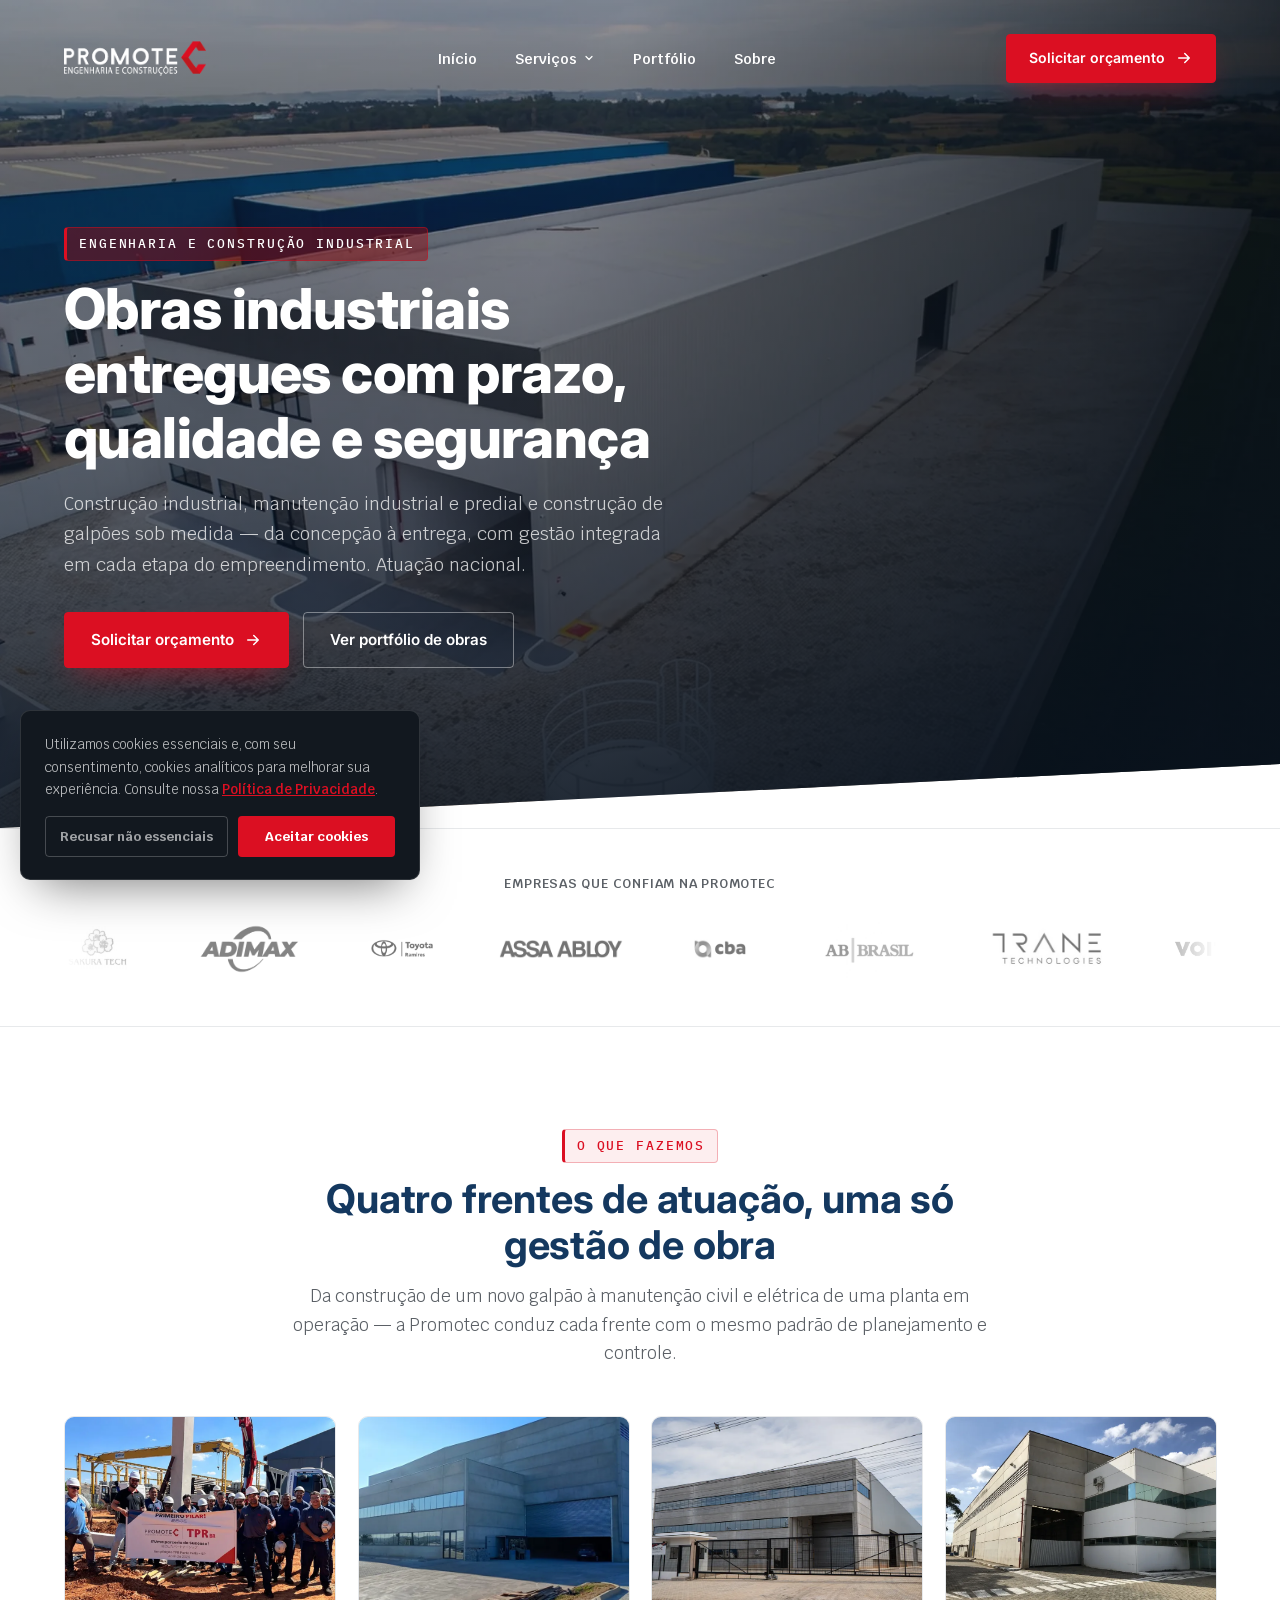
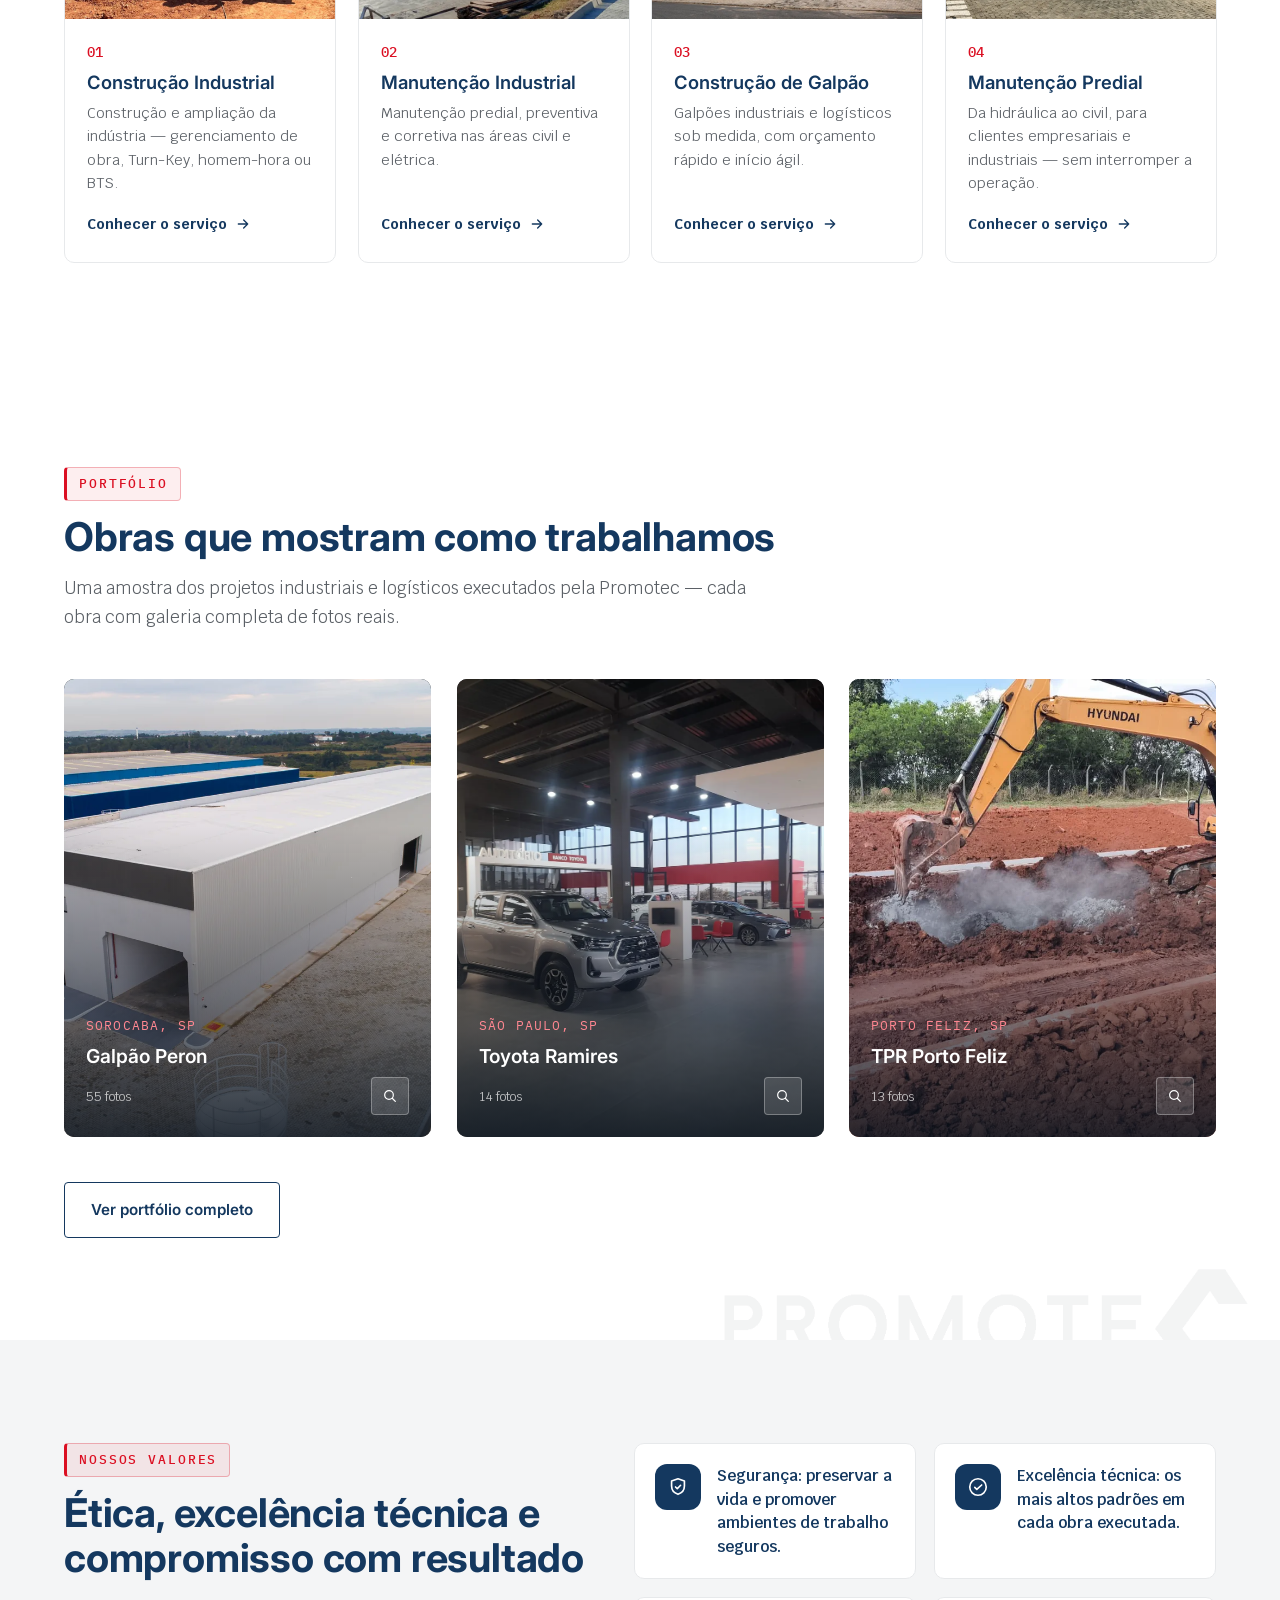
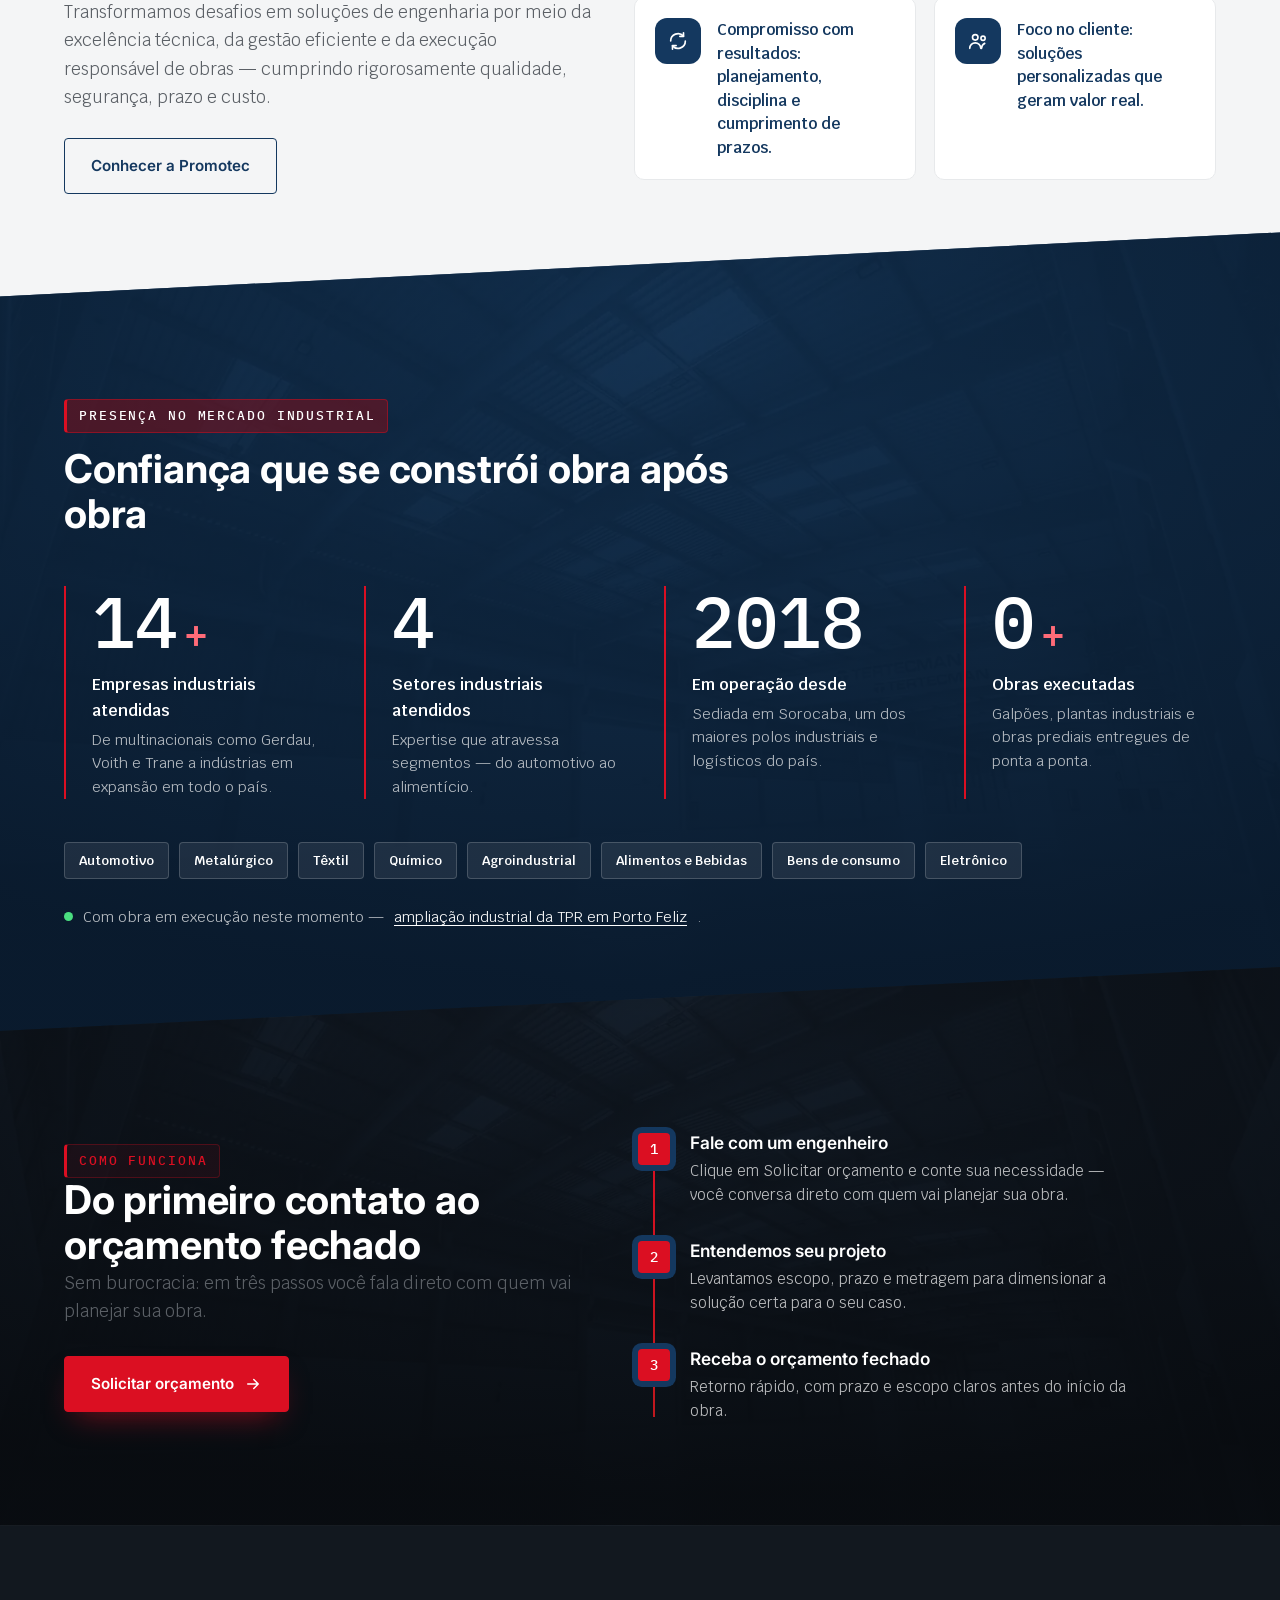
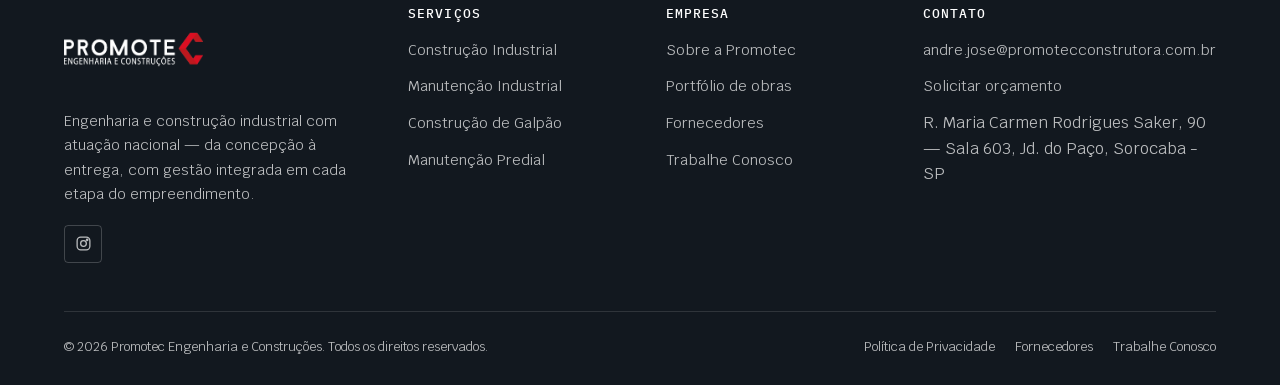
<file: Site/index.html>
<!DOCTYPE html>
<html lang="pt-BR">
<head>
<meta charset="UTF-8">
<meta name="viewport" content="width=device-width, initial-scale=1.0">
<!-- BuildV: GTM -->
<script>(function(w,d,s,l,i){w[l]=w[l]||[];w[l].push({'gtm.start':
new Date().getTime(),event:'gtm.js'});var f=d.getElementsByTagName(s)[0],
j=d.createElement(s),dl=l!='dataLayer'?'&l='+l:'';j.async=true;j.src=
'https://www.googletagmanager.com/gtm.js?id='+i+dl;f.parentNode.insertBefore(j,f);
})(window,document,'script','dataLayer','GTM-MV752TH5');</script>
<!-- /BuildV: GTM -->
<title>Promotec Engenharia e Construções — Construção e Manutenção Industrial em Sorocaba</title>
<meta name="description" content="Construção industrial, manutenção industrial e predial e construção de galpões com atuação nacional. Gestão integrada da concepção à entrega.">
<link rel="canonical" href="https://www.promotecconstrutora.com.br/">
<link rel="icon" href="favicon.png" type="image/png">
<link rel="stylesheet" href="css/styles.css?v=20260814f">
<link rel="stylesheet" href="css/motion.css?v=20260814f">
<style>
  /* Ajustes pos-motion.css — ver brief-pack.md §3 */
  html{scroll-behavior:auto}
  a{color:inherit}
  :root{--oo-green:#DB0F22}
  [data-progress]{background:linear-gradient(90deg,#DB0F22,#BF181E)}
</style>
<script>document.documentElement.setAttribute('data-motion','on')</script>
<!-- BuildV: MERLIN -->
<script src='https://scripts.gomerlin.com.br/merlin.js'></script>
<script>
  Merlin.Popup.initFromSource("https://tools.gomerlin.com.br/popup/8584e505-db4e-4447-a9d1-a08049b33b37");

  function waitForElm(selector) {
    return new Promise(function(resolve) {
      if (document.querySelector(selector)) {
        return resolve(document.querySelector(selector));
      }
      var observer = new MutationObserver(function() {
        if (document.querySelector(selector)) {
          resolve(document.querySelector(selector));
          observer.disconnect();
        }
      });
      observer.observe(document.documentElement, { childList: true, subtree: true });
    });
  }

  waitForElm('.merlin-button').then(function() {
    for (var i = 1; i <= 15; i++) {
      var el = document.getElementById('cta-merlin' + i);
      if (el) {
        el.addEventListener('click', function(e) {
          e.preventDefault();
          document.querySelector('.merlin-button').click();
        });
      }
    }
  });
</script>
<!-- /BuildV: MERLIN -->
</head>
<body>
<!-- BuildV: GTM (noscript) -->
<noscript><iframe src="https://www.googletagmanager.com/ns.html?id=GTM-MV752TH5"
height="0" width="0" style="display:none;visibility:hidden"></iframe></noscript>
<!-- /BuildV: GTM (noscript) -->
<a class="skip-link" href="#conteudo">Pular para o conteúdo</a>
<div data-progress></div>

<header class="site-header" data-hd data-bg="dark">
  <div class="container">
    <a class="brand" href="index.html" aria-label="Promotec Engenharia e Construções — página inicial">
      <img src="assets/logos/logo-white.png?v=2" alt="Promotec Engenharia e Construções" width="142" height="89">
    </a>
    <nav class="nav-desktop" aria-label="Navegação principal">
      <ul>
        <li><a data-nav-link href="index.html" aria-current="page">Início</a></li>
        <li class="has-dropdown has-mega">
          <button class="dropdown-toggle" type="button" aria-expanded="false" aria-haspopup="true" aria-controls="menu-servicos" id="toggle-servicos">
            Serviços
            <svg class="chev" viewBox="0 0 24 24" fill="none" stroke="currentColor" stroke-width="2.4" stroke-linecap="round" stroke-linejoin="round" aria-hidden="true"><path d="m6 9 6 6 6-6"/></svg>
          </button>
          <ul class="dropdown-menu mega" id="menu-servicos" role="menu" aria-labelledby="toggle-servicos">
            <li role="none"><a role="menuitem" href="construcao-industrial.html"><span class="dm-thumb"><img src="assets/img/cards/construcao-industrial.webp" alt="" loading="lazy" width="220" height="147"></span><span class="dm-title">Construção Industrial</span><span class="dm-desc">Obras e ampliações industriais</span></a></li>
            <li role="none"><a role="menuitem" href="manutencao-industrial.html"><span class="dm-thumb"><img src="assets/img/cards/manutencao-industrial.webp" alt="" loading="lazy" width="220" height="147"></span><span class="dm-title">Manutenção Industrial</span><span class="dm-desc">Civil e elétrica</span></a></li>
            <li role="none"><a role="menuitem" href="construcao-galpao.html"><span class="dm-thumb"><img src="assets/img/cards/construcao-galpao.webp" alt="" loading="lazy" width="220" height="147"></span><span class="dm-title">Construção de Galpão</span><span class="dm-desc">Galpões sob medida</span></a></li>
            <li role="none"><a role="menuitem" href="manutencao-predial.html"><span class="dm-thumb"><img src="assets/img/cards/manutencao-predial.webp" alt="" loading="lazy" width="220" height="147"></span><span class="dm-title">Manutenção Predial</span><span class="dm-desc">Da hidráulica ao civil</span></a></li>
          </ul>
        </li>
        <li><a data-nav-link href="portfolio.html">Portfólio</a></li>
        <li><a data-nav-link href="sobre.html">Sobre</a></li>
      </ul>
    </nav>
    <div class="header-actions">
      <a class="btn btn-primary" id="cta-merlin1" href="#1">
        Solicitar orçamento
        <svg viewBox="0 0 24 24" fill="none" stroke="currentColor" stroke-width="2" stroke-linecap="round" stroke-linejoin="round" aria-hidden="true"><path d="M5 12h14M13 6l6 6-6 6"/></svg>
      </a>
      <button data-nav-toggle type="button" aria-label="Abrir menu" aria-expanded="false" aria-controls="mobileMenu">
        <svg viewBox="0 0 24 24" fill="none" stroke="currentColor" stroke-width="2" stroke-linecap="round" aria-hidden="true"><path d="M4 6h16M4 12h16M4 18h16"/></svg>
      </button>
    </div>
  </div>
</header>

<div data-mobile-menu id="mobileMenu" aria-hidden="true">
  <div class="mm-top">
    <a href="index.html" aria-label="Promotec — início"><img src="assets/logos/logo-white.png?v=2" alt="Promotec Engenharia e Construções" width="82" height="51"></a>
    <button data-menu-close type="button" aria-label="Fechar menu">
      <svg viewBox="0 0 24 24" fill="none" stroke="currentColor" stroke-width="2" stroke-linecap="round" aria-hidden="true"><path d="M6 6l12 12M18 6 6 18"/></svg>
    </button>
  </div>
  <nav aria-label="Navegação mobile">
    <a href="index.html">Início</a>
    <div class="mm-sub">
      <a href="construcao-industrial.html"><img src="assets/img/cards/construcao-industrial.webp" alt="" width="56" height="36" loading="lazy"><span>Construção Industrial</span></a>
      <a href="manutencao-industrial.html"><img src="assets/img/cards/manutencao-industrial.webp" alt="" width="56" height="36" loading="lazy"><span>Manutenção Industrial</span></a>
      <a href="construcao-galpao.html"><img src="assets/img/cards/construcao-galpao.webp" alt="" width="56" height="36" loading="lazy"><span>Construção de Galpão</span></a>
      <a href="manutencao-predial.html"><img src="assets/img/cards/manutencao-predial.webp" alt="" width="56" height="36" loading="lazy"><span>Manutenção Predial</span></a>
    </div>
    <a href="portfolio.html">Portfólio</a>
    <a href="sobre.html">Sobre</a>
  </nav>
  <div class="mm-cta">
    <a class="btn btn-primary btn-block" id="cta-merlin2" href="#2">Solicitar orçamento</a>
  </div>
</div>

<main id="conteudo">

  <section class="hero" id="hero" data-hero data-bg="dark">
    <div class="hero-media">
      <img src="assets/img/hero/home-v2.webp" alt="" loading="eager" width="2000" height="1124">
    </div>
    <div data-hero-fx class="hero-fx">
      <div class="container">
        <div class="hero-content" data-reveal>
          <span class="eyebrow">Engenharia e construção industrial</span>
          <h1 data-hero-h>Obras industriais entregues com prazo, qualidade e segurança</h1>
          <p class="lede">Construção industrial, manutenção industrial e predial e construção de galpões sob medida — da concepção à entrega, com gestão integrada em cada etapa do empreendimento. Atuação nacional.</p>
          <div class="hero-actions">
            <a class="btn btn-primary" id="cta-merlin3" href="#3">
              Solicitar orçamento
              <svg viewBox="0 0 24 24" fill="none" stroke="currentColor" stroke-width="2" stroke-linecap="round" stroke-linejoin="round" aria-hidden="true"><path d="M5 12h14M13 6l6 6-6 6"/></svg>
            </a>
            <a class="btn btn-on-dark" href="portfolio.html">Ver portfólio de obras</a>
          </div>
        </div>
      </div>
    </div>
  </section>

  <section class="logos-strip" data-bg="light">
    <div class="container">
      <p class="strip-label">Empresas que confiam na Promotec</p>
      <div class="marquee" role="group" aria-label="Logotipos de clientes atendidos pela Promotec">
        <div class="marquee-track">
          <img src="assets/logos/clientes/sakura-tech.webp" alt="Sakura Tech" width="120" height="34">
          <img src="assets/logos/clientes/adimax.webp" alt="Adimax" width="120" height="34">
          <img src="assets/logos/clientes/toyota-ramires.webp" alt="Toyota Ramires" width="120" height="34">
          <img src="assets/logos/clientes/assa-abloy.webp" alt="Assa Abloy" width="120" height="34">
          <img src="assets/logos/clientes/cba.webp" alt="CBA" width="120" height="34">
          <img src="assets/logos/clientes/ab-brasil.webp" alt="AB Brasil" width="120" height="34">
          <img src="assets/logos/clientes/trane.webp" alt="Trane" width="120" height="34">
          <img src="assets/logos/clientes/voith.webp" alt="Voith" width="120" height="34">
          <img src="assets/logos/clientes/fulwood.webp" alt="Fulwood Condomínios Logísticos e Industriais" width="120" height="34">
          <img src="assets/logos/clientes/bm-administradora.webp" alt="BM Administradora" width="120" height="34">
          <img src="assets/logos/clientes/bql.webp" alt="BQL Biolub Química" width="120" height="34">
          <img src="assets/logos/clientes/gerdau.webp" alt="Gerdau" width="120" height="34">
          <img src="assets/logos/clientes/guiguel-plastic.webp" alt="Guiguel Plastic" width="120" height="34">
          <img src="assets/logos/clientes/peron-administradora.webp" alt="Peron Administradora" width="120" height="34">
          <img src="assets/logos/clientes/pasifer.webp" alt="Pasifer Aços Especiais" width="120" height="34">
          <img src="assets/logos/clientes/tertecman.webp" alt="Tertecman" width="120" height="34">
          <img src="assets/logos/clientes/tpr-br.webp" alt="TPR BR / Grovela" width="120" height="34">
          <img src="assets/logos/clientes/wec-cabos.webp" alt="WEC Cabos" width="120" height="34">
          <!-- duplicado para loop continuo do marquee (decorativo, mesmo conteudo) -->
          <img src="assets/logos/clientes/sakura-tech.webp" alt="" aria-hidden="true" width="120" height="34">
          <img src="assets/logos/clientes/adimax.webp" alt="" aria-hidden="true" width="120" height="34">
          <img src="assets/logos/clientes/toyota-ramires.webp" alt="" aria-hidden="true" width="120" height="34">
          <img src="assets/logos/clientes/assa-abloy.webp" alt="" aria-hidden="true" width="120" height="34">
          <img src="assets/logos/clientes/cba.webp" alt="" aria-hidden="true" width="120" height="34">
          <img src="assets/logos/clientes/ab-brasil.webp" alt="" aria-hidden="true" width="120" height="34">
          <img src="assets/logos/clientes/trane.webp" alt="" aria-hidden="true" width="120" height="34">
          <img src="assets/logos/clientes/voith.webp" alt="" aria-hidden="true" width="120" height="34">
          <img src="assets/logos/clientes/fulwood.webp" alt="" aria-hidden="true" width="120" height="34">
          <img src="assets/logos/clientes/bm-administradora.webp" alt="" aria-hidden="true" width="120" height="34">
          <img src="assets/logos/clientes/bql.webp" alt="" aria-hidden="true" width="120" height="34">
          <img src="assets/logos/clientes/gerdau.webp" alt="" aria-hidden="true" width="120" height="34">
          <img src="assets/logos/clientes/guiguel-plastic.webp" alt="" aria-hidden="true" width="120" height="34">
          <img src="assets/logos/clientes/peron-administradora.webp" alt="" aria-hidden="true" width="120" height="34">
          <img src="assets/logos/clientes/pasifer.webp" alt="" aria-hidden="true" width="120" height="34">
          <img src="assets/logos/clientes/tertecman.webp" alt="" aria-hidden="true" width="120" height="34">
          <img src="assets/logos/clientes/tpr-br.webp" alt="" aria-hidden="true" width="120" height="34">
          <img src="assets/logos/clientes/wec-cabos.webp" alt="" aria-hidden="true" width="120" height="34">
        </div>
      </div>
    </div>
  </section>

  <section class="section" id="servicos" data-bg="light">
    <div>
      <div class="container">
        <div class="section-head center">
          <span class="eyebrow">O que fazemos</span>
          <h2>Quatro frentes de atuação, uma só gestão de obra</h2>
          <p class="lede">Da construção de um novo galpão à manutenção civil e elétrica de uma planta em operação — a Promotec conduz cada frente com o mesmo padrão de planejamento e controle.</p>
        </div>
        <div class="svc-grid">
          <a class="card-servico" data-reveal href="construcao-industrial.html">
            <div class="cs-media"><img src="assets/img/cards/construcao-industrial.webp" alt="Ampliação industrial executada pela Promotec em Porto Feliz, SP" width="900" height="675" loading="lazy"></div>
            <div class="cs-body">
              <span class="cs-num">01</span>
              <h3>Construção Industrial</h3>
              <p>Construção e ampliação da indústria — gerenciamento de obra, Turn-Key, homem-hora ou BTS.</p>
              <span class="cs-link">Conhecer o serviço <svg viewBox="0 0 24 24" fill="none" stroke="currentColor" stroke-width="2" stroke-linecap="round" stroke-linejoin="round" aria-hidden="true"><path d="M5 12h14M13 6l6 6-6 6"/></svg></span>
            </div>
          </a>
          <a class="card-servico" data-reveal href="manutencao-industrial.html">
            <div class="cs-media"><img src="assets/img/cards/manutencao-industrial.webp" alt="Interior de planta industrial em manutenção civil, projeto LSVB Aparecidinha" width="900" height="506" loading="lazy"></div>
            <div class="cs-body">
              <span class="cs-num">02</span>
              <h3>Manutenção Industrial</h3>
              <p>Manutenção predial, preventiva e corretiva nas áreas civil e elétrica.</p>
              <span class="cs-link">Conhecer o serviço <svg viewBox="0 0 24 24" fill="none" stroke="currentColor" stroke-width="2" stroke-linecap="round" stroke-linejoin="round" aria-hidden="true"><path d="M5 12h14M13 6l6 6-6 6"/></svg></span>
            </div>
          </a>
          <a class="card-servico" data-reveal href="construcao-galpao.html">
            <div class="cs-media"><img src="assets/img/cards/construcao-galpao.webp" alt="Fachada do Galpão AVK construído pela Promotec" width="900" height="600" loading="lazy"></div>
            <div class="cs-body">
              <span class="cs-num">03</span>
              <h3>Construção de Galpão</h3>
              <p>Galpões industriais e logísticos sob medida, com orçamento rápido e início ágil.</p>
              <span class="cs-link">Conhecer o serviço <svg viewBox="0 0 24 24" fill="none" stroke="currentColor" stroke-width="2" stroke-linecap="round" stroke-linejoin="round" aria-hidden="true"><path d="M5 12h14M13 6l6 6-6 6"/></svg></span>
            </div>
          </a>
          <a class="card-servico" data-reveal href="manutencao-predial.html">
            <div class="cs-media"><img src="assets/img/cards/manutencao-predial.webp" alt="Fachada predial em manutenção, projeto Vidrak" width="900" height="600" loading="lazy"></div>
            <div class="cs-body">
              <span class="cs-num">04</span>
              <h3>Manutenção Predial</h3>
              <p>Da hidráulica ao civil, para clientes empresariais e industriais — sem interromper a operação.</p>
              <span class="cs-link">Conhecer o serviço <svg viewBox="0 0 24 24" fill="none" stroke="currentColor" stroke-width="2" stroke-linecap="round" stroke-linejoin="round" aria-hidden="true"><path d="M5 12h14M13 6l6 6-6 6"/></svg></span>
            </div>
          </a>
        </div>
      </div>
    </div>
  </section>

  <section class="section section-wm" id="portfolio-preview" data-bg="light">
    <div class="container">
      <div class="section-head" data-reveal>
        <span class="eyebrow">Portfólio</span>
        <h2>Obras que mostram como trabalhamos</h2>
        <p class="lede">Uma amostra dos projetos industriais e logísticos executados pela Promotec — cada obra com galeria completa de fotos reais.</p>
      </div>
      <div class="portfolio-grid">
        <a class="portfolio-card" data-reveal="fig" href="portfolio.html#galpao-peron">
          <div class="pf-media"><img src="assets/img/portfolio/galpao-peron/01.webp" alt="Vista aérea do Galpão Peron, obra industrial executada pela Promotec" loading="lazy"></div>
          <div class="pf-veil"></div>
          <div class="pf-body">
            <span class="pf-eyebrow">Sorocaba, SP</span>
            <h3>Galpão Peron</h3>
            <div class="pf-meta"><small>55 fotos</small><span class="pf-zoom"><svg viewBox="0 0 24 24" fill="none" stroke="currentColor" stroke-width="1.8" stroke-linecap="round" stroke-linejoin="round" aria-hidden="true"><circle cx="10.5" cy="10.5" r="6.5"/><path d="m20 20-4.3-4.3"/></svg></span></div>
          </div>
        </a>
        <a class="portfolio-card" data-reveal="fig" href="portfolio.html#toyota-ramires">
          <div class="pf-media"><img src="assets/img/portfolio/toyota-ramires/01.webp" alt="Showroom concluído da concessionária Toyota Ramires" loading="lazy"></div>
          <div class="pf-veil"></div>
          <div class="pf-body">
            <span class="pf-eyebrow">São Paulo, SP</span>
            <h3>Toyota Ramires</h3>
            <div class="pf-meta"><small>14 fotos</small><span class="pf-zoom"><svg viewBox="0 0 24 24" fill="none" stroke="currentColor" stroke-width="1.8" stroke-linecap="round" stroke-linejoin="round" aria-hidden="true"><circle cx="10.5" cy="10.5" r="6.5"/><path d="m20 20-4.3-4.3"/></svg></span></div>
          </div>
        </a>
        <a class="portfolio-card" data-reveal="fig" href="portfolio.html#tpr-porto-feliz">
          <div class="pf-media"><img src="assets/img/portfolio/tpr-porto-feliz/01.webp" alt="Ampliação industrial em execução, projeto TPR Porto Feliz" loading="lazy"></div>
          <div class="pf-veil"></div>
          <div class="pf-body">
            <span class="pf-eyebrow">Porto Feliz, SP</span>
            <h3>TPR Porto Feliz</h3>
            <div class="pf-meta"><small>13 fotos</small><span class="pf-zoom"><svg viewBox="0 0 24 24" fill="none" stroke="currentColor" stroke-width="1.8" stroke-linecap="round" stroke-linejoin="round" aria-hidden="true"><circle cx="10.5" cy="10.5" r="6.5"/><path d="m20 20-4.3-4.3"/></svg></span></div>
          </div>
        </a>
      </div>
      <div class="section-foot" data-reveal>
        <a class="btn btn-secondary" href="portfolio.html">Ver portfólio completo</a>
      </div>
    </div>
  </section>

  <section class="section section-alt" id="valores">
    <div class="container split-diff" style="grid-template-columns:1fr 1.1fr">
      <div class="split-text" data-reveal="left" data-rv="left">
        <span class="eyebrow">Nossos valores</span>
        <h2>Ética, excelência técnica e compromisso com resultado</h2>
        <p class="lede">Transformamos desafios em soluções de engenharia por meio da excelência técnica, da gestão eficiente e da execução responsável de obras — cumprindo rigorosamente qualidade, segurança, prazo e custo.</p>
        <a class="btn btn-secondary" href="sobre.html">Conhecer a Promotec</a>
      </div>
      <div class="diff-list" style="grid-template-columns:repeat(2,1fr)" data-rv="right">
        <div class="diff-item" data-reveal>
          <span class="diff-icon"><svg viewBox="0 0 24 24" fill="none" stroke="currentColor" stroke-width="1.8" stroke-linecap="round" stroke-linejoin="round" aria-hidden="true"><path d="M12 3 5 5.5V11c0 4.5 3 7.7 7 9 4-1.3 7-4.5 7-9V5.5L12 3Z"/><path d="m9.3 12 1.9 1.9 3.6-3.8"/></svg></span>
          <p>Segurança: preservar a vida e promover ambientes de trabalho seguros.</p>
        </div>
        <div class="diff-item" data-reveal>
          <span class="diff-icon"><svg viewBox="0 0 24 24" fill="none" stroke="currentColor" stroke-width="1.8" stroke-linecap="round" stroke-linejoin="round" aria-hidden="true"><circle cx="12" cy="12" r="9"/><path d="m8.5 12.5 2.2 2.2L16 9.8"/></svg></span>
          <p>Excelência técnica: os mais altos padrões em cada obra executada.</p>
        </div>
        <div class="diff-item" data-reveal>
          <span class="diff-icon"><svg viewBox="0 0 24 24" fill="none" stroke="currentColor" stroke-width="1.8" stroke-linecap="round" stroke-linejoin="round" aria-hidden="true"><path d="M4 12a8 8 0 0 1 14-5.3M20 12a8 8 0 0 1-14 5.3"/><path d="M18 3v4h-4M6 21v-4h4"/></svg></span>
          <p>Compromisso com resultados: planejamento, disciplina e cumprimento de prazos.</p>
        </div>
        <div class="diff-item" data-reveal>
          <span class="diff-icon"><svg viewBox="0 0 24 24" fill="none" stroke="currentColor" stroke-width="1.8" stroke-linecap="round" stroke-linejoin="round" aria-hidden="true"><circle cx="9" cy="8" r="3"/><path d="M3 20c0-3.3 2.7-6 6-6s6 2.7 6 6"/><circle cx="17.5" cy="9" r="2.3"/><path d="M15.8 20c.2-2.6 1.6-4.6 3.5-5.4"/></svg></span>
          <p>Foco no cliente: soluções personalizadas que geram valor real.</p>
        </div>
      </div>
    </div>
  </section>

  <section class="section bg-dark" id="numeros">
    <div class="container">
      <div class="section-head" data-reveal>
        <span class="eyebrow">Presença no mercado industrial</span>
        <h2>Confiança que se constrói obra após obra</h2>
      </div>
      <div class="nums-grid" data-nums>
        <div class="num-item" data-num-item data-reveal>
          <div class="num-value"><span data-count="18">0</span><span class="num-suffix">+</span></div>
          <p class="num-label"><strong>Empresas industriais atendidas</strong>De multinacionais como Gerdau, Voith e Trane a indústrias em expansão em todo o país.</p>
        </div>
        <div class="num-item" data-num-item data-reveal>
          <div class="num-value"><span data-count="8">0</span></div>
          <p class="num-label"><strong>Setores industriais atendidos</strong>Expertise que atravessa segmentos — do automotivo ao alimentício.</p>
        </div>
        <div class="num-item" data-num-item data-reveal>
          <div class="num-value">2018</div>
          <p class="num-label"><strong>Em operação desde</strong>Sediada em Sorocaba, um dos maiores polos industriais e logísticos do país.</p>
        </div>
        <div class="num-item" data-num-item data-reveal>
          <div class="num-value"><span data-count="74">0</span><span class="num-suffix">+</span></div>
          <p class="num-label"><strong>Obras executadas</strong>Galpões, plantas industriais e obras prediais entregues de ponta a ponta.</p>
        </div>
      </div>
      <div class="segments-tags" data-reveal>
        <span>Automotivo</span><span>Metalúrgico</span><span>Têxtil</span><span>Químico</span>
        <span>Agroindustrial</span><span>Alimentos e Bebidas</span><span>Bens de consumo</span><span>Eletrônico</span>
      </div>
      <p class="nums-note" data-reveal><span class="live-dot" aria-hidden="true"></span>Com obra em execução neste momento — <a href="portfolio.html#tpr-porto-feliz">ampliação industrial da TPR em Porto Feliz</a>.</p>
    </div>
  </section>

  <section class="section bg-charcoal" id="contato">
    <div class="container">
      <div class="how-block" style="grid-template-columns:1fr 1.1fr">
        <div data-reveal="left" data-rv="left">
          <span class="eyebrow">Como funciona</span>
          <h2 style="color:#fff">Do primeiro contato ao orçamento fechado</h2>
          <p class="lede">Sem burocracia: em três passos você fala direto com quem vai planejar sua obra.</p>
          <div class="how-cta">
            <a class="btn btn-primary" id="cta-merlin4" href="#4">
              Solicitar orçamento
              <svg viewBox="0 0 24 24" fill="none" stroke="currentColor" stroke-width="2" stroke-linecap="round" stroke-linejoin="round" aria-hidden="true"><path d="M5 12h14M13 6l6 6-6 6"/></svg>
            </a>
          </div>
        </div>
        <ol class="how-steps" data-rv="right">
          <span class="how-line" aria-hidden="true"></span>
          <li class="how-step"><span class="how-dot">1</span><h4>Fale com um engenheiro</h4><p>Clique em Solicitar orçamento e conte sua necessidade — você conversa direto com quem vai planejar sua obra.</p></li>
          <li class="how-step"><span class="how-dot">2</span><h4>Entendemos seu projeto</h4><p>Levantamos escopo, prazo e metragem para dimensionar a solução certa para o seu caso.</p></li>
          <li class="how-step"><span class="how-dot">3</span><h4>Receba o orçamento fechado</h4><p>Retorno rápido, com prazo e escopo claros antes do início da obra.</p></li>
        </ol>
      </div>
    </div>
  </section>

</main>

<footer class="footer" data-bg="dark">
  <div class="container">
    <div class="footer-grid">
      <div class="footer-brand">
        <img src="assets/logos/logo-white.png?v=2" alt="Promotec Engenharia e Construções" width="139" height="87">
        <p>Engenharia e construção industrial com atuação nacional — da concepção à entrega, com gestão integrada em cada etapa do empreendimento.</p>
        <div class="footer-social">
          <a href="https://www.instagram.com/promotecconstrutora/" target="_blank" rel="noopener" aria-label="Promotec Engenharia no Instagram (abre em nova aba)">
            <svg viewBox="0 0 24 24" fill="none" stroke="currentColor" stroke-width="1.8" aria-hidden="true"><rect x="3" y="3" width="18" height="18" rx="5"/><circle cx="12" cy="12" r="4"/><circle cx="17.2" cy="6.8" r="1"/></svg>
          </a>
        </div>
      </div>
      <div class="footer-col">
        <h5>Serviços</h5>
        <ul>
          <li><a href="construcao-industrial.html">Construção Industrial</a></li>
          <li><a href="manutencao-industrial.html">Manutenção Industrial</a></li>
          <li><a href="construcao-galpao.html">Construção de Galpão</a></li>
          <li><a href="manutencao-predial.html">Manutenção Predial</a></li>
        </ul>
      </div>
      <div class="footer-col">
        <h5>Empresa</h5>
        <ul>
          <li><a href="sobre.html">Sobre a Promotec</a></li>
          <li><a href="portfolio.html">Portfólio de obras</a></li>
          <li><a href="fornecedores/">Fornecedores</a></li>
          <li><a href="trabalhe-conosco/">Trabalhe Conosco</a></li>
        </ul>
      </div>
      <div class="footer-col">
        <h5>Contato</h5>
        <ul>
          <li><a href="mailto:andre.jose@promotecconstrutora.com.br">andre.jose@promotecconstrutora.com.br</a></li>
          <li><a id="cta-merlin5" href="#5">Solicitar orçamento</a></li>
          <li>R. Maria Carmen Rodrigues Saker, 90 — Sala 603, Jd. do Paço, Sorocaba - SP</li>
        </ul>
      </div>
    </div>
    <div class="footer-bottom">
      <p>&copy; 2026 Promotec Engenharia e Construções. Todos os direitos reservados.</p>
      <ul>
        <li><a href="#" data-modal="privacyOverlay">Política de Privacidade</a></li>
        <li><a href="fornecedores/">Fornecedores</a></li>
        <li><a href="trabalhe-conosco/">Trabalhe Conosco</a></li>
      </ul>
    </div>
  </div>
</footer>

<!-- MODAL: POLITICA DE PRIVACIDADE (LGPD) -->
<div class="privacy-overlay" id="privacyOverlay" role="dialog" aria-modal="true" aria-labelledby="privacyTitle">
  <div class="privacy-modal">
    <div class="privacy-header">
      <h2 id="privacyTitle">Política de Privacidade</h2>
      <button class="privacy-close" id="privacyClose" type="button" aria-label="Fechar política de privacidade">&#x2715;</button>
    </div>
    <div class="privacy-body">
      <p>A <strong>Promotec Engenharia e Construções</strong> está comprometida com a proteção dos seus dados pessoais, em conformidade com a <strong>LGPD (Lei nº 13.709/2018)</strong>.</p>
      <h3>1. Dados coletados</h3>
      <p>Coletamos apenas os dados fornecidos voluntariamente nos formulários do site (Fornecedores e Trabalhe Conosco): nome, e-mail, telefone e arquivos anexados (proposta ou currículo).</p>
      <h3>2. Finalidade</h3>
      <ul><li>Responder à sua solicitação de orçamento ou candidatura</li><li>Avaliar cadastro de fornecedores e currículos recebidos</li><li>Enviar comunicações relacionadas ao contato realizado</li><li>Cumprir obrigações legais</li></ul>
      <h3>3. Compartilhamento</h3>
      <p>Seus dados não são vendidos nem compartilhados com terceiros, exceto quando exigido por lei ou autoridade competente.</p>
      <h3>4. Armazenamento e segurança</h3>
      <p>Os dados são armazenados em banco de dados com acesso restrito. Arquivos anexados são validados por tipo e tamanho e protegidos contra execução de código.</p>
      <h3>5. Cookies</h3>
      <p>Utilizamos cookies essenciais ao funcionamento do site e, mediante seu consentimento, cookies analíticos para entender o uso do site. Você pode recusar os cookies não essenciais no banner de consentimento.</p>
      <h3>6. Seus direitos (LGPD)</h3>
      <ul><li>Confirmar a existência de tratamento de dados</li><li>Acessar, corrigir ou solicitar a exclusão dos seus dados</li><li>Revogar o consentimento a qualquer momento</li></ul>
      <h3>7. Contato do controlador</h3>
      <p><strong>Promotec Engenharia e Construções</strong><br>andre.jose@promotecconstrutora.com.br<br>R. Maria Carmen Rodrigues Saker, 90, Sala 603 — Jd. do Paço, Sorocaba - SP</p>
      <p style="color:var(--color-gray-600);font-size:11px;margin-top:24px">Última atualização: julho de 2026.</p>
    </div>
  </div>
</div>

<!-- COOKIE NOTICE (LGPD) -->
<div class="cookie-notice" id="cookieNotice" role="region" aria-label="Aviso de cookies">
  <p>Utilizamos cookies essenciais e, com seu consentimento, cookies analíticos para melhorar sua experiência. Consulte nossa <button type="button" data-modal="privacyOverlay">Política de Privacidade</button>.</p>
  <div class="cookie-actions">
    <button type="button" class="cookie-btn cookie-btn--decline" id="cookieDecline">Recusar não essenciais</button>
    <button type="button" class="cookie-btn cookie-btn--accept" id="cookieAccept">Aceitar cookies</button>
  </div>
</div>

<script src="js/motion.js?v=20260814f"></script>
<script src="js/app.js?v=20260814f"></script>
</body>
</html>
</file>
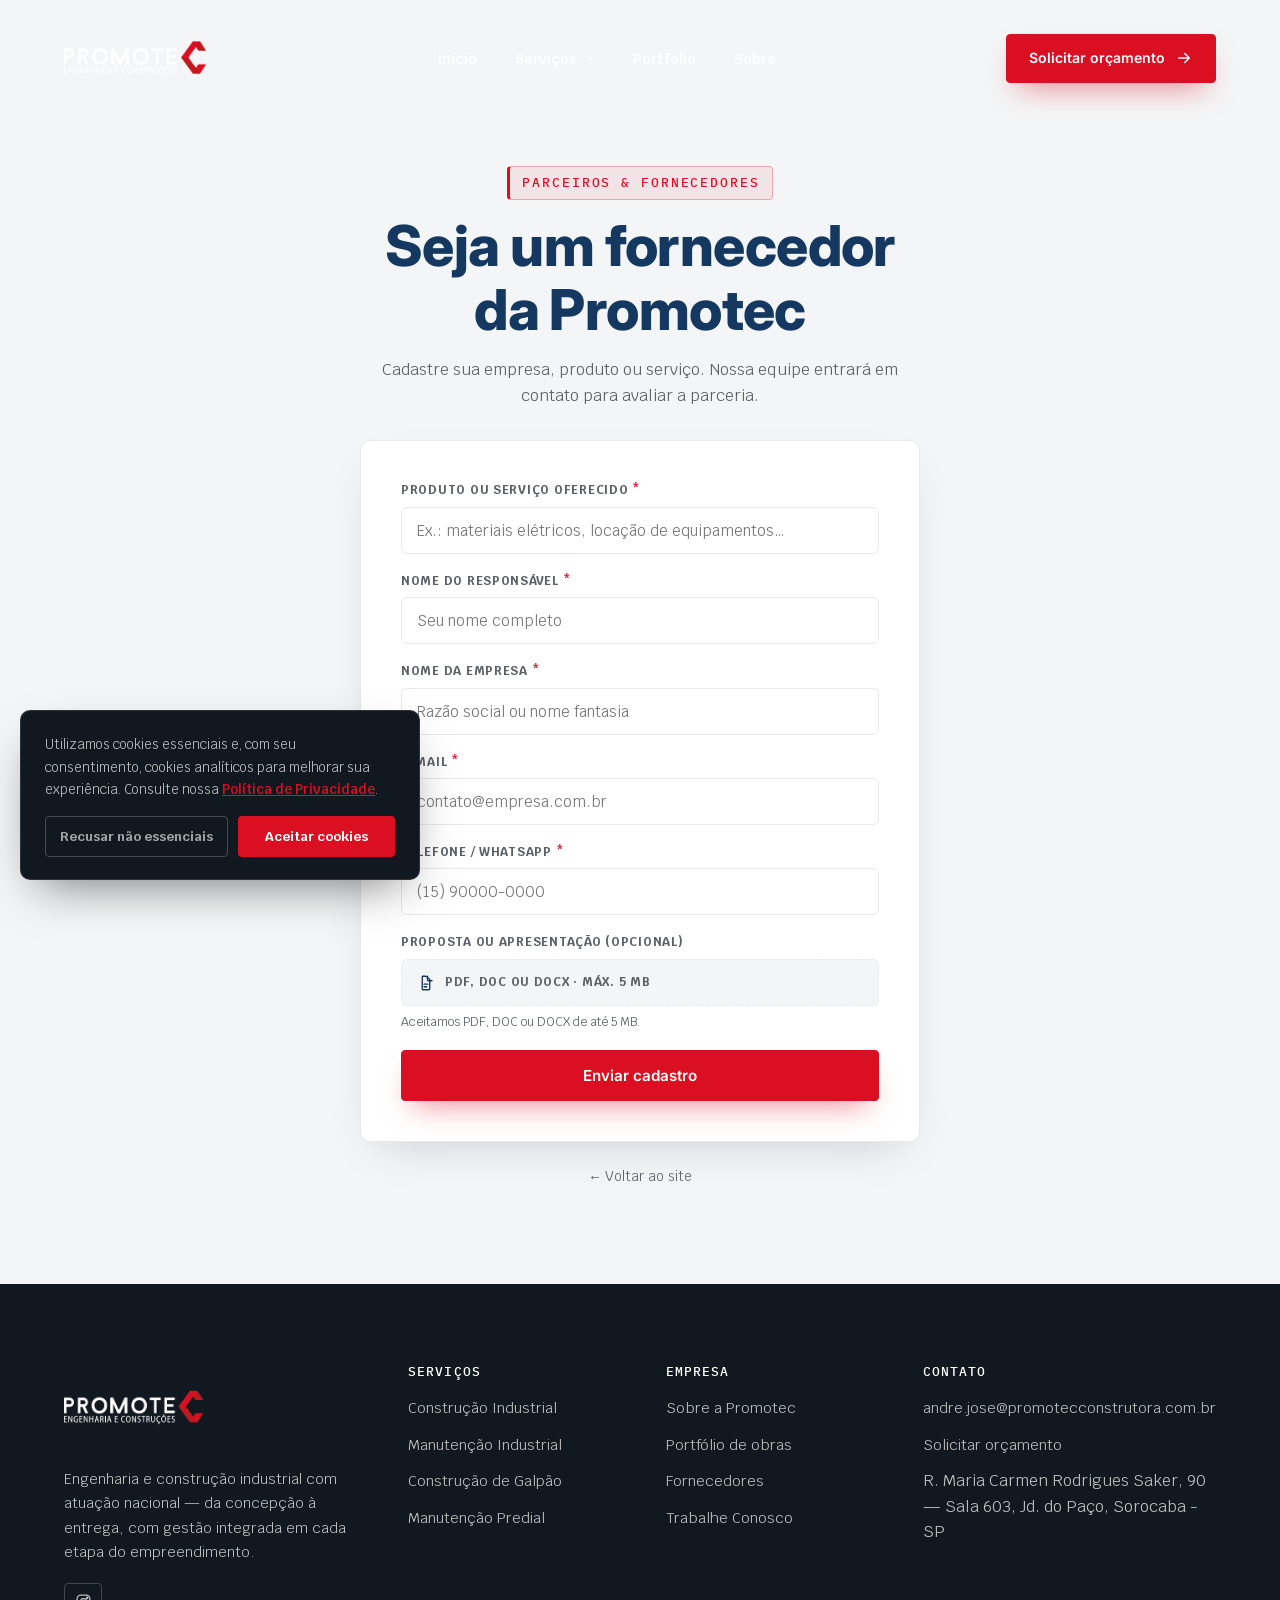
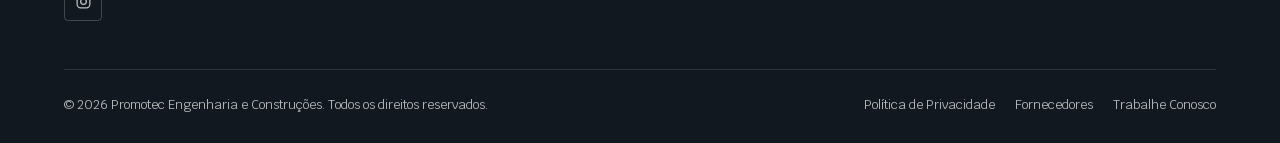
<file: Site/fornecedores/index.html>
<!DOCTYPE html>
<html lang="pt-BR">
<head>
<meta charset="UTF-8">
<meta name="viewport" content="width=device-width, initial-scale=1.0">
<!-- BuildV: GTM -->
<script>(function(w,d,s,l,i){w[l]=w[l]||[];w[l].push({'gtm.start':
new Date().getTime(),event:'gtm.js'});var f=d.getElementsByTagName(s)[0],
j=d.createElement(s),dl=l!='dataLayer'?'&l='+l:'';j.async=true;j.src=
'https://www.googletagmanager.com/gtm.js?id='+i+dl;f.parentNode.insertBefore(j,f);
})(window,document,'script','dataLayer','GTM-MV752TH5');</script>
<!-- /BuildV: GTM -->
<title>Seja um Fornecedor — Promotec Engenharia e Construções</title>
<meta name="description" content="Cadastre sua empresa, produto ou serviço e torne-se um fornecedor da Promotec Engenharia e Construções.">
<link rel="canonical" href="https://www.promotecconstrutora.com.br/fornecedores/">
<meta name="robots" content="noindex, nofollow">
<link rel="icon" href="../favicon.png" type="image/png">
<link rel="stylesheet" href="../css/styles.css?v=20260814f">
<link rel="stylesheet" href="../css/motion.css?v=20260814f">
<style>
  html{scroll-behavior:auto}
  a{color:inherit}
  :root{--oo-green:#DB0F22}
  [data-progress]{background:linear-gradient(90deg,#DB0F22,#BF181E)}
</style>
<script>document.documentElement.setAttribute('data-motion','on')</script>
<!-- BuildV: MERLIN -->
<script src='https://scripts.gomerlin.com.br/merlin.js'></script>
<script>
  Merlin.Popup.initFromSource("https://tools.gomerlin.com.br/popup/8584e505-db4e-4447-a9d1-a08049b33b37");

  function waitForElm(selector) {
    return new Promise(function(resolve) {
      if (document.querySelector(selector)) {
        return resolve(document.querySelector(selector));
      }
      var observer = new MutationObserver(function() {
        if (document.querySelector(selector)) {
          resolve(document.querySelector(selector));
          observer.disconnect();
        }
      });
      observer.observe(document.documentElement, { childList: true, subtree: true });
    });
  }

  waitForElm('.merlin-button').then(function() {
    for (var i = 1; i <= 15; i++) {
      var el = document.getElementById('cta-merlin' + i);
      if (el) {
        el.addEventListener('click', function(e) {
          e.preventDefault();
          document.querySelector('.merlin-button').click();
        });
      }
    }
  });
</script>
<!-- /BuildV: MERLIN -->
</head>
<body>
<!-- BuildV: GTM (noscript) -->
<noscript><iframe src="https://www.googletagmanager.com/ns.html?id=GTM-MV752TH5"
height="0" width="0" style="display:none;visibility:hidden"></iframe></noscript>
<!-- /BuildV: GTM (noscript) -->
<a class="skip-link" href="#conteudo">Pular para o conteúdo</a>
<div data-progress></div>

<header class="site-header" data-hd data-bg="dark">
  <div class="container">
    <a class="brand" href="../index.html" aria-label="Promotec Engenharia e Construções — página inicial">
      <img src="../assets/logos/logo-white.png?v=2" alt="Promotec Engenharia e Construções" width="142" height="89">
    </a>
    <nav class="nav-desktop" aria-label="Navegação principal">
      <ul>
        <li><a data-nav-link href="../index.html">Início</a></li>
        <li class="has-dropdown has-mega">
          <button class="dropdown-toggle" type="button" aria-expanded="false" aria-haspopup="true" aria-controls="menu-servicos" id="toggle-servicos">
            Serviços
            <svg class="chev" viewBox="0 0 24 24" fill="none" stroke="currentColor" stroke-width="2.4" stroke-linecap="round" stroke-linejoin="round" aria-hidden="true"><path d="m6 9 6 6 6-6"/></svg>
          </button>
          <ul class="dropdown-menu mega" id="menu-servicos" role="menu" aria-labelledby="toggle-servicos">
            <li role="none"><a role="menuitem" href="../construcao-industrial.html"><span class="dm-thumb"><img src="../assets/img/cards/construcao-industrial.webp" alt="" loading="lazy" width="220" height="147"></span><span class="dm-title">Construção Industrial</span><span class="dm-desc">Obras e ampliações industriais</span></a></li>
            <li role="none"><a role="menuitem" href="../manutencao-industrial.html"><span class="dm-thumb"><img src="../assets/img/cards/manutencao-industrial.webp" alt="" loading="lazy" width="220" height="147"></span><span class="dm-title">Manutenção Industrial</span><span class="dm-desc">Civil e elétrica</span></a></li>
            <li role="none"><a role="menuitem" href="../construcao-galpao.html"><span class="dm-thumb"><img src="../assets/img/cards/construcao-galpao.webp" alt="" loading="lazy" width="220" height="147"></span><span class="dm-title">Construção de Galpão</span><span class="dm-desc">Galpões sob medida</span></a></li>
            <li role="none"><a role="menuitem" href="../manutencao-predial.html"><span class="dm-thumb"><img src="../assets/img/cards/manutencao-predial.webp" alt="" loading="lazy" width="220" height="147"></span><span class="dm-title">Manutenção Predial</span><span class="dm-desc">Da hidráulica ao civil</span></a></li>
          </ul>
        </li>
        <li><a data-nav-link href="../portfolio.html">Portfólio</a></li>
        <li><a data-nav-link href="../sobre.html">Sobre</a></li>
      </ul>
    </nav>
    <div class="header-actions">
      <a class="btn btn-primary" id="cta-merlin1" href="#1">
        Solicitar orçamento
        <svg viewBox="0 0 24 24" fill="none" stroke="currentColor" stroke-width="2" stroke-linecap="round" stroke-linejoin="round" aria-hidden="true"><path d="M5 12h14M13 6l6 6-6 6"/></svg>
      </a>
      <button data-nav-toggle type="button" aria-label="Abrir menu" aria-expanded="false" aria-controls="mobileMenu">
        <svg viewBox="0 0 24 24" fill="none" stroke="currentColor" stroke-width="2" stroke-linecap="round" aria-hidden="true"><path d="M4 6h16M4 12h16M4 18h16"/></svg>
      </button>
    </div>
  </div>
</header>

<div data-mobile-menu id="mobileMenu" aria-hidden="true">
  <div class="mm-top">
    <a href="../index.html" aria-label="Promotec — início"><img src="../assets/logos/logo-white.png?v=2" alt="Promotec Engenharia e Construções" width="82" height="51"></a>
    <button data-menu-close type="button" aria-label="Fechar menu">
      <svg viewBox="0 0 24 24" fill="none" stroke="currentColor" stroke-width="2" stroke-linecap="round" aria-hidden="true"><path d="M6 6l12 12M18 6 6 18"/></svg>
    </button>
  </div>
  <nav aria-label="Navegação mobile">
    <a href="../index.html">Início</a>
    <div class="mm-sub">
      <a href="../construcao-industrial.html"><img src="../assets/img/cards/construcao-industrial.webp" alt="" width="56" height="36" loading="lazy"><span>Construção Industrial</span></a>
      <a href="../manutencao-industrial.html"><img src="../assets/img/cards/manutencao-industrial.webp" alt="" width="56" height="36" loading="lazy"><span>Manutenção Industrial</span></a>
      <a href="../construcao-galpao.html"><img src="../assets/img/cards/construcao-galpao.webp" alt="" width="56" height="36" loading="lazy"><span>Construção de Galpão</span></a>
      <a href="../manutencao-predial.html"><img src="../assets/img/cards/manutencao-predial.webp" alt="" width="56" height="36" loading="lazy"><span>Manutenção Predial</span></a>
    </div>
    <a href="../portfolio.html">Portfólio</a>
    <a href="../sobre.html">Sobre</a>
  </nav>
  <div class="mm-cta">
    <a class="btn btn-primary btn-block" id="cta-merlin2" href="#2">Solicitar orçamento</a>
  </div>
</div>

<main id="conteudo">
  <section class="form-page">
    <div class="container">
      <div class="page-head" data-reveal>
        <span class="eyebrow">Parceiros &amp; Fornecedores</span>
        <h1>Seja um fornecedor da Promotec</h1>
        <p>Cadastre sua empresa, produto ou serviço. Nossa equipe entrará em contato para avaliar a parceria.</p>
      </div>
      <div class="form-card" data-reveal>
        <form id="formFornecedor" class="form-grid" enctype="multipart/form-data" novalidate>
          <input type="hidden" name="form_type" value="fornecedor">
          <div class="form-group">
            <label for="f-produto">Produto ou serviço oferecido <span class="req">*</span></label>
            <input type="text" id="f-produto" name="produto" placeholder="Ex.: materiais elétricos, locação de equipamentos…" required>
          </div>
          <div class="form-group">
            <label for="f-nome">Nome do responsável <span class="req">*</span></label>
            <input type="text" id="f-nome" name="nome" placeholder="Seu nome completo" required autocomplete="name">
          </div>
          <div class="form-group">
            <label for="f-empresa">Nome da empresa <span class="req">*</span></label>
            <input type="text" id="f-empresa" name="empresa" placeholder="Razão social ou nome fantasia" required autocomplete="organization">
          </div>
          <div class="form-group">
            <label for="f-email">E-mail <span class="req">*</span></label>
            <input type="email" id="f-email" name="email" placeholder="contato@empresa.com.br" required autocomplete="email">
          </div>
          <div class="form-group">
            <label for="f-tel">Telefone / WhatsApp <span class="req">*</span></label>
            <input type="tel" id="f-tel" name="telefone" placeholder="(15) 90000-0000" required autocomplete="tel">
          </div>
          <div class="form-group">
            <label for="f-arquivo">Proposta ou apresentação (opcional)</label>
            <label class="file-label" for="f-arquivo">
              <svg viewBox="0 0 24 24" fill="none" stroke="currentColor" stroke-width="1.8" stroke-linecap="round" stroke-linejoin="round" aria-hidden="true"><path d="M14 3v5a1 1 0 0 0 1 1h5"/><path d="M8 21h8a1 1 0 0 0 1-1V7l-5-4H8a1 1 0 0 0-1 1v16a1 1 0 0 0 1 1Z"/><path d="M9.5 13.5h5M9.5 17h3.5"/></svg>
              <span id="f-file-name">PDF, DOC ou DOCX · máx. 5&nbsp;MB</span>
            </label>
            <input type="file" id="f-arquivo" name="arquivo" accept=".pdf,.doc,.docx">
            <span class="form-hint">Aceitamos PDF, DOC ou DOCX de até 5&nbsp;MB.</span>
          </div>
          <div class="form-feedback" id="f-feedback" role="status" aria-live="polite"></div>
          <button type="submit" class="btn btn-primary btn-block" id="f-submit">Enviar cadastro</button>
        </form>
      </div>
      <p class="page-foot"><a href="../index.html">&larr; Voltar ao site</a></p>
    </div>
  </section>

  <script>
(function () {
  var arq = document.getElementById('f-arquivo');
  if (arq) arq.addEventListener('change', function () {
    document.getElementById('f-file-name').textContent = this.files[0] ? this.files[0].name : 'PDF, DOC ou DOCX · máx. 5 MB';
  });
  var form = document.getElementById('formFornecedor');
  var btn = document.getElementById('f-submit');
  var feedback = document.getElementById('f-feedback');
  form.addEventListener('submit', function (e) {
    e.preventDefault();
    var orig = btn.textContent;
    btn.disabled = true; btn.textContent = 'Enviando…';
    feedback.className = 'form-feedback'; feedback.style.display = 'none'; feedback.textContent = '';
    fetch('../form-handler.php', { method: 'POST', body: new FormData(form) })
      .then(function (r) { return r.json(); })
      .then(function (d) {
        if (d.success) {
          feedback.className = 'form-feedback success';
          feedback.textContent = d.message || 'Enviado! Entraremos em contato em breve.';
          form.reset();
          document.getElementById('f-file-name').textContent = 'PDF, DOC ou DOCX · máx. 5 MB';
        } else { throw new Error(d.message || 'Erro ao enviar. Tente novamente.'); }
      })
      .catch(function (err) {
        feedback.className = 'form-feedback error';
        feedback.textContent = err.message;
      })
      .finally(function () { btn.disabled = false; btn.textContent = orig; });
  });
}());
</script>

</main>

<footer class="footer" data-bg="dark">
  <div class="container">
    <div class="footer-grid">
      <div class="footer-brand">
        <img src="../assets/logos/logo-white.png?v=2" alt="Promotec Engenharia e Construções" width="139" height="87">
        <p>Engenharia e construção industrial com atuação nacional — da concepção à entrega, com gestão integrada em cada etapa do empreendimento.</p>
        <div class="footer-social">
          <a href="https://www.instagram.com/promotecconstrutora/" target="_blank" rel="noopener" aria-label="Promotec Engenharia no Instagram (abre em nova aba)">
            <svg viewBox="0 0 24 24" fill="none" stroke="currentColor" stroke-width="1.8" aria-hidden="true"><rect x="3" y="3" width="18" height="18" rx="5"/><circle cx="12" cy="12" r="4"/><circle cx="17.2" cy="6.8" r="1"/></svg>
          </a>
        </div>
      </div>
      <div class="footer-col">
        <h5>Serviços</h5>
        <ul>
          <li><a href="../construcao-industrial.html">Construção Industrial</a></li>
          <li><a href="../manutencao-industrial.html">Manutenção Industrial</a></li>
          <li><a href="../construcao-galpao.html">Construção de Galpão</a></li>
          <li><a href="../manutencao-predial.html">Manutenção Predial</a></li>
        </ul>
      </div>
      <div class="footer-col">
        <h5>Empresa</h5>
        <ul>
          <li><a href="../sobre.html">Sobre a Promotec</a></li>
          <li><a href="../portfolio.html">Portfólio de obras</a></li>
          <li><a href="../fornecedores/">Fornecedores</a></li>
          <li><a href="../trabalhe-conosco/">Trabalhe Conosco</a></li>
        </ul>
      </div>
      <div class="footer-col">
        <h5>Contato</h5>
        <ul>
          <li><a href="mailto:andre.jose@promotecconstrutora.com.br">andre.jose@promotecconstrutora.com.br</a></li>
          <li><a id="cta-merlin3" href="#3">Solicitar orçamento</a></li>
          <li>R. Maria Carmen Rodrigues Saker, 90 — Sala 603, Jd. do Paço, Sorocaba - SP</li>
        </ul>
      </div>
    </div>
    <div class="footer-bottom">
      <p>&copy; 2026 Promotec Engenharia e Construções. Todos os direitos reservados.</p>
      <ul>
        <li><a href="#" data-modal="privacyOverlay">Política de Privacidade</a></li>
        <li><a href="../fornecedores/">Fornecedores</a></li>
        <li><a href="../trabalhe-conosco/">Trabalhe Conosco</a></li>
      </ul>
    </div>
  </div>
</footer>

<div class="privacy-overlay" id="privacyOverlay" role="dialog" aria-modal="true" aria-labelledby="privacyTitle">
  <div class="privacy-modal">
    <div class="privacy-header">
      <h2 id="privacyTitle">Política de Privacidade</h2>
      <button class="privacy-close" id="privacyClose" type="button" aria-label="Fechar política de privacidade">&#x2715;</button>
    </div>
    <div class="privacy-body">
      <p>A <strong>Promotec Engenharia e Construções</strong> está comprometida com a proteção dos seus dados pessoais, em conformidade com a <strong>LGPD (Lei nº 13.709/2018)</strong>.</p>
      <h3>1. Dados coletados</h3>
      <p>Coletamos apenas os dados fornecidos voluntariamente nos formulários do site (Fornecedores e Trabalhe Conosco): nome, e-mail, telefone e arquivos anexados (proposta ou currículo).</p>
      <h3>2. Finalidade</h3>
      <ul><li>Responder à sua solicitação de orçamento ou candidatura</li><li>Avaliar cadastro de fornecedores e currículos recebidos</li><li>Enviar comunicações relacionadas ao contato realizado</li><li>Cumprir obrigações legais</li></ul>
      <h3>3. Compartilhamento</h3>
      <p>Seus dados não são vendidos nem compartilhados com terceiros, exceto quando exigido por lei ou autoridade competente.</p>
      <h3>4. Armazenamento e segurança</h3>
      <p>Os dados são armazenados em banco de dados com acesso restrito. Arquivos anexados são validados por tipo e tamanho e protegidos contra execução de código.</p>
      <h3>5. Cookies</h3>
      <p>Utilizamos cookies essenciais ao funcionamento do site e, mediante seu consentimento, cookies analíticos para entender o uso do site. Você pode recusar os cookies não essenciais no banner de consentimento.</p>
      <h3>6. Seus direitos (LGPD)</h3>
      <ul><li>Confirmar a existência de tratamento de dados</li><li>Acessar, corrigir ou solicitar a exclusão dos seus dados</li><li>Revogar o consentimento a qualquer momento</li></ul>
      <h3>7. Contato do controlador</h3>
      <p><strong>Promotec Engenharia e Construções</strong><br>andre.jose@promotecconstrutora.com.br<br>R. Maria Carmen Rodrigues Saker, 90, Sala 603 — Jd. do Paço, Sorocaba - SP</p>
      <p style="color:var(--color-gray-600);font-size:11px;margin-top:24px">Última atualização: julho de 2026.</p>
    </div>
  </div>
</div>

<div class="cookie-notice" id="cookieNotice" role="region" aria-label="Aviso de cookies">
  <p>Utilizamos cookies essenciais e, com seu consentimento, cookies analíticos para melhorar sua experiência. Consulte nossa <button type="button" data-modal="privacyOverlay">Política de Privacidade</button>.</p>
  <div class="cookie-actions">
    <button type="button" class="cookie-btn cookie-btn--decline" id="cookieDecline">Recusar não essenciais</button>
    <button type="button" class="cookie-btn cookie-btn--accept" id="cookieAccept">Aceitar cookies</button>
  </div>
</div>

<script src="../js/motion.js?v=20260814f"></script>
<script src="../js/app.js?v=20260814f"></script>
</body>
</html>
</file>
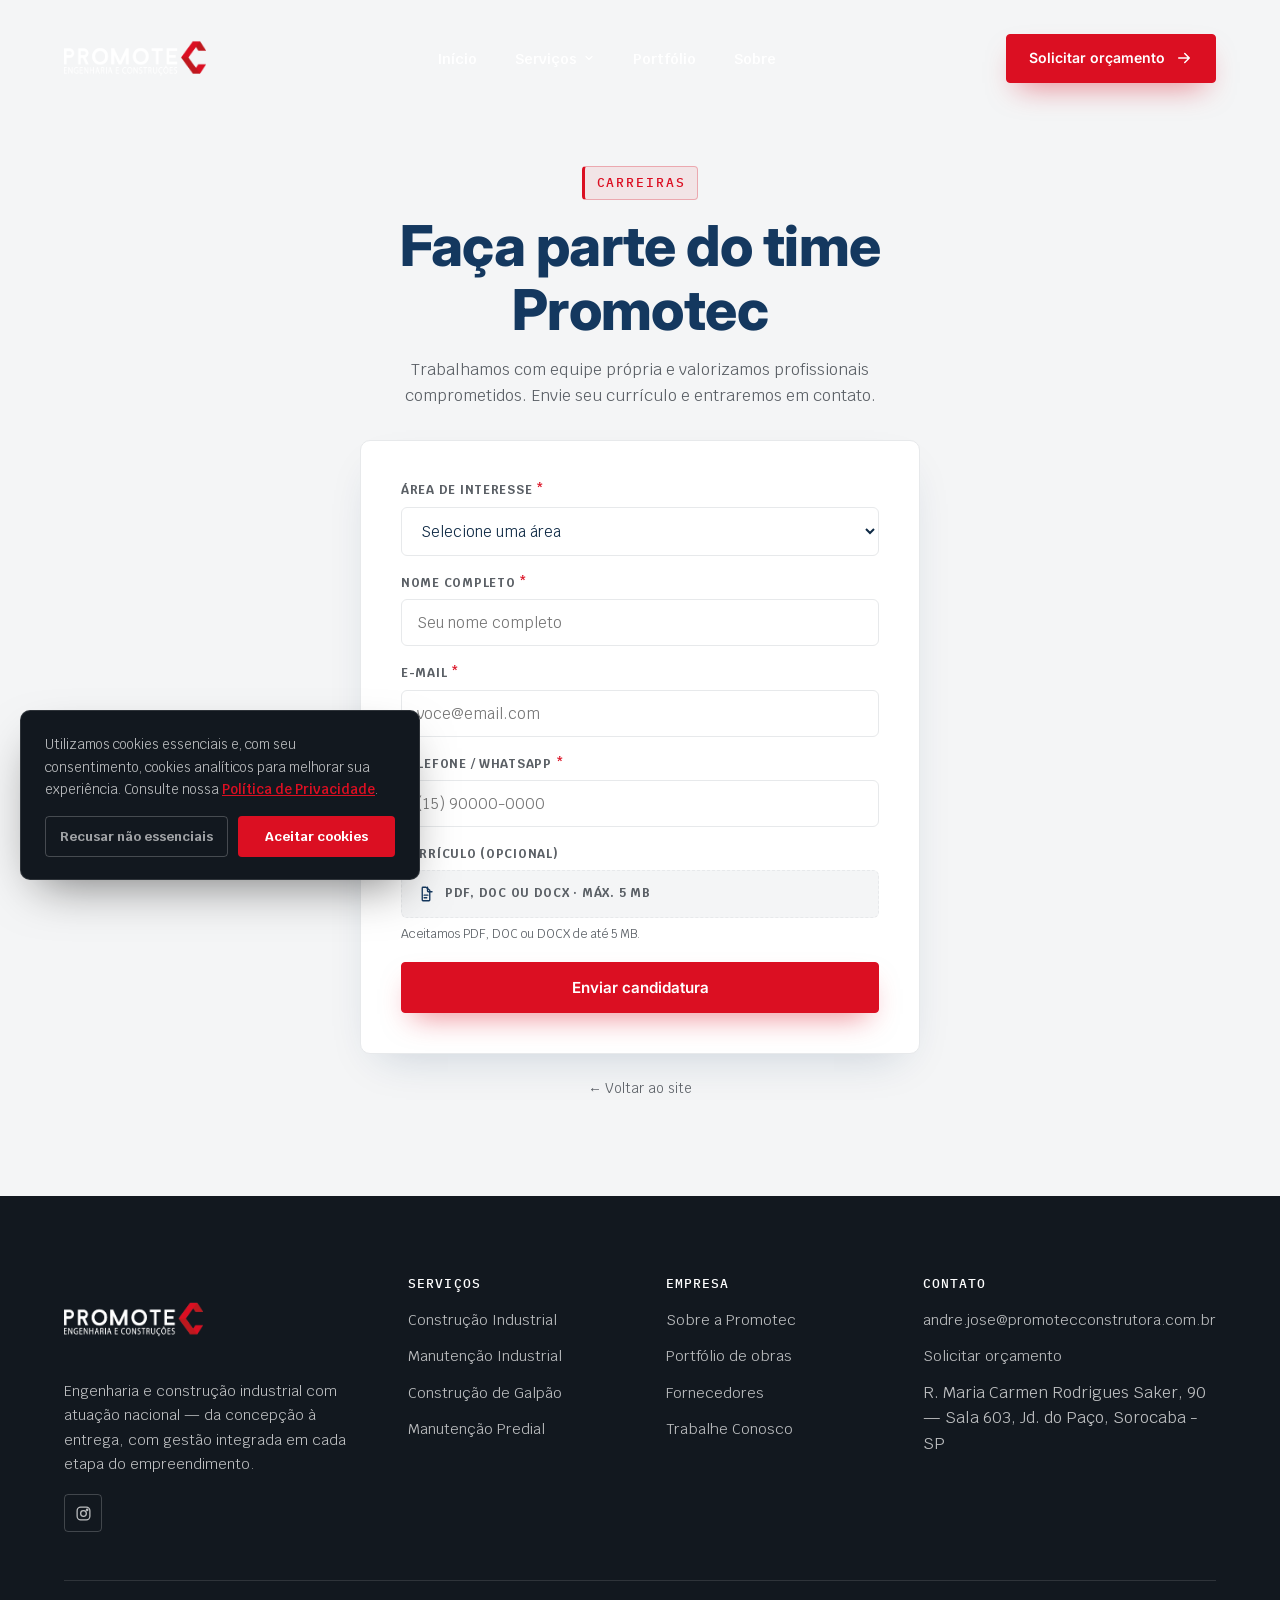
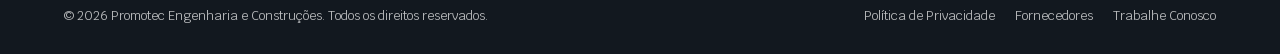
<file: Site/trabalhe-conosco/index.html>
<!DOCTYPE html>
<html lang="pt-BR">
<head>
<meta charset="UTF-8">
<meta name="viewport" content="width=device-width, initial-scale=1.0">
<!-- BuildV: GTM -->
<script>(function(w,d,s,l,i){w[l]=w[l]||[];w[l].push({'gtm.start':
new Date().getTime(),event:'gtm.js'});var f=d.getElementsByTagName(s)[0],
j=d.createElement(s),dl=l!='dataLayer'?'&l='+l:'';j.async=true;j.src=
'https://www.googletagmanager.com/gtm.js?id='+i+dl;f.parentNode.insertBefore(j,f);
})(window,document,'script','dataLayer','GTM-MV752TH5');</script>
<!-- /BuildV: GTM -->
<title>Trabalhe Conosco — Promotec Engenharia e Construções</title>
<meta name="description" content="Envie seu currículo e faça parte do time da Promotec Engenharia e Construções.">
<link rel="canonical" href="https://www.promotecconstrutora.com.br/trabalhe-conosco/">
<meta name="robots" content="noindex, nofollow">
<link rel="icon" href="../favicon.png" type="image/png">
<link rel="stylesheet" href="../css/styles.css?v=20260814f">
<link rel="stylesheet" href="../css/motion.css?v=20260814f">
<style>
  html{scroll-behavior:auto}
  a{color:inherit}
  :root{--oo-green:#DB0F22}
  [data-progress]{background:linear-gradient(90deg,#DB0F22,#BF181E)}
</style>
<script>document.documentElement.setAttribute('data-motion','on')</script>
<!-- BuildV: MERLIN -->
<script src='https://scripts.gomerlin.com.br/merlin.js'></script>
<script>
  Merlin.Popup.initFromSource("https://tools.gomerlin.com.br/popup/8584e505-db4e-4447-a9d1-a08049b33b37");

  function waitForElm(selector) {
    return new Promise(function(resolve) {
      if (document.querySelector(selector)) {
        return resolve(document.querySelector(selector));
      }
      var observer = new MutationObserver(function() {
        if (document.querySelector(selector)) {
          resolve(document.querySelector(selector));
          observer.disconnect();
        }
      });
      observer.observe(document.documentElement, { childList: true, subtree: true });
    });
  }

  waitForElm('.merlin-button').then(function() {
    for (var i = 1; i <= 15; i++) {
      var el = document.getElementById('cta-merlin' + i);
      if (el) {
        el.addEventListener('click', function(e) {
          e.preventDefault();
          document.querySelector('.merlin-button').click();
        });
      }
    }
  });
</script>
<!-- /BuildV: MERLIN -->
</head>
<body>
<!-- BuildV: GTM (noscript) -->
<noscript><iframe src="https://www.googletagmanager.com/ns.html?id=GTM-MV752TH5"
height="0" width="0" style="display:none;visibility:hidden"></iframe></noscript>
<!-- /BuildV: GTM (noscript) -->
<a class="skip-link" href="#conteudo">Pular para o conteúdo</a>
<div data-progress></div>

<header class="site-header" data-hd data-bg="dark">
  <div class="container">
    <a class="brand" href="../index.html" aria-label="Promotec Engenharia e Construções — página inicial">
      <img src="../assets/logos/logo-white.png?v=2" alt="Promotec Engenharia e Construções" width="142" height="89">
    </a>
    <nav class="nav-desktop" aria-label="Navegação principal">
      <ul>
        <li><a data-nav-link href="../index.html">Início</a></li>
        <li class="has-dropdown has-mega">
          <button class="dropdown-toggle" type="button" aria-expanded="false" aria-haspopup="true" aria-controls="menu-servicos" id="toggle-servicos">
            Serviços
            <svg class="chev" viewBox="0 0 24 24" fill="none" stroke="currentColor" stroke-width="2.4" stroke-linecap="round" stroke-linejoin="round" aria-hidden="true"><path d="m6 9 6 6 6-6"/></svg>
          </button>
          <ul class="dropdown-menu mega" id="menu-servicos" role="menu" aria-labelledby="toggle-servicos">
            <li role="none"><a role="menuitem" href="../construcao-industrial.html"><span class="dm-thumb"><img src="../assets/img/cards/construcao-industrial.webp" alt="" loading="lazy" width="220" height="147"></span><span class="dm-title">Construção Industrial</span><span class="dm-desc">Obras e ampliações industriais</span></a></li>
            <li role="none"><a role="menuitem" href="../manutencao-industrial.html"><span class="dm-thumb"><img src="../assets/img/cards/manutencao-industrial.webp" alt="" loading="lazy" width="220" height="147"></span><span class="dm-title">Manutenção Industrial</span><span class="dm-desc">Civil e elétrica</span></a></li>
            <li role="none"><a role="menuitem" href="../construcao-galpao.html"><span class="dm-thumb"><img src="../assets/img/cards/construcao-galpao.webp" alt="" loading="lazy" width="220" height="147"></span><span class="dm-title">Construção de Galpão</span><span class="dm-desc">Galpões sob medida</span></a></li>
            <li role="none"><a role="menuitem" href="../manutencao-predial.html"><span class="dm-thumb"><img src="../assets/img/cards/manutencao-predial.webp" alt="" loading="lazy" width="220" height="147"></span><span class="dm-title">Manutenção Predial</span><span class="dm-desc">Da hidráulica ao civil</span></a></li>
          </ul>
        </li>
        <li><a data-nav-link href="../portfolio.html">Portfólio</a></li>
        <li><a data-nav-link href="../sobre.html">Sobre</a></li>
      </ul>
    </nav>
    <div class="header-actions">
      <a class="btn btn-primary" id="cta-merlin1" href="#1">
        Solicitar orçamento
        <svg viewBox="0 0 24 24" fill="none" stroke="currentColor" stroke-width="2" stroke-linecap="round" stroke-linejoin="round" aria-hidden="true"><path d="M5 12h14M13 6l6 6-6 6"/></svg>
      </a>
      <button data-nav-toggle type="button" aria-label="Abrir menu" aria-expanded="false" aria-controls="mobileMenu">
        <svg viewBox="0 0 24 24" fill="none" stroke="currentColor" stroke-width="2" stroke-linecap="round" aria-hidden="true"><path d="M4 6h16M4 12h16M4 18h16"/></svg>
      </button>
    </div>
  </div>
</header>

<div data-mobile-menu id="mobileMenu" aria-hidden="true">
  <div class="mm-top">
    <a href="../index.html" aria-label="Promotec — início"><img src="../assets/logos/logo-white.png?v=2" alt="Promotec Engenharia e Construções" width="82" height="51"></a>
    <button data-menu-close type="button" aria-label="Fechar menu">
      <svg viewBox="0 0 24 24" fill="none" stroke="currentColor" stroke-width="2" stroke-linecap="round" aria-hidden="true"><path d="M6 6l12 12M18 6 6 18"/></svg>
    </button>
  </div>
  <nav aria-label="Navegação mobile">
    <a href="../index.html">Início</a>
    <div class="mm-sub">
      <a href="../construcao-industrial.html"><img src="../assets/img/cards/construcao-industrial.webp" alt="" width="56" height="36" loading="lazy"><span>Construção Industrial</span></a>
      <a href="../manutencao-industrial.html"><img src="../assets/img/cards/manutencao-industrial.webp" alt="" width="56" height="36" loading="lazy"><span>Manutenção Industrial</span></a>
      <a href="../construcao-galpao.html"><img src="../assets/img/cards/construcao-galpao.webp" alt="" width="56" height="36" loading="lazy"><span>Construção de Galpão</span></a>
      <a href="../manutencao-predial.html"><img src="../assets/img/cards/manutencao-predial.webp" alt="" width="56" height="36" loading="lazy"><span>Manutenção Predial</span></a>
    </div>
    <a href="../portfolio.html">Portfólio</a>
    <a href="../sobre.html">Sobre</a>
  </nav>
  <div class="mm-cta">
    <a class="btn btn-primary btn-block" id="cta-merlin2" href="#2">Solicitar orçamento</a>
  </div>
</div>

<main id="conteudo">
  <section class="form-page">
    <div class="container">
      <div class="page-head" data-reveal>
        <span class="eyebrow">Carreiras</span>
        <h1>Faça parte do time Promotec</h1>
        <p>Trabalhamos com equipe própria e valorizamos profissionais comprometidos. Envie seu currículo e entraremos em contato.</p>
      </div>
      <div class="form-card" data-reveal>
        <form id="formTrabalhe" class="form-grid" enctype="multipart/form-data" novalidate>
          <input type="hidden" name="form_type" value="candidato">
          <div class="form-group">
            <label for="t-area">Área de interesse <span class="req">*</span></label>
            <select id="t-area" name="area" required>
              <option value="" disabled selected>Selecione uma área</option>
              <option>Administração</option>
              <option>Comercial</option>
              <option>Engenharia</option>
              <option>Operações / Canteiro</option>
              <option>Outro</option>
            </select>
          </div>
          <div class="form-group">
            <label for="t-nome">Nome completo <span class="req">*</span></label>
            <input type="text" id="t-nome" name="nome" placeholder="Seu nome completo" required autocomplete="name">
          </div>
          <div class="form-group">
            <label for="t-email">E-mail <span class="req">*</span></label>
            <input type="email" id="t-email" name="email" placeholder="voce@email.com" required autocomplete="email">
          </div>
          <div class="form-group">
            <label for="t-tel">Telefone / WhatsApp <span class="req">*</span></label>
            <input type="tel" id="t-tel" name="telefone" placeholder="(15) 90000-0000" required autocomplete="tel">
          </div>
          <div class="form-group">
            <label for="t-arquivo">Currículo (opcional)</label>
            <label class="file-label" for="t-arquivo">
              <svg viewBox="0 0 24 24" fill="none" stroke="currentColor" stroke-width="1.8" stroke-linecap="round" stroke-linejoin="round" aria-hidden="true"><path d="M14 3v5a1 1 0 0 0 1 1h5"/><path d="M8 21h8a1 1 0 0 0 1-1V7l-5-4H8a1 1 0 0 0-1 1v16a1 1 0 0 0 1 1Z"/><path d="M9.5 13.5h5M9.5 17h3.5"/></svg>
              <span id="t-file-name">PDF, DOC ou DOCX · máx. 5&nbsp;MB</span>
            </label>
            <input type="file" id="t-arquivo" name="arquivo" accept=".pdf,.doc,.docx">
            <span class="form-hint">Aceitamos PDF, DOC ou DOCX de até 5&nbsp;MB.</span>
          </div>
          <div class="form-feedback" id="t-feedback" role="status" aria-live="polite"></div>
          <button type="submit" class="btn btn-primary btn-block" id="t-submit">Enviar candidatura</button>
        </form>
      </div>
      <p class="page-foot"><a href="../index.html">&larr; Voltar ao site</a></p>
    </div>
  </section>

  <script>
(function () {
  var arq = document.getElementById('t-arquivo');
  if (arq) arq.addEventListener('change', function () {
    document.getElementById('t-file-name').textContent = this.files[0] ? this.files[0].name : 'PDF, DOC ou DOCX · máx. 5 MB';
  });
  var form = document.getElementById('formTrabalhe');
  var btn = document.getElementById('t-submit');
  var feedback = document.getElementById('t-feedback');
  form.addEventListener('submit', function (e) {
    e.preventDefault();
    var orig = btn.textContent;
    btn.disabled = true; btn.textContent = 'Enviando…';
    feedback.className = 'form-feedback'; feedback.style.display = 'none'; feedback.textContent = '';
    fetch('../form-handler.php', { method: 'POST', body: new FormData(form) })
      .then(function (r) { return r.json(); })
      .then(function (d) {
        if (d.success) {
          feedback.className = 'form-feedback success';
          feedback.textContent = d.message || 'Enviado! Entraremos em contato em breve.';
          form.reset();
          document.getElementById('t-file-name').textContent = 'PDF, DOC ou DOCX · máx. 5 MB';
        } else { throw new Error(d.message || 'Erro ao enviar. Tente novamente.'); }
      })
      .catch(function (err) {
        feedback.className = 'form-feedback error';
        feedback.textContent = err.message;
      })
      .finally(function () { btn.disabled = false; btn.textContent = orig; });
  });
}());
</script>

</main>

<footer class="footer" data-bg="dark">
  <div class="container">
    <div class="footer-grid">
      <div class="footer-brand">
        <img src="../assets/logos/logo-white.png?v=2" alt="Promotec Engenharia e Construções" width="139" height="87">
        <p>Engenharia e construção industrial com atuação nacional — da concepção à entrega, com gestão integrada em cada etapa do empreendimento.</p>
        <div class="footer-social">
          <a href="https://www.instagram.com/promotecconstrutora/" target="_blank" rel="noopener" aria-label="Promotec Engenharia no Instagram (abre em nova aba)">
            <svg viewBox="0 0 24 24" fill="none" stroke="currentColor" stroke-width="1.8" aria-hidden="true"><rect x="3" y="3" width="18" height="18" rx="5"/><circle cx="12" cy="12" r="4"/><circle cx="17.2" cy="6.8" r="1"/></svg>
          </a>
        </div>
      </div>
      <div class="footer-col">
        <h5>Serviços</h5>
        <ul>
          <li><a href="../construcao-industrial.html">Construção Industrial</a></li>
          <li><a href="../manutencao-industrial.html">Manutenção Industrial</a></li>
          <li><a href="../construcao-galpao.html">Construção de Galpão</a></li>
          <li><a href="../manutencao-predial.html">Manutenção Predial</a></li>
        </ul>
      </div>
      <div class="footer-col">
        <h5>Empresa</h5>
        <ul>
          <li><a href="../sobre.html">Sobre a Promotec</a></li>
          <li><a href="../portfolio.html">Portfólio de obras</a></li>
          <li><a href="../fornecedores/">Fornecedores</a></li>
          <li><a href="../trabalhe-conosco/">Trabalhe Conosco</a></li>
        </ul>
      </div>
      <div class="footer-col">
        <h5>Contato</h5>
        <ul>
          <li><a href="mailto:andre.jose@promotecconstrutora.com.br">andre.jose@promotecconstrutora.com.br</a></li>
          <li><a id="cta-merlin3" href="#3">Solicitar orçamento</a></li>
          <li>R. Maria Carmen Rodrigues Saker, 90 — Sala 603, Jd. do Paço, Sorocaba - SP</li>
        </ul>
      </div>
    </div>
    <div class="footer-bottom">
      <p>&copy; 2026 Promotec Engenharia e Construções. Todos os direitos reservados.</p>
      <ul>
        <li><a href="#" data-modal="privacyOverlay">Política de Privacidade</a></li>
        <li><a href="../fornecedores/">Fornecedores</a></li>
        <li><a href="../trabalhe-conosco/">Trabalhe Conosco</a></li>
      </ul>
    </div>
  </div>
</footer>

<div class="privacy-overlay" id="privacyOverlay" role="dialog" aria-modal="true" aria-labelledby="privacyTitle">
  <div class="privacy-modal">
    <div class="privacy-header">
      <h2 id="privacyTitle">Política de Privacidade</h2>
      <button class="privacy-close" id="privacyClose" type="button" aria-label="Fechar política de privacidade">&#x2715;</button>
    </div>
    <div class="privacy-body">
      <p>A <strong>Promotec Engenharia e Construções</strong> está comprometida com a proteção dos seus dados pessoais, em conformidade com a <strong>LGPD (Lei nº 13.709/2018)</strong>.</p>
      <h3>1. Dados coletados</h3>
      <p>Coletamos apenas os dados fornecidos voluntariamente nos formulários do site (Fornecedores e Trabalhe Conosco): nome, e-mail, telefone e arquivos anexados (proposta ou currículo).</p>
      <h3>2. Finalidade</h3>
      <ul><li>Responder à sua solicitação de orçamento ou candidatura</li><li>Avaliar cadastro de fornecedores e currículos recebidos</li><li>Enviar comunicações relacionadas ao contato realizado</li><li>Cumprir obrigações legais</li></ul>
      <h3>3. Compartilhamento</h3>
      <p>Seus dados não são vendidos nem compartilhados com terceiros, exceto quando exigido por lei ou autoridade competente.</p>
      <h3>4. Armazenamento e segurança</h3>
      <p>Os dados são armazenados em banco de dados com acesso restrito. Arquivos anexados são validados por tipo e tamanho e protegidos contra execução de código.</p>
      <h3>5. Cookies</h3>
      <p>Utilizamos cookies essenciais ao funcionamento do site e, mediante seu consentimento, cookies analíticos para entender o uso do site. Você pode recusar os cookies não essenciais no banner de consentimento.</p>
      <h3>6. Seus direitos (LGPD)</h3>
      <ul><li>Confirmar a existência de tratamento de dados</li><li>Acessar, corrigir ou solicitar a exclusão dos seus dados</li><li>Revogar o consentimento a qualquer momento</li></ul>
      <h3>7. Contato do controlador</h3>
      <p><strong>Promotec Engenharia e Construções</strong><br>andre.jose@promotecconstrutora.com.br<br>R. Maria Carmen Rodrigues Saker, 90, Sala 603 — Jd. do Paço, Sorocaba - SP</p>
      <p style="color:var(--color-gray-600);font-size:11px;margin-top:24px">Última atualização: julho de 2026.</p>
    </div>
  </div>
</div>

<div class="cookie-notice" id="cookieNotice" role="region" aria-label="Aviso de cookies">
  <p>Utilizamos cookies essenciais e, com seu consentimento, cookies analíticos para melhorar sua experiência. Consulte nossa <button type="button" data-modal="privacyOverlay">Política de Privacidade</button>.</p>
  <div class="cookie-actions">
    <button type="button" class="cookie-btn cookie-btn--decline" id="cookieDecline">Recusar não essenciais</button>
    <button type="button" class="cookie-btn cookie-btn--accept" id="cookieAccept">Aceitar cookies</button>
  </div>
</div>

<script src="../js/motion.js?v=20260814f"></script>
<script src="../js/app.js?v=20260814f"></script>
</body>
</html>
</file>
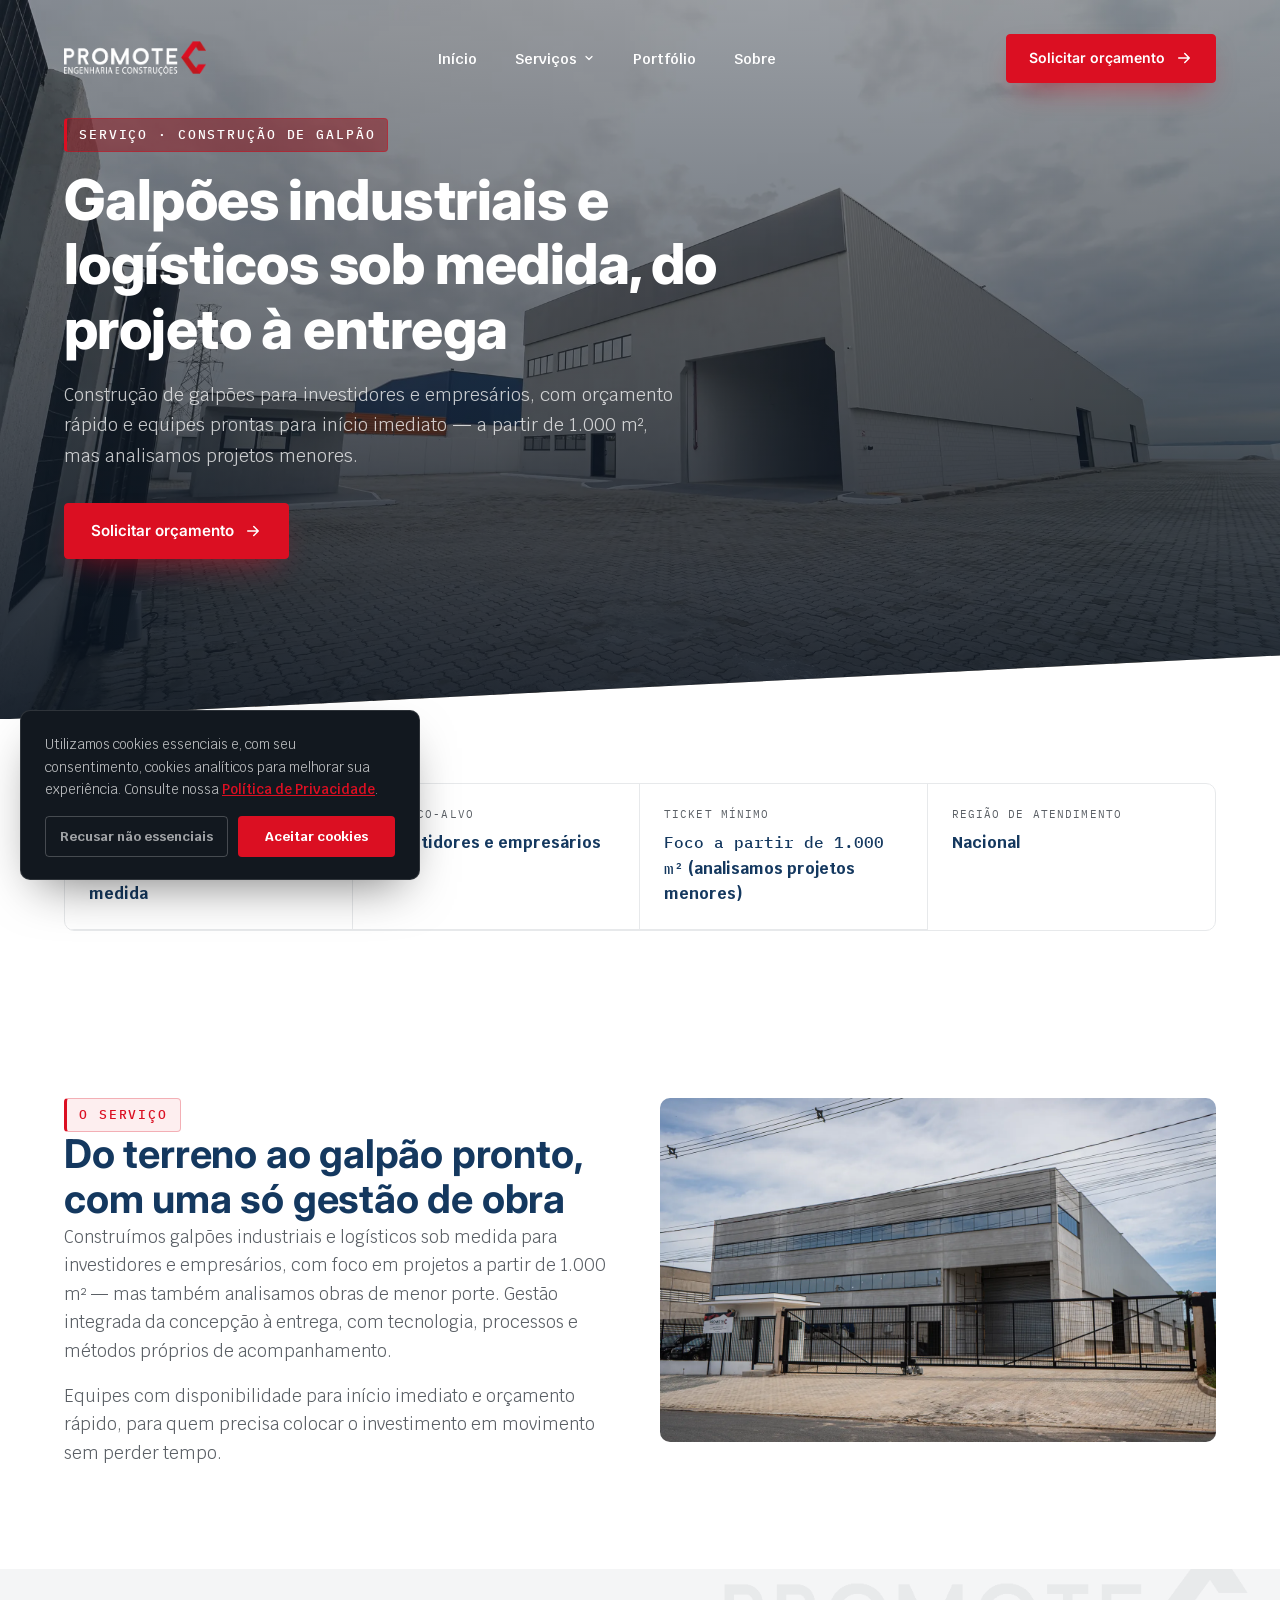
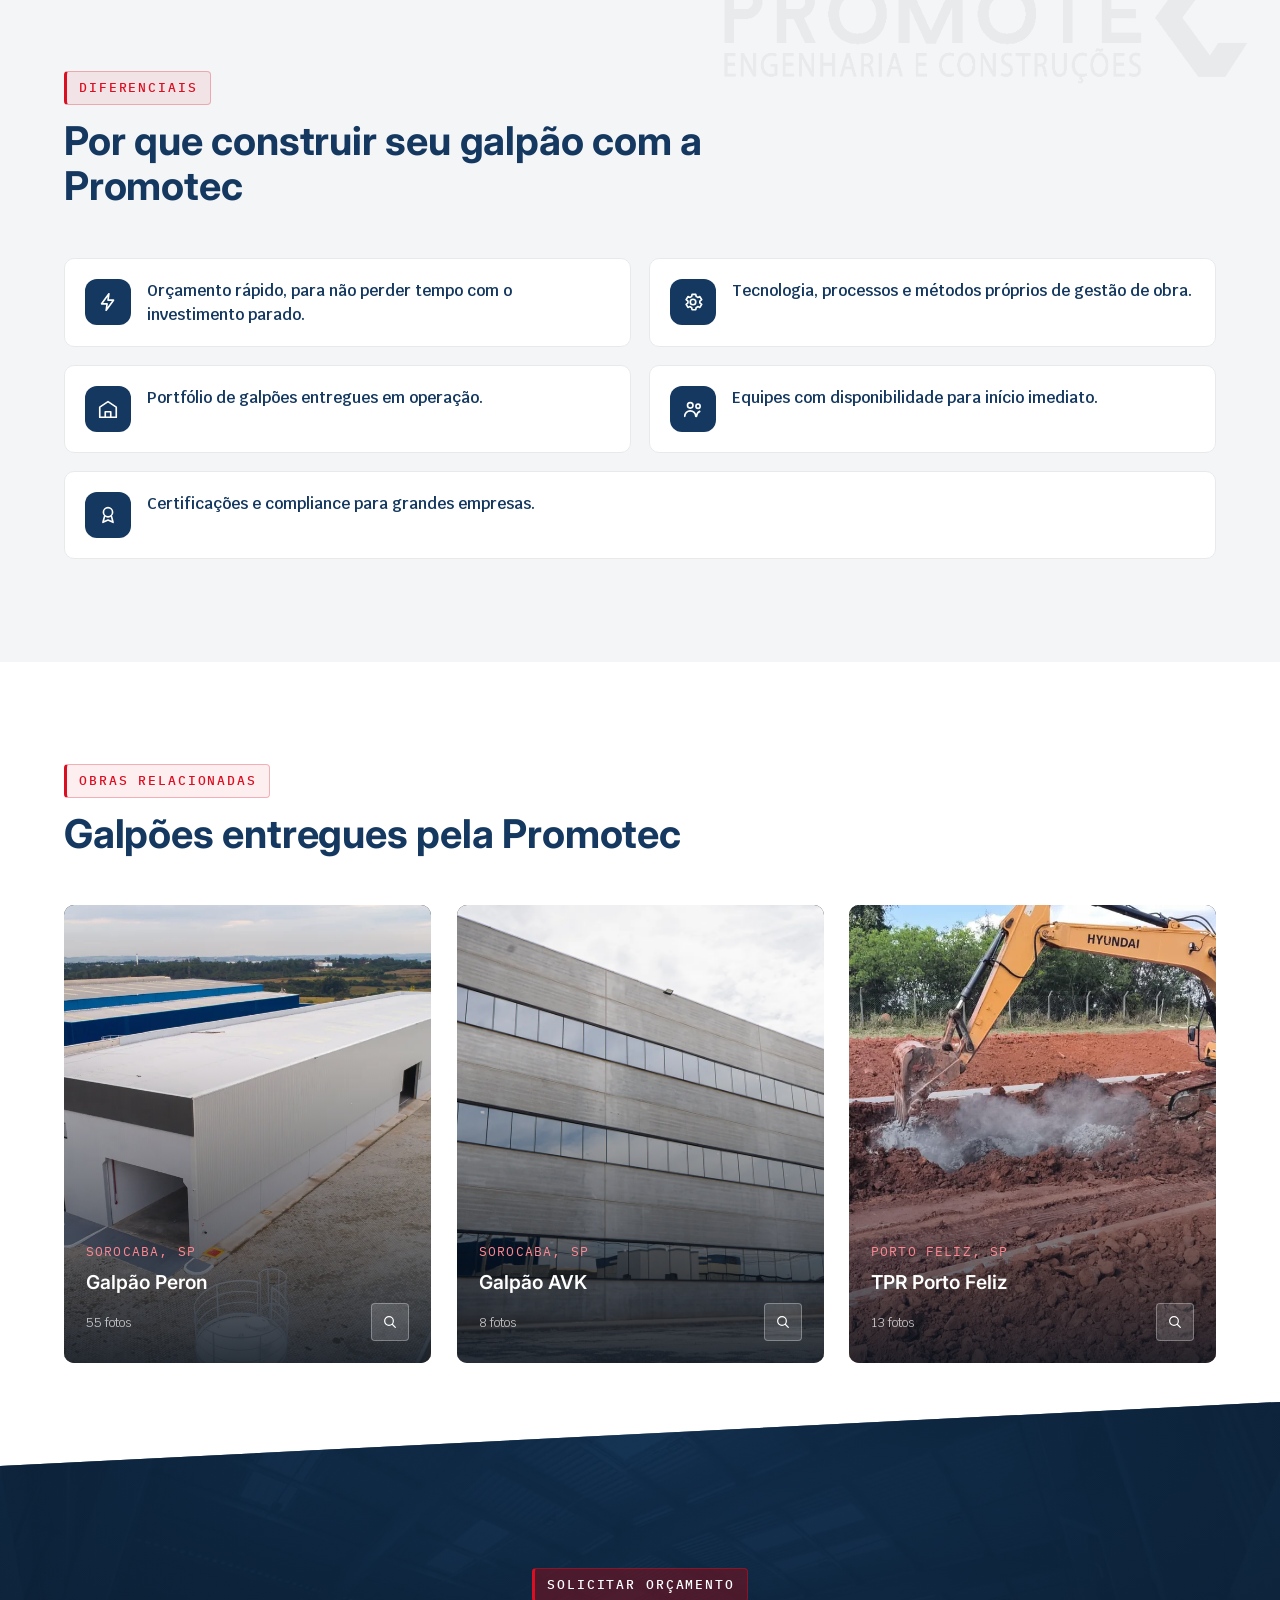
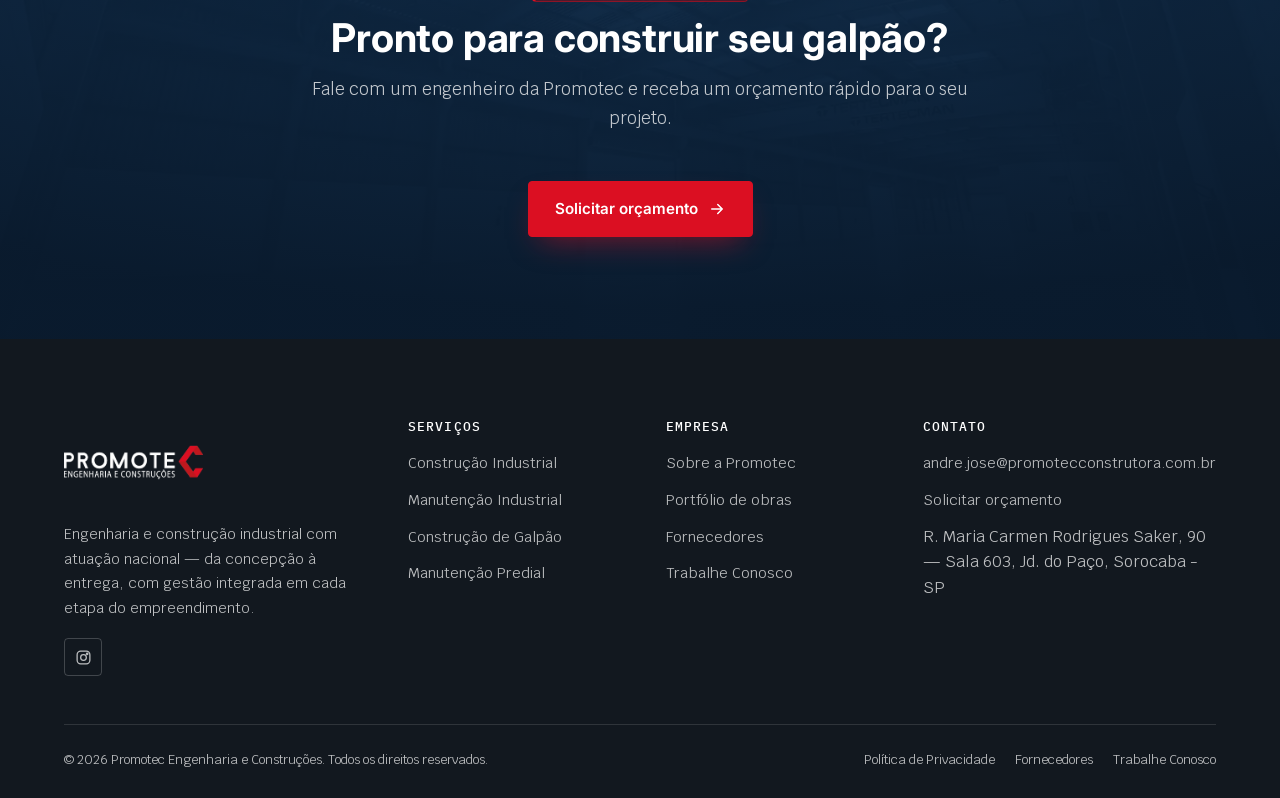
<file: Site/construcao-galpao.html>
<!DOCTYPE html>
<html lang="pt-BR">
<head>
<meta charset="UTF-8">
<meta name="viewport" content="width=device-width, initial-scale=1.0">
<!-- BuildV: GTM -->
<script>(function(w,d,s,l,i){w[l]=w[l]||[];w[l].push({'gtm.start':
new Date().getTime(),event:'gtm.js'});var f=d.getElementsByTagName(s)[0],
j=d.createElement(s),dl=l!='dataLayer'?'&l='+l:'';j.async=true;j.src=
'https://www.googletagmanager.com/gtm.js?id='+i+dl;f.parentNode.insertBefore(j,f);
})(window,document,'script','dataLayer','GTM-MV752TH5');</script>
<!-- /BuildV: GTM -->
<title>Construção de Galpão — Promotec Engenharia e Construções</title>
<meta name="description" content="Construção de galpões industriais e logísticos sob medida, a partir de 1.000 m², para investidores e empresários. Orçamento rápido, com atuação nacional.">
<link rel="canonical" href="https://www.promotecconstrutora.com.br/construcao-galpao.html">
<link rel="icon" href="favicon.png" type="image/png">
<link rel="stylesheet" href="css/styles.css?v=20260814f">
<link rel="stylesheet" href="css/motion.css?v=20260814f">
<style>
  html{scroll-behavior:auto}
  a{color:inherit}
  :root{--oo-green:#DB0F22}
  [data-progress]{background:linear-gradient(90deg,#DB0F22,#BF181E)}
</style>
<script>document.documentElement.setAttribute('data-motion','on')</script>
<!-- BuildV: MERLIN -->
<script src='https://scripts.gomerlin.com.br/merlin.js'></script>
<script>
  Merlin.Popup.initFromSource("https://tools.gomerlin.com.br/popup/8584e505-db4e-4447-a9d1-a08049b33b37");

  function waitForElm(selector) {
    return new Promise(function(resolve) {
      if (document.querySelector(selector)) {
        return resolve(document.querySelector(selector));
      }
      var observer = new MutationObserver(function() {
        if (document.querySelector(selector)) {
          resolve(document.querySelector(selector));
          observer.disconnect();
        }
      });
      observer.observe(document.documentElement, { childList: true, subtree: true });
    });
  }

  waitForElm('.merlin-button').then(function() {
    for (var i = 1; i <= 15; i++) {
      var el = document.getElementById('cta-merlin' + i);
      if (el) {
        el.addEventListener('click', function(e) {
          e.preventDefault();
          document.querySelector('.merlin-button').click();
        });
      }
    }
  });
</script>
<!-- /BuildV: MERLIN -->
</head>
<body>
<!-- BuildV: GTM (noscript) -->
<noscript><iframe src="https://www.googletagmanager.com/ns.html?id=GTM-MV752TH5"
height="0" width="0" style="display:none;visibility:hidden"></iframe></noscript>
<!-- /BuildV: GTM (noscript) -->
<a class="skip-link" href="#conteudo">Pular para o conteúdo</a>
<div data-progress></div>

<header class="site-header" data-hd data-bg="dark">
  <div class="container">
    <a class="brand" href="index.html" aria-label="Promotec Engenharia e Construções — página inicial">
      <img src="assets/logos/logo-white.png?v=2" alt="Promotec Engenharia e Construções" width="142" height="89">
    </a>
    <nav class="nav-desktop" aria-label="Navegação principal">
      <ul>
        <li><a data-nav-link href="index.html">Início</a></li>
        <li class="has-dropdown has-mega">
          <button class="dropdown-toggle" type="button" aria-expanded="false" aria-haspopup="true" aria-controls="menu-servicos" id="toggle-servicos">
            Serviços
            <svg class="chev" viewBox="0 0 24 24" fill="none" stroke="currentColor" stroke-width="2.4" stroke-linecap="round" stroke-linejoin="round" aria-hidden="true"><path d="m6 9 6 6 6-6"/></svg>
          </button>
          <ul class="dropdown-menu mega" id="menu-servicos" role="menu" aria-labelledby="toggle-servicos">
            <li role="none"><a role="menuitem" href="construcao-industrial.html"><span class="dm-thumb"><img src="assets/img/cards/construcao-industrial.webp" alt="" loading="lazy" width="220" height="147"></span><span class="dm-title">Construção Industrial</span><span class="dm-desc">Obras e ampliações industriais</span></a></li>
            <li role="none"><a role="menuitem" href="manutencao-industrial.html"><span class="dm-thumb"><img src="assets/img/cards/manutencao-industrial.webp" alt="" loading="lazy" width="220" height="147"></span><span class="dm-title">Manutenção Industrial</span><span class="dm-desc">Civil e elétrica</span></a></li>
            <li role="none"><a role="menuitem" href="construcao-galpao.html" aria-current="page"><span class="dm-thumb"><img src="assets/img/cards/construcao-galpao.webp" alt="" loading="lazy" width="220" height="147"></span><span class="dm-title">Construção de Galpão</span><span class="dm-desc">Galpões sob medida</span></a></li>
            <li role="none"><a role="menuitem" href="manutencao-predial.html"><span class="dm-thumb"><img src="assets/img/cards/manutencao-predial.webp" alt="" loading="lazy" width="220" height="147"></span><span class="dm-title">Manutenção Predial</span><span class="dm-desc">Da hidráulica ao civil</span></a></li>
          </ul>
        </li>
        <li><a data-nav-link href="portfolio.html">Portfólio</a></li>
        <li><a data-nav-link href="sobre.html">Sobre</a></li>
      </ul>
    </nav>
    <div class="header-actions">
      <a class="btn btn-primary" id="cta-merlin1" href="#1">
        Solicitar orçamento
        <svg viewBox="0 0 24 24" fill="none" stroke="currentColor" stroke-width="2" stroke-linecap="round" stroke-linejoin="round" aria-hidden="true"><path d="M5 12h14M13 6l6 6-6 6"/></svg>
      </a>
      <button data-nav-toggle type="button" aria-label="Abrir menu" aria-expanded="false" aria-controls="mobileMenu">
        <svg viewBox="0 0 24 24" fill="none" stroke="currentColor" stroke-width="2" stroke-linecap="round" aria-hidden="true"><path d="M4 6h16M4 12h16M4 18h16"/></svg>
      </button>
    </div>
  </div>
</header>

<div data-mobile-menu id="mobileMenu" aria-hidden="true">
  <div class="mm-top">
    <a href="index.html" aria-label="Promotec — início"><img src="assets/logos/logo-white.png?v=2" alt="Promotec Engenharia e Construções" width="82" height="51"></a>
    <button data-menu-close type="button" aria-label="Fechar menu">
      <svg viewBox="0 0 24 24" fill="none" stroke="currentColor" stroke-width="2" stroke-linecap="round" aria-hidden="true"><path d="M6 6l12 12M18 6 6 18"/></svg>
    </button>
  </div>
  <nav aria-label="Navegação mobile">
    <a href="index.html">Início</a>
    <div class="mm-sub">
      <a href="construcao-industrial.html"><img src="assets/img/cards/construcao-industrial.webp" alt="" width="56" height="36" loading="lazy"><span>Construção Industrial</span></a>
      <a href="manutencao-industrial.html"><img src="assets/img/cards/manutencao-industrial.webp" alt="" width="56" height="36" loading="lazy"><span>Manutenção Industrial</span></a>
      <a href="construcao-galpao.html" aria-current="page"><img src="assets/img/cards/construcao-galpao.webp" alt="" width="56" height="36" loading="lazy"><span>Construção de Galpão</span></a>
      <a href="manutencao-predial.html"><img src="assets/img/cards/manutencao-predial.webp" alt="" width="56" height="36" loading="lazy"><span>Manutenção Predial</span></a>
    </div>
    <a href="portfolio.html">Portfólio</a>
    <a href="sobre.html">Sobre</a>
  </nav>
  <div class="mm-cta">
    <a class="btn btn-primary btn-block" id="cta-merlin2" href="#2">Solicitar orçamento</a>
  </div>
</div>

<main id="conteudo">
  <section class="hero hero-page" data-hero data-bg="dark">
    <div class="hero-media">
      <img src="assets/img/hero/construcao-galpao.webp" alt="" loading="eager" width="1599" height="899">
    </div>
    <div data-hero-fx class="hero-fx">
      <div class="container">
        <div class="hero-content" data-reveal>
          <span class="eyebrow">Serviço · Construção de Galpão</span>
          <h1 data-hero-h>Galpões industriais e logísticos sob medida, do projeto à entrega</h1>
          <p class="lede">Construção de galpões para investidores e empresários, com orçamento rápido e equipes prontas para início imediato — a partir de 1.000 m², mas analisamos projetos menores.</p>
          <div class="hero-actions">
            <a class="btn btn-primary" id="cta-merlin3" href="#3">
  Solicitar orçamento
  <svg viewBox="0 0 24 24" fill="none" stroke="currentColor" stroke-width="2" stroke-linecap="round" stroke-linejoin="round" aria-hidden="true"><path d="M5 12h14M13 6l6 6-6 6"/></svg>
</a>
            
          </div>
        </div>
      </div>
    </div>
  </section>

  <section class="section-tight" data-bg="light">
    <div class="container">
      <div class="spec-bar" style="--spec-cols:4" data-reveal>
        <div class="spec-item"><span class="spec-label">Escopo</span><span class="spec-value">Construção de galpões industriais e logísticos sob medida</span></div>
<div class="spec-item"><span class="spec-label">Público-alvo</span><span class="spec-value">Investidores e empresários</span></div>
<div class="spec-item"><span class="spec-label">Ticket mínimo</span><span class="spec-value"><span class="mono-num">Foco a partir de 1.000 m²</span> (analisamos projetos menores)</span></div>
<div class="spec-item"><span class="spec-label">Região de atendimento</span><span class="spec-value">Nacional</span></div>
      </div>
    </div>
  </section>

  <section class="section">
    <div class="container split-diff" style="grid-template-columns:1fr 1fr">
      <div data-reveal="left" data-rv="left">
        <span class="eyebrow">O serviço</span>
        <h2>Do terreno ao galpão pronto, com uma só gestão de obra</h2>
        <p class="lede">Construímos galpões industriais e logísticos sob medida para investidores e empresários, com foco em projetos a partir de 1.000 m² — mas também analisamos obras de menor porte. Gestão integrada da concepção à entrega, com tecnologia, processos e métodos próprios de acompanhamento.</p>
        <p class="lede" style="margin-top:16px">Equipes com disponibilidade para início imediato e orçamento rápido, para quem precisa colocar o investimento em movimento sem perder tempo.</p>
      </div>
      <figure data-reveal="fig" style="margin:0;border-radius:var(--radius-md);overflow:hidden">
        <img src="assets/img/portfolio/galpao-avk/03.webp" alt="Estrutura do Galpão AVK em construção" loading="lazy" style="width:100%;height:100%;object-fit:cover">
      </figure>
    </div>
  </section>

  <section class="section section-alt section-wm wm-tr">
    <div class="container">
      <div class="section-head" data-reveal>
        <span class="eyebrow">Diferenciais</span>
        <h2>Por que construir seu galpão com a Promotec</h2>
      </div>
      <div class="diff-list" style="grid-template-columns:repeat(2,1fr)">
        <div class="diff-item" data-reveal>
  <span class="diff-icon"><svg viewBox="0 0 24 24" fill="none" stroke="currentColor" stroke-width="1.8" stroke-linecap="round" stroke-linejoin="round" aria-hidden="true"><path d="M13 3 5 14h6l-1 7 8-11h-6l1-7Z"/></svg></span>
  <p>Orçamento rápido, para não perder tempo com o investimento parado.</p>
</div>
        <div class="diff-item" data-reveal>
  <span class="diff-icon"><svg viewBox="0 0 24 24" fill="none" stroke="currentColor" stroke-width="1.8" stroke-linecap="round" stroke-linejoin="round" aria-hidden="true"><circle cx="12" cy="12" r="3"/><path d="M19.4 13a7.4 7.4 0 0 0 .1-2l2-1.5-2-3.4-2.3.9a7.6 7.6 0 0 0-1.7-1L15 3.6h-4l-.5 2.4a7.6 7.6 0 0 0-1.7 1l-2.3-.9-2 3.4L6.5 11a7.4 7.4 0 0 0 0 2l-2 1.5 2 3.4 2.3-.9c.5.4 1.1.8 1.7 1l.5 2.4h4l.5-2.4c.6-.2 1.2-.6 1.7-1l2.3.9 2-3.4-2-1.5Z"/></svg></span>
  <p>Tecnologia, processos e métodos próprios de gestão de obra.</p>
</div>
        <div class="diff-item" data-reveal>
  <span class="diff-icon"><svg viewBox="0 0 24 24" fill="none" stroke="currentColor" stroke-width="1.8" stroke-linecap="round" stroke-linejoin="round" aria-hidden="true"><path d="M3 21V10l9-6 9 6v11"/><path d="M3 21h18M9 21v-6h6v6"/></svg></span>
  <p>Portfólio de galpões entregues em operação.</p>
</div>
        <div class="diff-item" data-reveal>
  <span class="diff-icon"><svg viewBox="0 0 24 24" fill="none" stroke="currentColor" stroke-width="1.8" stroke-linecap="round" stroke-linejoin="round" aria-hidden="true"><circle cx="9" cy="8" r="3"/><path d="M3 20c0-3.3 2.7-6 6-6s6 2.7 6 6"/><circle cx="17.5" cy="9" r="2.3"/><path d="M15.8 20c.2-2.6 1.6-4.6 3.5-5.4"/></svg></span>
  <p>Equipes com disponibilidade para início imediato.</p>
</div>
        <div class="diff-item" style="grid-column:1/-1" data-reveal>
  <span class="diff-icon"><svg viewBox="0 0 24 24" fill="none" stroke="currentColor" stroke-width="1.8" stroke-linecap="round" stroke-linejoin="round" aria-hidden="true"><circle cx="12" cy="9" r="5"/><path d="m8.2 13.5-1.7 6.5 5.5-2.5 5.5 2.5-1.7-6.5"/></svg></span>
  <p>Certificações e compliance para grandes empresas.</p>
</div>
      </div>
    </div>
  </section>

  <section class="section">
    <div class="container">
      <div class="section-head" data-reveal>
        <span class="eyebrow">Obras relacionadas</span>
        <h2>Galpões entregues pela Promotec</h2>
      </div>
      <div class="portfolio-grid">
        <a class="portfolio-card" data-reveal="fig" href="portfolio.html#galpao-peron">
  <div class="pf-media"><img src="assets/img/portfolio/galpao-peron/01.webp" alt="Vista aérea do Galpão Peron" loading="lazy"></div>
  <div class="pf-veil"></div>
  <div class="pf-body"><span class="pf-eyebrow">Sorocaba, SP</span><h3>Galpão Peron</h3><div class="pf-meta"><small>55 fotos</small><span class="pf-zoom"><svg viewBox="0 0 24 24" fill="none" stroke="currentColor" stroke-width="1.8" stroke-linecap="round" stroke-linejoin="round" aria-hidden="true"><circle cx="10.5" cy="10.5" r="6.5"/><path d="m20 20-4.3-4.3"/></svg></span></div></div>
</a>
        <a class="portfolio-card" data-reveal="fig" href="portfolio.html#galpao-avk">
  <div class="pf-media"><img src="assets/img/portfolio/galpao-avk/01.webp" alt="Fachada do Galpão AVK" loading="lazy"></div>
  <div class="pf-veil"></div>
  <div class="pf-body"><span class="pf-eyebrow">Sorocaba, SP</span><h3>Galpão AVK</h3><div class="pf-meta"><small>8 fotos</small><span class="pf-zoom"><svg viewBox="0 0 24 24" fill="none" stroke="currentColor" stroke-width="1.8" stroke-linecap="round" stroke-linejoin="round" aria-hidden="true"><circle cx="10.5" cy="10.5" r="6.5"/><path d="m20 20-4.3-4.3"/></svg></span></div></div>
</a>
        <a class="portfolio-card" data-reveal="fig" href="portfolio.html#tpr-porto-feliz">
  <div class="pf-media"><img src="assets/img/portfolio/tpr-porto-feliz/01.webp" alt="Ampliação industrial em execução, TPR Porto Feliz" loading="lazy"></div>
  <div class="pf-veil"></div>
  <div class="pf-body"><span class="pf-eyebrow">Porto Feliz, SP</span><h3>TPR Porto Feliz</h3><div class="pf-meta"><small>13 fotos</small><span class="pf-zoom"><svg viewBox="0 0 24 24" fill="none" stroke="currentColor" stroke-width="1.8" stroke-linecap="round" stroke-linejoin="round" aria-hidden="true"><circle cx="10.5" cy="10.5" r="6.5"/><path d="m20 20-4.3-4.3"/></svg></span></div></div>
</a>
      </div>
    </div>
  </section>

  <section class="section bg-dark">
    <div class="container" style="text-align:center">
      <div class="section-head center" data-reveal>
        <span class="eyebrow">Solicitar orçamento</span>
        <h2 style="color:#fff">Pronto para construir seu galpão?</h2>
        <p class="lede">Fale com um engenheiro da Promotec e receba um orçamento rápido para o seu projeto.</p>
      </div>
      <a class="btn btn-primary" id="cta-merlin4" href="#4">
  Solicitar orçamento
  <svg viewBox="0 0 24 24" fill="none" stroke="currentColor" stroke-width="2" stroke-linecap="round" stroke-linejoin="round" aria-hidden="true"><path d="M5 12h14M13 6l6 6-6 6"/></svg>
</a>
    </div>
  </section>
</main>

<footer class="footer" data-bg="dark">
  <div class="container">
    <div class="footer-grid">
      <div class="footer-brand">
        <img src="assets/logos/logo-white.png?v=2" alt="Promotec Engenharia e Construções" width="139" height="87">
        <p>Engenharia e construção industrial com atuação nacional — da concepção à entrega, com gestão integrada em cada etapa do empreendimento.</p>
        <div class="footer-social">
          <a href="https://www.instagram.com/promotecconstrutora/" target="_blank" rel="noopener" aria-label="Promotec Engenharia no Instagram (abre em nova aba)">
            <svg viewBox="0 0 24 24" fill="none" stroke="currentColor" stroke-width="1.8" aria-hidden="true"><rect x="3" y="3" width="18" height="18" rx="5"/><circle cx="12" cy="12" r="4"/><circle cx="17.2" cy="6.8" r="1"/></svg>
          </a>
        </div>
      </div>
      <div class="footer-col">
        <h5>Serviços</h5>
        <ul>
          <li><a href="construcao-industrial.html">Construção Industrial</a></li>
          <li><a href="manutencao-industrial.html">Manutenção Industrial</a></li>
          <li><a href="construcao-galpao.html">Construção de Galpão</a></li>
          <li><a href="manutencao-predial.html">Manutenção Predial</a></li>
        </ul>
      </div>
      <div class="footer-col">
        <h5>Empresa</h5>
        <ul>
          <li><a href="sobre.html">Sobre a Promotec</a></li>
          <li><a href="portfolio.html">Portfólio de obras</a></li>
          <li><a href="fornecedores/">Fornecedores</a></li>
          <li><a href="trabalhe-conosco/">Trabalhe Conosco</a></li>
        </ul>
      </div>
      <div class="footer-col">
        <h5>Contato</h5>
        <ul>
          <li><a href="mailto:andre.jose@promotecconstrutora.com.br">andre.jose@promotecconstrutora.com.br</a></li>
          <li><a id="cta-merlin5" href="#5">Solicitar orçamento</a></li>
          <li>R. Maria Carmen Rodrigues Saker, 90 — Sala 603, Jd. do Paço, Sorocaba - SP</li>
        </ul>
      </div>
    </div>
    <div class="footer-bottom">
      <p>&copy; 2026 Promotec Engenharia e Construções. Todos os direitos reservados.</p>
      <ul>
        <li><a href="#" data-modal="privacyOverlay">Política de Privacidade</a></li>
        <li><a href="fornecedores/">Fornecedores</a></li>
        <li><a href="trabalhe-conosco/">Trabalhe Conosco</a></li>
      </ul>
    </div>
  </div>
</footer>

<div class="privacy-overlay" id="privacyOverlay" role="dialog" aria-modal="true" aria-labelledby="privacyTitle">
  <div class="privacy-modal">
    <div class="privacy-header">
      <h2 id="privacyTitle">Política de Privacidade</h2>
      <button class="privacy-close" id="privacyClose" type="button" aria-label="Fechar política de privacidade">&#x2715;</button>
    </div>
    <div class="privacy-body">
      <p>A <strong>Promotec Engenharia e Construções</strong> está comprometida com a proteção dos seus dados pessoais, em conformidade com a <strong>LGPD (Lei nº 13.709/2018)</strong>.</p>
      <h3>1. Dados coletados</h3>
      <p>Coletamos apenas os dados fornecidos voluntariamente nos formulários do site (Fornecedores e Trabalhe Conosco): nome, e-mail, telefone e arquivos anexados (proposta ou currículo).</p>
      <h3>2. Finalidade</h3>
      <ul><li>Responder à sua solicitação de orçamento ou candidatura</li><li>Avaliar cadastro de fornecedores e currículos recebidos</li><li>Enviar comunicações relacionadas ao contato realizado</li><li>Cumprir obrigações legais</li></ul>
      <h3>3. Compartilhamento</h3>
      <p>Seus dados não são vendidos nem compartilhados com terceiros, exceto quando exigido por lei ou autoridade competente.</p>
      <h3>4. Armazenamento e segurança</h3>
      <p>Os dados são armazenados em banco de dados com acesso restrito. Arquivos anexados são validados por tipo e tamanho e protegidos contra execução de código.</p>
      <h3>5. Cookies</h3>
      <p>Utilizamos cookies essenciais ao funcionamento do site e, mediante seu consentimento, cookies analíticos para entender o uso do site. Você pode recusar os cookies não essenciais no banner de consentimento.</p>
      <h3>6. Seus direitos (LGPD)</h3>
      <ul><li>Confirmar a existência de tratamento de dados</li><li>Acessar, corrigir ou solicitar a exclusão dos seus dados</li><li>Revogar o consentimento a qualquer momento</li></ul>
      <h3>7. Contato do controlador</h3>
      <p><strong>Promotec Engenharia e Construções</strong><br>andre.jose@promotecconstrutora.com.br<br>R. Maria Carmen Rodrigues Saker, 90, Sala 603 — Jd. do Paço, Sorocaba - SP</p>
      <p style="color:var(--color-gray-600);font-size:11px;margin-top:24px">Última atualização: julho de 2026.</p>
    </div>
  </div>
</div>

<div class="cookie-notice" id="cookieNotice" role="region" aria-label="Aviso de cookies">
  <p>Utilizamos cookies essenciais e, com seu consentimento, cookies analíticos para melhorar sua experiência. Consulte nossa <button type="button" data-modal="privacyOverlay">Política de Privacidade</button>.</p>
  <div class="cookie-actions">
    <button type="button" class="cookie-btn cookie-btn--decline" id="cookieDecline">Recusar não essenciais</button>
    <button type="button" class="cookie-btn cookie-btn--accept" id="cookieAccept">Aceitar cookies</button>
  </div>
</div>

<script src="js/motion.js?v=20260814f"></script>
<script src="js/app.js?v=20260814f"></script>
</body>
</html>
</file>
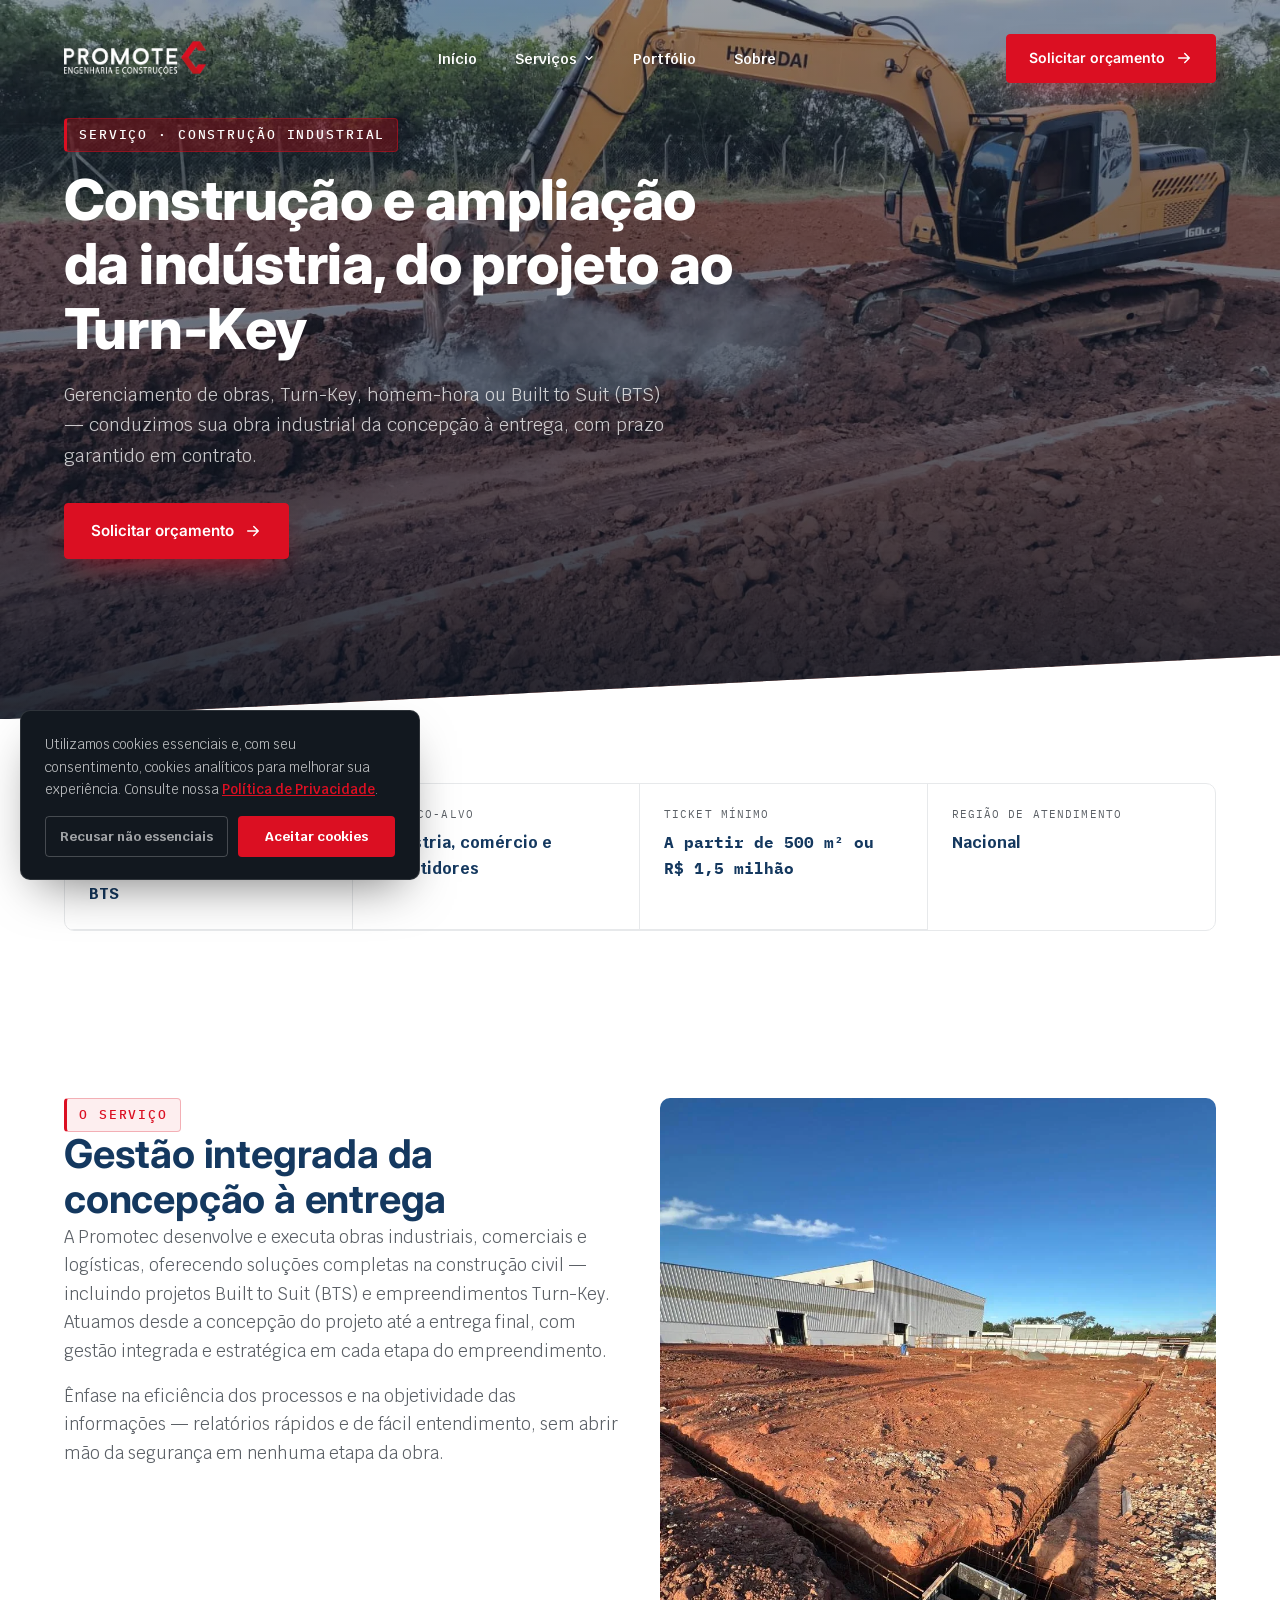
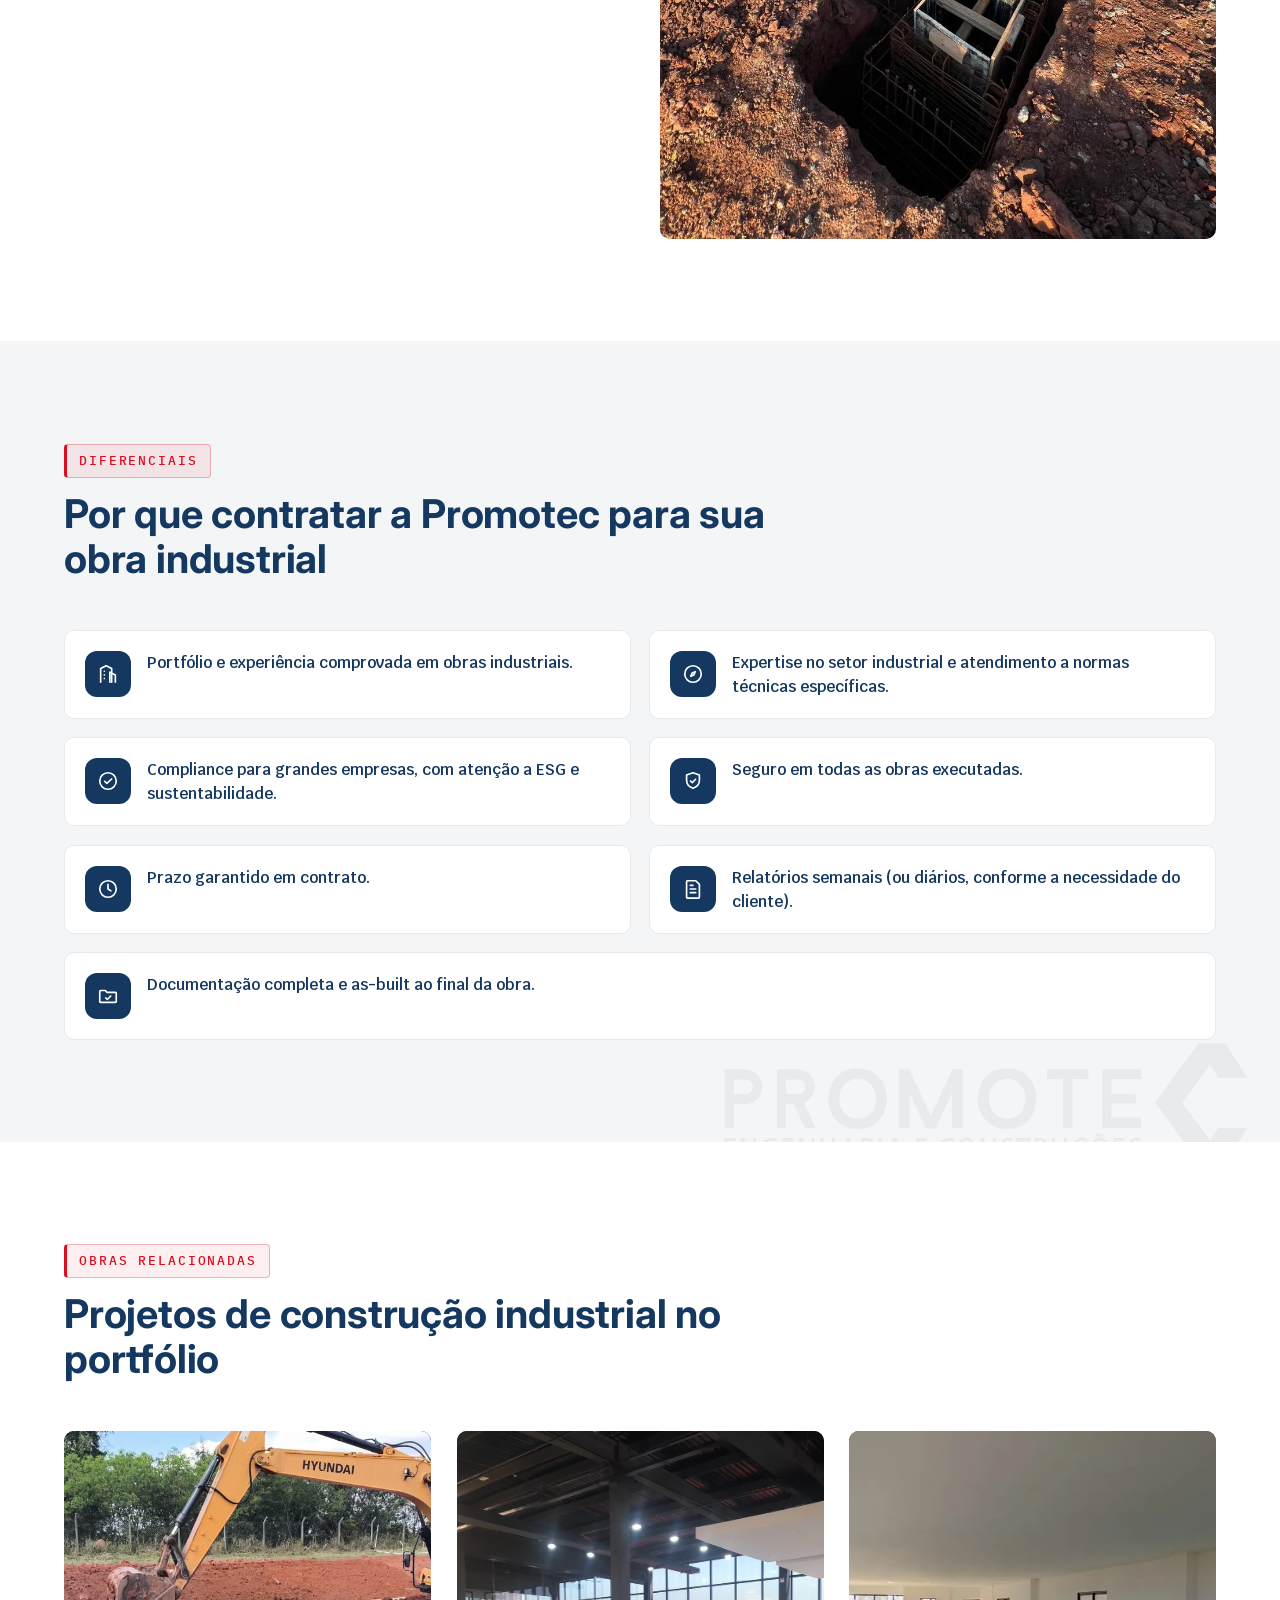
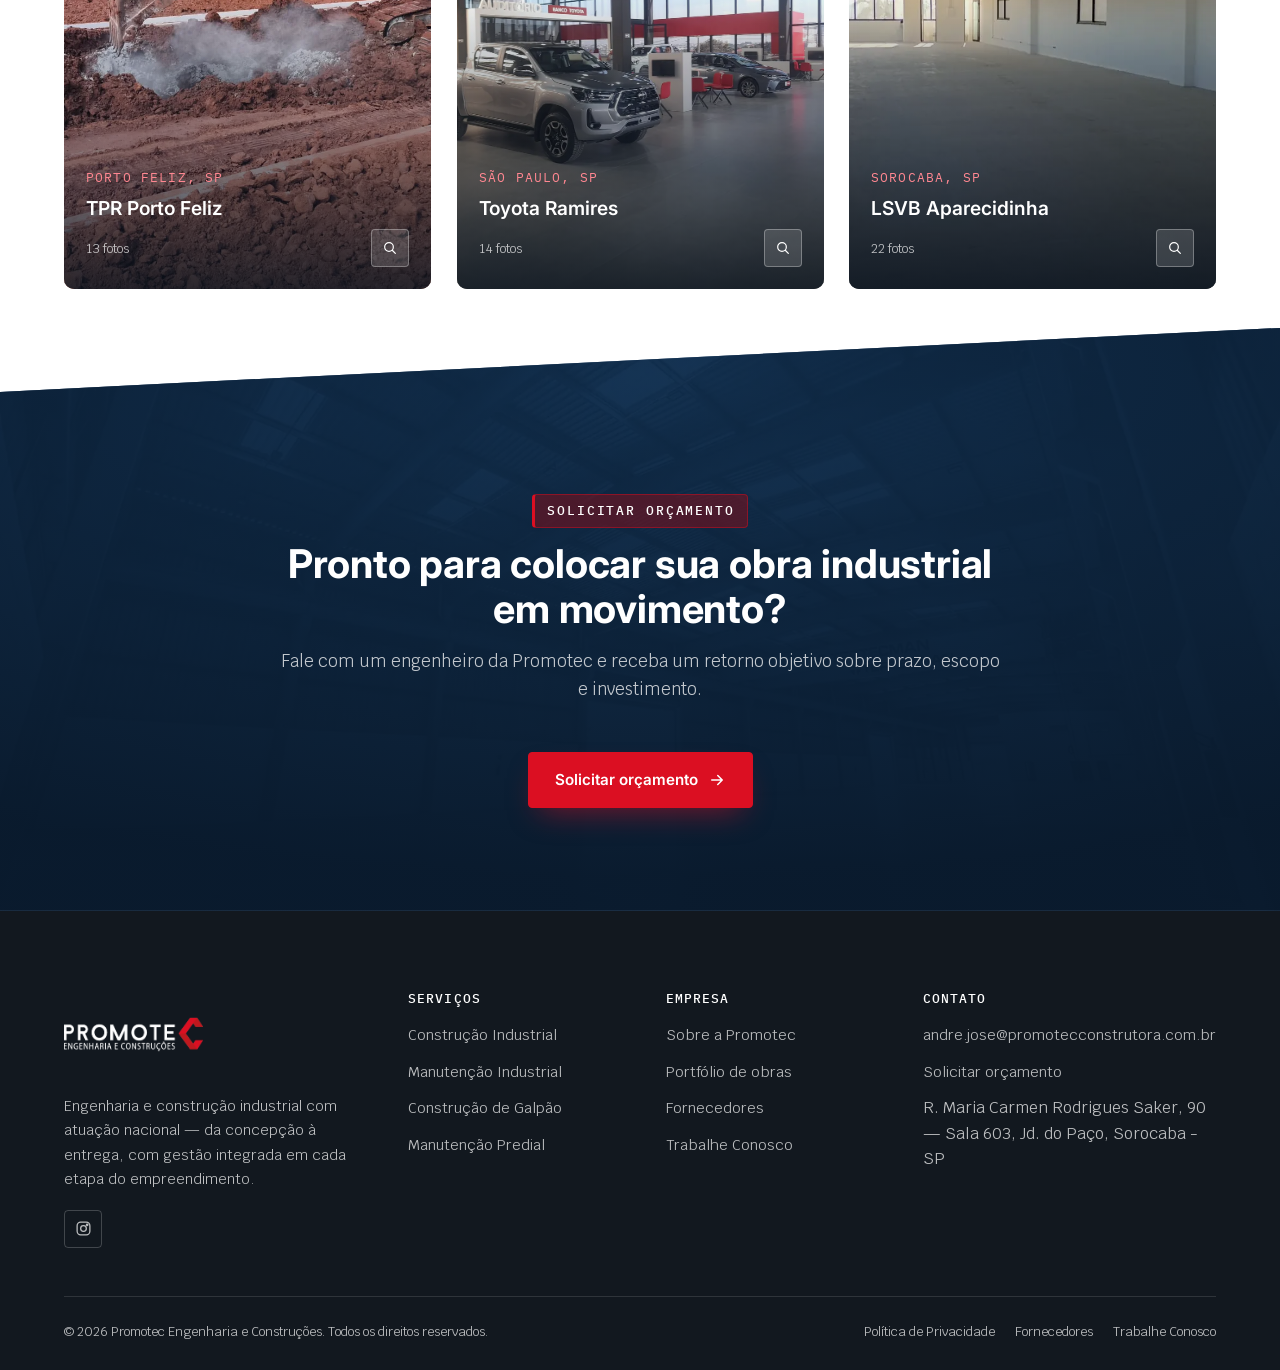
<file: Site/construcao-industrial.html>
<!DOCTYPE html>
<html lang="pt-BR">
<head>
<meta charset="UTF-8">
<meta name="viewport" content="width=device-width, initial-scale=1.0">
<!-- BuildV: GTM -->
<script>(function(w,d,s,l,i){w[l]=w[l]||[];w[l].push({'gtm.start':
new Date().getTime(),event:'gtm.js'});var f=d.getElementsByTagName(s)[0],
j=d.createElement(s),dl=l!='dataLayer'?'&l='+l:'';j.async=true;j.src=
'https://www.googletagmanager.com/gtm.js?id='+i+dl;f.parentNode.insertBefore(j,f);
})(window,document,'script','dataLayer','GTM-MV752TH5');</script>
<!-- /BuildV: GTM -->
<title>Construção Industrial — Promotec Engenharia e Construções</title>
<meta name="description" content="Construção e ampliação da indústria: gerenciamento de obras, Turn-Key, homem-hora ou BTS. A partir de 500 m² ou R$ 1,5 milhão, com atuação nacional.">
<link rel="canonical" href="https://www.promotecconstrutora.com.br/construcao-industrial.html">
<link rel="icon" href="favicon.png" type="image/png">
<link rel="stylesheet" href="css/styles.css?v=20260814f">
<link rel="stylesheet" href="css/motion.css?v=20260814f">
<style>
  html{scroll-behavior:auto}
  a{color:inherit}
  :root{--oo-green:#DB0F22}
  [data-progress]{background:linear-gradient(90deg,#DB0F22,#BF181E)}
</style>
<script>document.documentElement.setAttribute('data-motion','on')</script>
<!-- BuildV: MERLIN -->
<script src='https://scripts.gomerlin.com.br/merlin.js'></script>
<script>
  Merlin.Popup.initFromSource("https://tools.gomerlin.com.br/popup/8584e505-db4e-4447-a9d1-a08049b33b37");

  function waitForElm(selector) {
    return new Promise(function(resolve) {
      if (document.querySelector(selector)) {
        return resolve(document.querySelector(selector));
      }
      var observer = new MutationObserver(function() {
        if (document.querySelector(selector)) {
          resolve(document.querySelector(selector));
          observer.disconnect();
        }
      });
      observer.observe(document.documentElement, { childList: true, subtree: true });
    });
  }

  waitForElm('.merlin-button').then(function() {
    for (var i = 1; i <= 15; i++) {
      var el = document.getElementById('cta-merlin' + i);
      if (el) {
        el.addEventListener('click', function(e) {
          e.preventDefault();
          document.querySelector('.merlin-button').click();
        });
      }
    }
  });
</script>
<!-- /BuildV: MERLIN -->
</head>
<body>
<!-- BuildV: GTM (noscript) -->
<noscript><iframe src="https://www.googletagmanager.com/ns.html?id=GTM-MV752TH5"
height="0" width="0" style="display:none;visibility:hidden"></iframe></noscript>
<!-- /BuildV: GTM (noscript) -->
<a class="skip-link" href="#conteudo">Pular para o conteúdo</a>
<div data-progress></div>

<header class="site-header" data-hd data-bg="dark">
  <div class="container">
    <a class="brand" href="index.html" aria-label="Promotec Engenharia e Construções — página inicial">
      <img src="assets/logos/logo-white.png?v=2" alt="Promotec Engenharia e Construções" width="142" height="89">
    </a>
    <nav class="nav-desktop" aria-label="Navegação principal">
      <ul>
        <li><a data-nav-link href="index.html">Início</a></li>
        <li class="has-dropdown has-mega">
          <button class="dropdown-toggle" type="button" aria-expanded="false" aria-haspopup="true" aria-controls="menu-servicos" id="toggle-servicos">
            Serviços
            <svg class="chev" viewBox="0 0 24 24" fill="none" stroke="currentColor" stroke-width="2.4" stroke-linecap="round" stroke-linejoin="round" aria-hidden="true"><path d="m6 9 6 6 6-6"/></svg>
          </button>
          <ul class="dropdown-menu mega" id="menu-servicos" role="menu" aria-labelledby="toggle-servicos">
            <li role="none"><a role="menuitem" href="construcao-industrial.html" aria-current="page"><span class="dm-thumb"><img src="assets/img/cards/construcao-industrial.webp" alt="" loading="lazy" width="220" height="147"></span><span class="dm-title">Construção Industrial</span><span class="dm-desc">Obras e ampliações industriais</span></a></li>
            <li role="none"><a role="menuitem" href="manutencao-industrial.html"><span class="dm-thumb"><img src="assets/img/cards/manutencao-industrial.webp" alt="" loading="lazy" width="220" height="147"></span><span class="dm-title">Manutenção Industrial</span><span class="dm-desc">Civil e elétrica</span></a></li>
            <li role="none"><a role="menuitem" href="construcao-galpao.html"><span class="dm-thumb"><img src="assets/img/cards/construcao-galpao.webp" alt="" loading="lazy" width="220" height="147"></span><span class="dm-title">Construção de Galpão</span><span class="dm-desc">Galpões sob medida</span></a></li>
            <li role="none"><a role="menuitem" href="manutencao-predial.html"><span class="dm-thumb"><img src="assets/img/cards/manutencao-predial.webp" alt="" loading="lazy" width="220" height="147"></span><span class="dm-title">Manutenção Predial</span><span class="dm-desc">Da hidráulica ao civil</span></a></li>
          </ul>
        </li>
        <li><a data-nav-link href="portfolio.html">Portfólio</a></li>
        <li><a data-nav-link href="sobre.html">Sobre</a></li>
      </ul>
    </nav>
    <div class="header-actions">
      <a class="btn btn-primary" id="cta-merlin1" href="#1">
        Solicitar orçamento
        <svg viewBox="0 0 24 24" fill="none" stroke="currentColor" stroke-width="2" stroke-linecap="round" stroke-linejoin="round" aria-hidden="true"><path d="M5 12h14M13 6l6 6-6 6"/></svg>
      </a>
      <button data-nav-toggle type="button" aria-label="Abrir menu" aria-expanded="false" aria-controls="mobileMenu">
        <svg viewBox="0 0 24 24" fill="none" stroke="currentColor" stroke-width="2" stroke-linecap="round" aria-hidden="true"><path d="M4 6h16M4 12h16M4 18h16"/></svg>
      </button>
    </div>
  </div>
</header>

<div data-mobile-menu id="mobileMenu" aria-hidden="true">
  <div class="mm-top">
    <a href="index.html" aria-label="Promotec — início"><img src="assets/logos/logo-white.png?v=2" alt="Promotec Engenharia e Construções" width="82" height="51"></a>
    <button data-menu-close type="button" aria-label="Fechar menu">
      <svg viewBox="0 0 24 24" fill="none" stroke="currentColor" stroke-width="2" stroke-linecap="round" aria-hidden="true"><path d="M6 6l12 12M18 6 6 18"/></svg>
    </button>
  </div>
  <nav aria-label="Navegação mobile">
    <a href="index.html">Início</a>
    <div class="mm-sub">
      <a href="construcao-industrial.html" aria-current="page"><img src="assets/img/cards/construcao-industrial.webp" alt="" width="56" height="36" loading="lazy"><span>Construção Industrial</span></a>
      <a href="manutencao-industrial.html"><img src="assets/img/cards/manutencao-industrial.webp" alt="" width="56" height="36" loading="lazy"><span>Manutenção Industrial</span></a>
      <a href="construcao-galpao.html"><img src="assets/img/cards/construcao-galpao.webp" alt="" width="56" height="36" loading="lazy"><span>Construção de Galpão</span></a>
      <a href="manutencao-predial.html"><img src="assets/img/cards/manutencao-predial.webp" alt="" width="56" height="36" loading="lazy"><span>Manutenção Predial</span></a>
    </div>
    <a href="portfolio.html">Portfólio</a>
    <a href="sobre.html">Sobre</a>
  </nav>
  <div class="mm-cta">
    <a class="btn btn-primary btn-block" id="cta-merlin2" href="#2">Solicitar orçamento</a>
  </div>
</div>

<main id="conteudo">

  <section class="hero hero-page" data-hero data-bg="dark">
    <div class="hero-media">
      <img src="assets/img/hero/construcao-industrial.webp" alt="" loading="eager" width="1599" height="899">
    </div>
    <div data-hero-fx class="hero-fx">
      <div class="container">
        <div class="hero-content" data-reveal>
          <span class="eyebrow">Serviço · Construção Industrial</span>
          <h1 data-hero-h>Construção e ampliação da indústria, do projeto ao Turn-Key</h1>
          <p class="lede">Gerenciamento de obras, Turn-Key, homem-hora ou Built to Suit (BTS) — conduzimos sua obra industrial da concepção à entrega, com prazo garantido em contrato.</p>
          <div class="hero-actions">
            <a class="btn btn-primary" id="cta-merlin3" href="#3">
              Solicitar orçamento
              <svg viewBox="0 0 24 24" fill="none" stroke="currentColor" stroke-width="2" stroke-linecap="round" stroke-linejoin="round" aria-hidden="true"><path d="M5 12h14M13 6l6 6-6 6"/></svg>
            </a>
          </div>
        </div>
      </div>
    </div>
  </section>

  <section class="section-tight" data-bg="light">
    <div class="container">
      <div class="spec-bar" style="--spec-cols:4" data-reveal>
        <div class="spec-item"><span class="spec-label">Modalidades</span><span class="spec-value">Gerenciamento de obras, Turn-Key, homem-hora ou BTS</span></div>
        <div class="spec-item"><span class="spec-label">Público-alvo</span><span class="spec-value">Indústria, comércio e investidores</span></div>
        <div class="spec-item"><span class="spec-label">Ticket mínimo</span><span class="spec-value mono-num">A partir de 500 m² ou R$ 1,5 milhão</span></div>
        <div class="spec-item"><span class="spec-label">Região de atendimento</span><span class="spec-value">Nacional</span></div>
      </div>
    </div>
  </section>

  <section class="section">
    <div class="container split-diff" style="grid-template-columns:1fr 1fr">
      <div data-reveal="left" data-rv="left">
        <span class="eyebrow">O serviço</span>
        <h2>Gestão integrada da concepção à entrega</h2>
        <p class="lede">A Promotec desenvolve e executa obras industriais, comerciais e logísticas, oferecendo soluções completas na construção civil — incluindo projetos Built to Suit (BTS) e empreendimentos Turn-Key. Atuamos desde a concepção do projeto até a entrega final, com gestão integrada e estratégica em cada etapa do empreendimento.</p>
        <p class="lede" style="margin-top:16px">Ênfase na eficiência dos processos e na objetividade das informações — relatórios rápidos e de fácil entendimento, sem abrir mão da segurança em nenhuma etapa da obra.</p>
      </div>
      <figure data-reveal="fig" style="margin:0;border-radius:var(--radius-md);overflow:hidden">
        <img src="assets/img/portfolio/tpr-porto-feliz/03.webp" alt="Obra de ampliação industrial em execução, projeto TPR Porto Feliz" loading="lazy" style="width:100%;height:100%;object-fit:cover">
      </figure>
    </div>
  </section>

  <section class="section section-alt section-wm">
    <div class="container">
      <div class="section-head" data-reveal>
        <span class="eyebrow">Diferenciais</span>
        <h2>Por que contratar a Promotec para sua obra industrial</h2>
      </div>
      <div class="diff-list" style="grid-template-columns:repeat(2,1fr)">
        <div class="diff-item" data-reveal>
          <span class="diff-icon"><svg viewBox="0 0 24 24" fill="none" stroke="currentColor" stroke-width="1.8" stroke-linecap="round" stroke-linejoin="round" aria-hidden="true"><path d="M4 21V6l6-3 6 3v15"/><path d="M14 21V10l6 3v8"/><path d="M8 9h.01M8 13h.01M8 17h.01"/></svg></span>
          <p>Portfólio e experiência comprovada em obras industriais.</p>
        </div>
        <div class="diff-item" data-reveal>
          <span class="diff-icon"><svg viewBox="0 0 24 24" fill="none" stroke="currentColor" stroke-width="1.8" stroke-linecap="round" stroke-linejoin="round" aria-hidden="true"><circle cx="12" cy="12" r="9"/><path d="M14.5 9.5 13 13l-3.5 1.5L11 11l3.5-1.5Z"/></svg></span>
          <p>Expertise no setor industrial e atendimento a normas técnicas específicas.</p>
        </div>
        <div class="diff-item" data-reveal>
          <span class="diff-icon"><svg viewBox="0 0 24 24" fill="none" stroke="currentColor" stroke-width="1.8" stroke-linecap="round" stroke-linejoin="round" aria-hidden="true"><circle cx="12" cy="12" r="9"/><path d="m8.5 12.5 2.2 2.2L16 9.8"/></svg></span>
          <p>Compliance para grandes empresas, com atenção a ESG e sustentabilidade.</p>
        </div>
        <div class="diff-item" data-reveal>
          <span class="diff-icon"><svg viewBox="0 0 24 24" fill="none" stroke="currentColor" stroke-width="1.8" stroke-linecap="round" stroke-linejoin="round" aria-hidden="true"><path d="M12 3 5 5.5V11c0 4.5 3 7.7 7 9 4-1.3 7-4.5 7-9V5.5L12 3Z"/><path d="m9.3 12 1.9 1.9 3.6-3.8"/></svg></span>
          <p>Seguro em todas as obras executadas.</p>
        </div>
        <div class="diff-item" data-reveal>
          <span class="diff-icon"><svg viewBox="0 0 24 24" fill="none" stroke="currentColor" stroke-width="1.8" stroke-linecap="round" stroke-linejoin="round" aria-hidden="true"><circle cx="12" cy="12" r="9"/><path d="M12 7v5l3.2 2"/></svg></span>
          <p>Prazo garantido em contrato.</p>
        </div>
        <div class="diff-item" data-reveal>
          <span class="diff-icon"><svg viewBox="0 0 24 24" fill="none" stroke="currentColor" stroke-width="1.8" stroke-linecap="round" stroke-linejoin="round" aria-hidden="true"><path d="M6 3h9l4 4v14a1 1 0 0 1-1 1H6a1 1 0 0 1-1-1V4a1 1 0 0 1 1-1Z"/><path d="M9 12h6M9 16h6M9 8h3"/></svg></span>
          <p>Relatórios semanais (ou diários, conforme a necessidade do cliente).</p>
        </div>
        <div class="diff-item" style="grid-column:1/-1" data-reveal>
          <span class="diff-icon"><svg viewBox="0 0 24 24" fill="none" stroke="currentColor" stroke-width="1.8" stroke-linecap="round" stroke-linejoin="round" aria-hidden="true"><path d="M3 7a1 1 0 0 1 1-1h5l2 2h9a1 1 0 0 1 1 1v9a1 1 0 0 1-1 1H4a1 1 0 0 1-1-1V7Z"/><path d="m9.5 14 1.8 1.8L15 12"/></svg></span>
          <p>Documentação completa e as-built ao final da obra.</p>
        </div>
      </div>
    </div>
  </section>

  <section class="section">
    <div class="container">
      <div class="section-head" data-reveal>
        <span class="eyebrow">Obras relacionadas</span>
        <h2>Projetos de construção industrial no portfólio</h2>
      </div>
      <div class="portfolio-grid">
        <a class="portfolio-card" data-reveal="fig" href="portfolio.html#tpr-porto-feliz">
          <div class="pf-media"><img src="assets/img/portfolio/tpr-porto-feliz/01.webp" alt="Ampliação industrial em execução, projeto TPR Porto Feliz" loading="lazy"></div>
          <div class="pf-veil"></div>
          <div class="pf-body"><span class="pf-eyebrow">Porto Feliz, SP</span><h3>TPR Porto Feliz</h3><div class="pf-meta"><small>13 fotos</small><span class="pf-zoom"><svg viewBox="0 0 24 24" fill="none" stroke="currentColor" stroke-width="1.8" stroke-linecap="round" stroke-linejoin="round" aria-hidden="true"><circle cx="10.5" cy="10.5" r="6.5"/><path d="m20 20-4.3-4.3"/></svg></span></div></div>
        </a>
        <a class="portfolio-card" data-reveal="fig" href="portfolio.html#toyota-ramires">
          <div class="pf-media"><img src="assets/img/portfolio/toyota-ramires/01.webp" alt="Showroom concluído da concessionária Toyota Ramires" loading="lazy"></div>
          <div class="pf-veil"></div>
          <div class="pf-body"><span class="pf-eyebrow">São Paulo, SP</span><h3>Toyota Ramires</h3><div class="pf-meta"><small>14 fotos</small><span class="pf-zoom"><svg viewBox="0 0 24 24" fill="none" stroke="currentColor" stroke-width="1.8" stroke-linecap="round" stroke-linejoin="round" aria-hidden="true"><circle cx="10.5" cy="10.5" r="6.5"/><path d="m20 20-4.3-4.3"/></svg></span></div></div>
        </a>
        <a class="portfolio-card" data-reveal="fig" href="portfolio.html#lsvb-aparecidinha">
          <div class="pf-media"><img src="assets/img/portfolio/lsvb-aparecidinha/01.webp" alt="Interior de planta industrial construída pela Promotec, projeto LSVB Aparecidinha" loading="lazy"></div>
          <div class="pf-veil"></div>
          <div class="pf-body"><span class="pf-eyebrow">Sorocaba, SP</span><h3>LSVB Aparecidinha</h3><div class="pf-meta"><small>22 fotos</small><span class="pf-zoom"><svg viewBox="0 0 24 24" fill="none" stroke="currentColor" stroke-width="1.8" stroke-linecap="round" stroke-linejoin="round" aria-hidden="true"><circle cx="10.5" cy="10.5" r="6.5"/><path d="m20 20-4.3-4.3"/></svg></span></div></div>
        </a>
      </div>
    </div>
  </section>

  <section class="section bg-dark">
    <div class="container" style="text-align:center">
      <div class="section-head center" data-reveal>
        <span class="eyebrow">Solicitar orçamento</span>
        <h2 style="color:#fff">Pronto para colocar sua obra industrial em movimento?</h2>
        <p class="lede">Fale com um engenheiro da Promotec e receba um retorno objetivo sobre prazo, escopo e investimento.</p>
      </div>
      <a class="btn btn-primary" id="cta-merlin4" href="#4">
        Solicitar orçamento
        <svg viewBox="0 0 24 24" fill="none" stroke="currentColor" stroke-width="2" stroke-linecap="round" stroke-linejoin="round" aria-hidden="true"><path d="M5 12h14M13 6l6 6-6 6"/></svg>
      </a>
    </div>
  </section>

</main>

<footer class="footer" data-bg="dark">
  <div class="container">
    <div class="footer-grid">
      <div class="footer-brand">
        <img src="assets/logos/logo-white.png?v=2" alt="Promotec Engenharia e Construções" width="139" height="87">
        <p>Engenharia e construção industrial com atuação nacional — da concepção à entrega, com gestão integrada em cada etapa do empreendimento.</p>
        <div class="footer-social">
          <a href="https://www.instagram.com/promotecconstrutora/" target="_blank" rel="noopener" aria-label="Promotec Engenharia no Instagram (abre em nova aba)">
            <svg viewBox="0 0 24 24" fill="none" stroke="currentColor" stroke-width="1.8" aria-hidden="true"><rect x="3" y="3" width="18" height="18" rx="5"/><circle cx="12" cy="12" r="4"/><circle cx="17.2" cy="6.8" r="1"/></svg>
          </a>
        </div>
      </div>
      <div class="footer-col">
        <h5>Serviços</h5>
        <ul>
          <li><a href="construcao-industrial.html">Construção Industrial</a></li>
          <li><a href="manutencao-industrial.html">Manutenção Industrial</a></li>
          <li><a href="construcao-galpao.html">Construção de Galpão</a></li>
          <li><a href="manutencao-predial.html">Manutenção Predial</a></li>
        </ul>
      </div>
      <div class="footer-col">
        <h5>Empresa</h5>
        <ul>
          <li><a href="sobre.html">Sobre a Promotec</a></li>
          <li><a href="portfolio.html">Portfólio de obras</a></li>
          <li><a href="fornecedores/">Fornecedores</a></li>
          <li><a href="trabalhe-conosco/">Trabalhe Conosco</a></li>
        </ul>
      </div>
      <div class="footer-col">
        <h5>Contato</h5>
        <ul>
          <li><a href="mailto:andre.jose@promotecconstrutora.com.br">andre.jose@promotecconstrutora.com.br</a></li>
          <li><a id="cta-merlin5" href="#5">Solicitar orçamento</a></li>
          <li>R. Maria Carmen Rodrigues Saker, 90 — Sala 603, Jd. do Paço, Sorocaba - SP</li>
        </ul>
      </div>
    </div>
    <div class="footer-bottom">
      <p>&copy; 2026 Promotec Engenharia e Construções. Todos os direitos reservados.</p>
      <ul>
        <li><a href="#" data-modal="privacyOverlay">Política de Privacidade</a></li>
        <li><a href="fornecedores/">Fornecedores</a></li>
        <li><a href="trabalhe-conosco/">Trabalhe Conosco</a></li>
      </ul>
    </div>
  </div>
</footer>

<div class="privacy-overlay" id="privacyOverlay" role="dialog" aria-modal="true" aria-labelledby="privacyTitle">
  <div class="privacy-modal">
    <div class="privacy-header">
      <h2 id="privacyTitle">Política de Privacidade</h2>
      <button class="privacy-close" id="privacyClose" type="button" aria-label="Fechar política de privacidade">&#x2715;</button>
    </div>
    <div class="privacy-body">
      <p>A <strong>Promotec Engenharia e Construções</strong> está comprometida com a proteção dos seus dados pessoais, em conformidade com a <strong>LGPD (Lei nº 13.709/2018)</strong>.</p>
      <h3>1. Dados coletados</h3>
      <p>Coletamos apenas os dados fornecidos voluntariamente nos formulários do site (Fornecedores e Trabalhe Conosco): nome, e-mail, telefone e arquivos anexados (proposta ou currículo).</p>
      <h3>2. Finalidade</h3>
      <ul><li>Responder à sua solicitação de orçamento ou candidatura</li><li>Avaliar cadastro de fornecedores e currículos recebidos</li><li>Enviar comunicações relacionadas ao contato realizado</li><li>Cumprir obrigações legais</li></ul>
      <h3>3. Compartilhamento</h3>
      <p>Seus dados não são vendidos nem compartilhados com terceiros, exceto quando exigido por lei ou autoridade competente.</p>
      <h3>4. Armazenamento e segurança</h3>
      <p>Os dados são armazenados em banco de dados com acesso restrito. Arquivos anexados são validados por tipo e tamanho e protegidos contra execução de código.</p>
      <h3>5. Cookies</h3>
      <p>Utilizamos cookies essenciais ao funcionamento do site e, mediante seu consentimento, cookies analíticos para entender o uso do site. Você pode recusar os cookies não essenciais no banner de consentimento.</p>
      <h3>6. Seus direitos (LGPD)</h3>
      <ul><li>Confirmar a existência de tratamento de dados</li><li>Acessar, corrigir ou solicitar a exclusão dos seus dados</li><li>Revogar o consentimento a qualquer momento</li></ul>
      <h3>7. Contato do controlador</h3>
      <p><strong>Promotec Engenharia e Construções</strong><br>andre.jose@promotecconstrutora.com.br<br>R. Maria Carmen Rodrigues Saker, 90, Sala 603 — Jd. do Paço, Sorocaba - SP</p>
      <p style="color:var(--color-gray-600);font-size:11px;margin-top:24px">Última atualização: julho de 2026.</p>
    </div>
  </div>
</div>

<div class="cookie-notice" id="cookieNotice" role="region" aria-label="Aviso de cookies">
  <p>Utilizamos cookies essenciais e, com seu consentimento, cookies analíticos para melhorar sua experiência. Consulte nossa <button type="button" data-modal="privacyOverlay">Política de Privacidade</button>.</p>
  <div class="cookie-actions">
    <button type="button" class="cookie-btn cookie-btn--decline" id="cookieDecline">Recusar não essenciais</button>
    <button type="button" class="cookie-btn cookie-btn--accept" id="cookieAccept">Aceitar cookies</button>
  </div>
</div>

<script src="js/motion.js?v=20260814f"></script>
<script src="js/app.js?v=20260814f"></script>
</body>
</html>
</file>
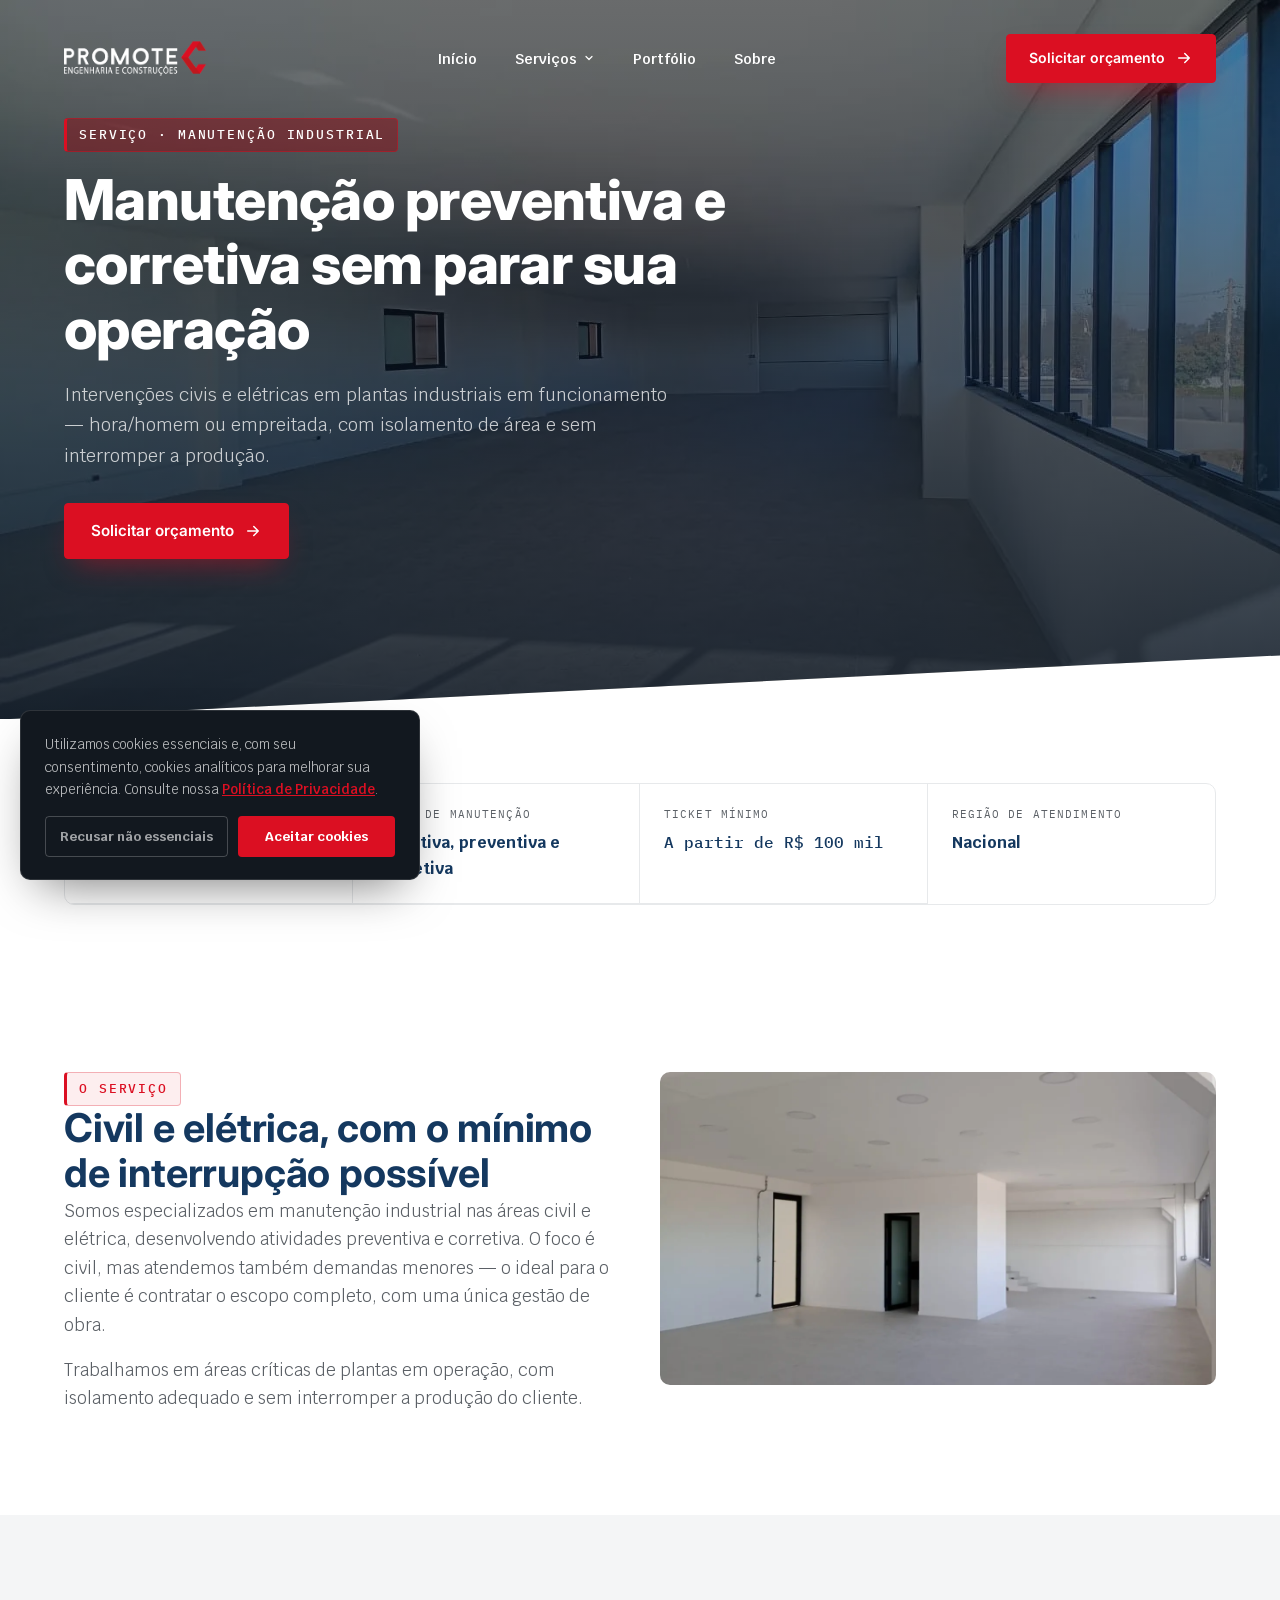
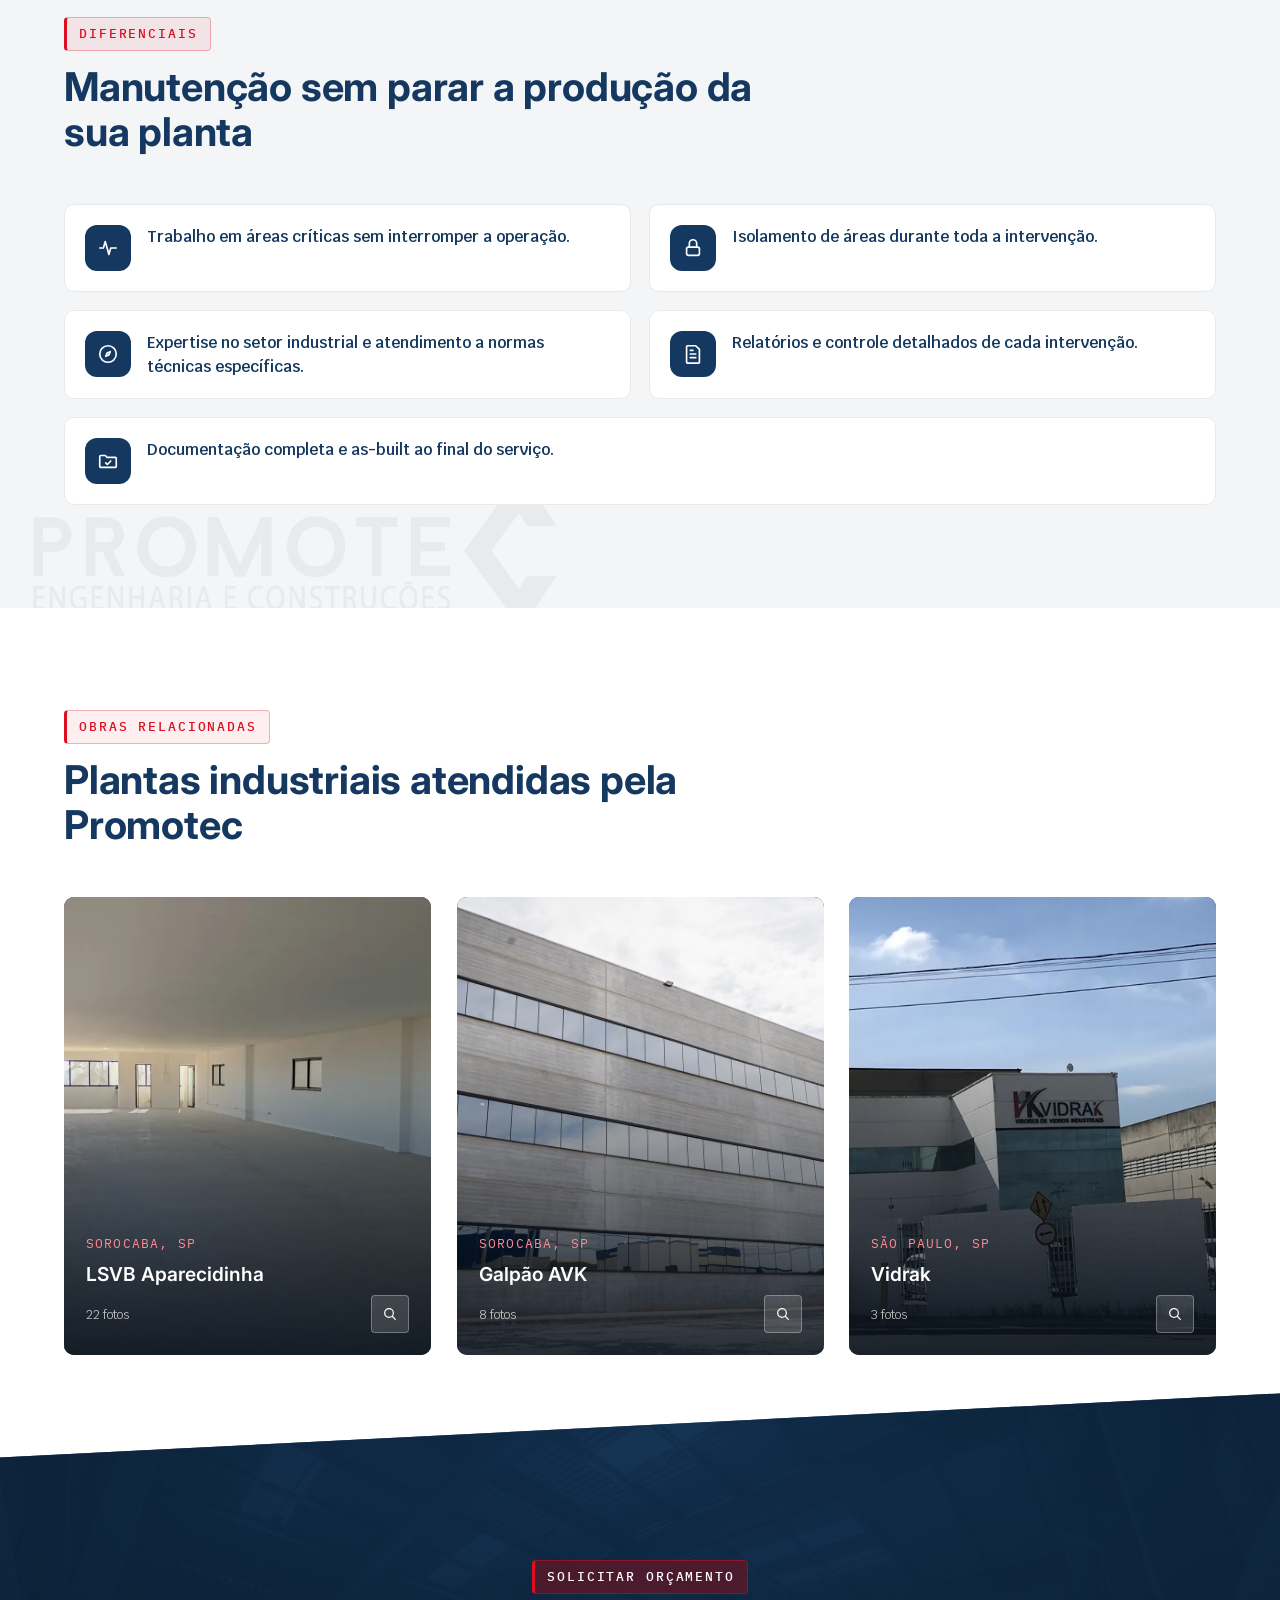
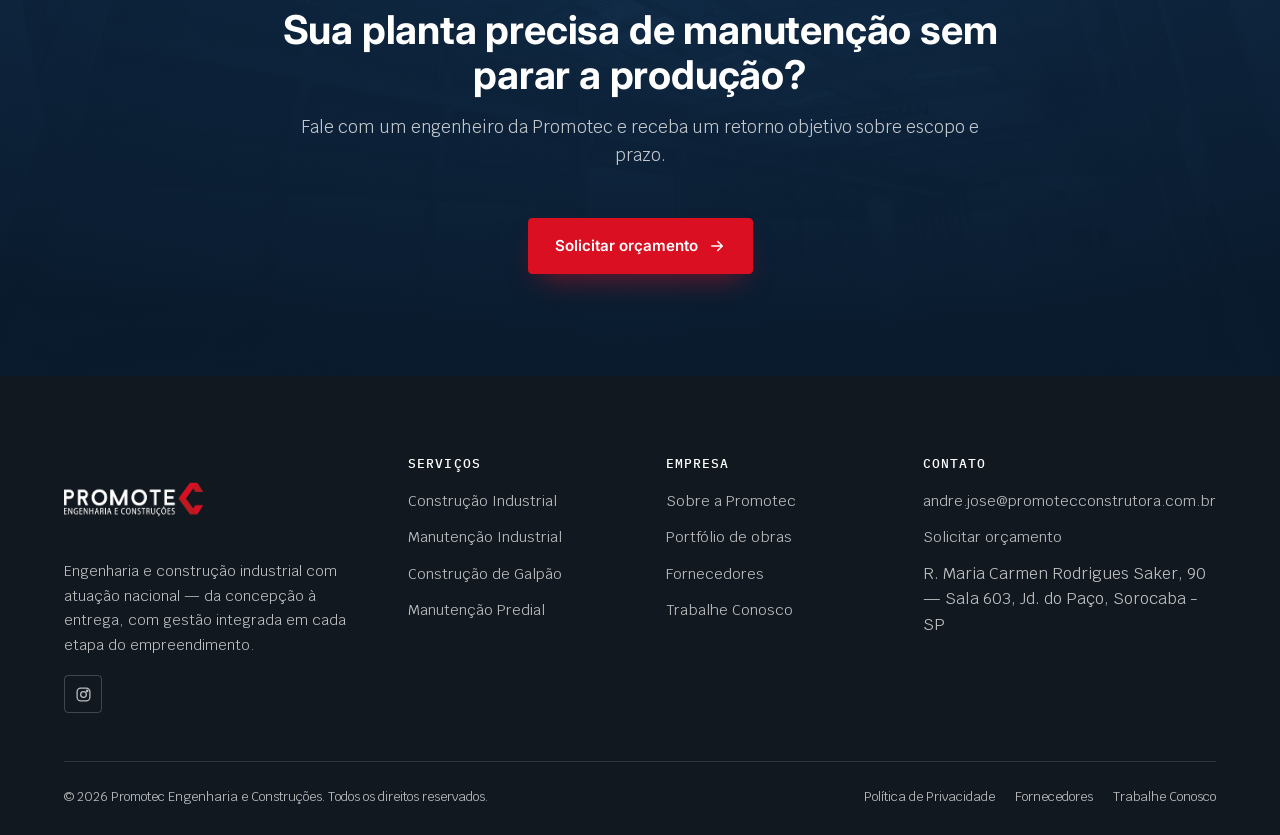
<file: Site/manutencao-industrial.html>
<!DOCTYPE html>
<html lang="pt-BR">
<head>
<meta charset="UTF-8">
<meta name="viewport" content="width=device-width, initial-scale=1.0">
<!-- BuildV: GTM -->
<script>(function(w,d,s,l,i){w[l]=w[l]||[];w[l].push({'gtm.start':
new Date().getTime(),event:'gtm.js'});var f=d.getElementsByTagName(s)[0],
j=d.createElement(s),dl=l!='dataLayer'?'&l='+l:'';j.async=true;j.src=
'https://www.googletagmanager.com/gtm.js?id='+i+dl;f.parentNode.insertBefore(j,f);
})(window,document,'script','dataLayer','GTM-MV752TH5');</script>
<!-- /BuildV: GTM -->
<title>Manutenção Industrial — Promotec Engenharia e Construções</title>
<meta name="description" content="Manutenção preditiva, preventiva e corretiva nas áreas civil, elétrica e mecânica. A partir de R$ 100 mil, hora/homem ou empreitada, com atuação nacional.">
<link rel="canonical" href="https://www.promotecconstrutora.com.br/manutencao-industrial.html">
<link rel="icon" href="favicon.png" type="image/png">
<link rel="stylesheet" href="css/styles.css?v=20260814f">
<link rel="stylesheet" href="css/motion.css?v=20260814f">
<style>
  html{scroll-behavior:auto}
  a{color:inherit}
  :root{--oo-green:#DB0F22}
  [data-progress]{background:linear-gradient(90deg,#DB0F22,#BF181E)}
</style>
<script>document.documentElement.setAttribute('data-motion','on')</script>
<!-- BuildV: MERLIN -->
<script src='https://scripts.gomerlin.com.br/merlin.js'></script>
<script>
  Merlin.Popup.initFromSource("https://tools.gomerlin.com.br/popup/8584e505-db4e-4447-a9d1-a08049b33b37");

  function waitForElm(selector) {
    return new Promise(function(resolve) {
      if (document.querySelector(selector)) {
        return resolve(document.querySelector(selector));
      }
      var observer = new MutationObserver(function() {
        if (document.querySelector(selector)) {
          resolve(document.querySelector(selector));
          observer.disconnect();
        }
      });
      observer.observe(document.documentElement, { childList: true, subtree: true });
    });
  }

  waitForElm('.merlin-button').then(function() {
    for (var i = 1; i <= 15; i++) {
      var el = document.getElementById('cta-merlin' + i);
      if (el) {
        el.addEventListener('click', function(e) {
          e.preventDefault();
          document.querySelector('.merlin-button').click();
        });
      }
    }
  });
</script>
<!-- /BuildV: MERLIN -->
</head>
<body>
<!-- BuildV: GTM (noscript) -->
<noscript><iframe src="https://www.googletagmanager.com/ns.html?id=GTM-MV752TH5"
height="0" width="0" style="display:none;visibility:hidden"></iframe></noscript>
<!-- /BuildV: GTM (noscript) -->
<a class="skip-link" href="#conteudo">Pular para o conteúdo</a>
<div data-progress></div>

<header class="site-header" data-hd data-bg="dark">
  <div class="container">
    <a class="brand" href="index.html" aria-label="Promotec Engenharia e Construções — página inicial">
      <img src="assets/logos/logo-white.png?v=2" alt="Promotec Engenharia e Construções" width="142" height="89">
    </a>
    <nav class="nav-desktop" aria-label="Navegação principal">
      <ul>
        <li><a data-nav-link href="index.html">Início</a></li>
        <li class="has-dropdown has-mega">
          <button class="dropdown-toggle" type="button" aria-expanded="false" aria-haspopup="true" aria-controls="menu-servicos" id="toggle-servicos">
            Serviços
            <svg class="chev" viewBox="0 0 24 24" fill="none" stroke="currentColor" stroke-width="2.4" stroke-linecap="round" stroke-linejoin="round" aria-hidden="true"><path d="m6 9 6 6 6-6"/></svg>
          </button>
          <ul class="dropdown-menu mega" id="menu-servicos" role="menu" aria-labelledby="toggle-servicos">
            <li role="none"><a role="menuitem" href="construcao-industrial.html"><span class="dm-thumb"><img src="assets/img/cards/construcao-industrial.webp" alt="" loading="lazy" width="220" height="147"></span><span class="dm-title">Construção Industrial</span><span class="dm-desc">Obras e ampliações industriais</span></a></li>
            <li role="none"><a role="menuitem" href="manutencao-industrial.html" aria-current="page"><span class="dm-thumb"><img src="assets/img/cards/manutencao-industrial.webp" alt="" loading="lazy" width="220" height="147"></span><span class="dm-title">Manutenção Industrial</span><span class="dm-desc">Civil e elétrica</span></a></li>
            <li role="none"><a role="menuitem" href="construcao-galpao.html"><span class="dm-thumb"><img src="assets/img/cards/construcao-galpao.webp" alt="" loading="lazy" width="220" height="147"></span><span class="dm-title">Construção de Galpão</span><span class="dm-desc">Galpões sob medida</span></a></li>
            <li role="none"><a role="menuitem" href="manutencao-predial.html"><span class="dm-thumb"><img src="assets/img/cards/manutencao-predial.webp" alt="" loading="lazy" width="220" height="147"></span><span class="dm-title">Manutenção Predial</span><span class="dm-desc">Da hidráulica ao civil</span></a></li>
          </ul>
        </li>
        <li><a data-nav-link href="portfolio.html">Portfólio</a></li>
        <li><a data-nav-link href="sobre.html">Sobre</a></li>
      </ul>
    </nav>
    <div class="header-actions">
      <a class="btn btn-primary" id="cta-merlin1" href="#1">
        Solicitar orçamento
        <svg viewBox="0 0 24 24" fill="none" stroke="currentColor" stroke-width="2" stroke-linecap="round" stroke-linejoin="round" aria-hidden="true"><path d="M5 12h14M13 6l6 6-6 6"/></svg>
      </a>
      <button data-nav-toggle type="button" aria-label="Abrir menu" aria-expanded="false" aria-controls="mobileMenu">
        <svg viewBox="0 0 24 24" fill="none" stroke="currentColor" stroke-width="2" stroke-linecap="round" aria-hidden="true"><path d="M4 6h16M4 12h16M4 18h16"/></svg>
      </button>
    </div>
  </div>
</header>

<div data-mobile-menu id="mobileMenu" aria-hidden="true">
  <div class="mm-top">
    <a href="index.html" aria-label="Promotec — início"><img src="assets/logos/logo-white.png?v=2" alt="Promotec Engenharia e Construções" width="82" height="51"></a>
    <button data-menu-close type="button" aria-label="Fechar menu">
      <svg viewBox="0 0 24 24" fill="none" stroke="currentColor" stroke-width="2" stroke-linecap="round" aria-hidden="true"><path d="M6 6l12 12M18 6 6 18"/></svg>
    </button>
  </div>
  <nav aria-label="Navegação mobile">
    <a href="index.html">Início</a>
    <div class="mm-sub">
      <a href="construcao-industrial.html"><img src="assets/img/cards/construcao-industrial.webp" alt="" width="56" height="36" loading="lazy"><span>Construção Industrial</span></a>
      <a href="manutencao-industrial.html" aria-current="page"><img src="assets/img/cards/manutencao-industrial.webp" alt="" width="56" height="36" loading="lazy"><span>Manutenção Industrial</span></a>
      <a href="construcao-galpao.html"><img src="assets/img/cards/construcao-galpao.webp" alt="" width="56" height="36" loading="lazy"><span>Construção de Galpão</span></a>
      <a href="manutencao-predial.html"><img src="assets/img/cards/manutencao-predial.webp" alt="" width="56" height="36" loading="lazy"><span>Manutenção Predial</span></a>
    </div>
    <a href="portfolio.html">Portfólio</a>
    <a href="sobre.html">Sobre</a>
  </nav>
  <div class="mm-cta">
    <a class="btn btn-primary btn-block" id="cta-merlin2" href="#2">Solicitar orçamento</a>
  </div>
</div>

<main id="conteudo">
  <section class="hero hero-page" data-hero data-bg="dark">
    <div class="hero-media">
      <img src="assets/img/hero/manutencao-industrial.webp" alt="" loading="eager" width="1599" height="899">
    </div>
    <div data-hero-fx class="hero-fx">
      <div class="container">
        <div class="hero-content" data-reveal>
          <span class="eyebrow">Serviço · Manutenção Industrial</span>
          <h1 data-hero-h>Manutenção preventiva e corretiva sem parar sua operação</h1>
          <p class="lede">Intervenções civis e elétricas em plantas industriais em funcionamento — hora/homem ou empreitada, com isolamento de área e sem interromper a produção.</p>
          <div class="hero-actions">
            <a class="btn btn-primary" id="cta-merlin3" href="#3">
  Solicitar orçamento
  <svg viewBox="0 0 24 24" fill="none" stroke="currentColor" stroke-width="2" stroke-linecap="round" stroke-linejoin="round" aria-hidden="true"><path d="M5 12h14M13 6l6 6-6 6"/></svg>
</a>
            
          </div>
        </div>
      </div>
    </div>
  </section>

  <section class="section-tight" data-bg="light">
    <div class="container">
      <div class="spec-bar" style="--spec-cols:4" data-reveal>
        <div class="spec-item"><span class="spec-label">Modalidades</span><span class="spec-value">Hora/homem ou empreitada</span></div>
<div class="spec-item"><span class="spec-label">Tipos de manutenção</span><span class="spec-value">Preditiva, preventiva e corretiva</span></div>
<div class="spec-item"><span class="spec-label">Ticket mínimo</span><span class="spec-value"><span class="mono-num">A partir de R$ 100 mil</span></span></div>
<div class="spec-item"><span class="spec-label">Região de atendimento</span><span class="spec-value">Nacional</span></div>
      </div>
    </div>
  </section>

  <section class="section">
    <div class="container split-diff" style="grid-template-columns:1fr 1fr">
      <div data-reveal="left" data-rv="left">
        <span class="eyebrow">O serviço</span>
        <h2>Civil e elétrica, com o mínimo de interrupção possível</h2>
        <p class="lede">Somos especializados em manutenção industrial nas áreas civil e elétrica, desenvolvendo atividades preventiva e corretiva. O foco é civil, mas atendemos também demandas menores — o ideal para o cliente é contratar o escopo completo, com uma única gestão de obra.</p>
        <p class="lede" style="margin-top:16px">Trabalhamos em áreas críticas de plantas em operação, com isolamento adequado e sem interromper a produção do cliente.</p>
      </div>
      <figure data-reveal="fig" style="margin:0;border-radius:var(--radius-md);overflow:hidden">
        <img src="assets/img/portfolio/lsvb-aparecidinha/07.webp" alt="Interior de planta industrial em manutenção, projeto LSVB Aparecidinha" loading="lazy" style="width:100%;height:100%;object-fit:cover">
      </figure>
    </div>
  </section>

  <section class="section section-alt section-wm wm-bl">
    <div class="container">
      <div class="section-head" data-reveal>
        <span class="eyebrow">Diferenciais</span>
        <h2>Manutenção sem parar a produção da sua planta</h2>
      </div>
      <div class="diff-list" style="grid-template-columns:repeat(2,1fr)">
        <div class="diff-item" data-reveal>
  <span class="diff-icon"><svg viewBox="0 0 24 24" fill="none" stroke="currentColor" stroke-width="1.8" stroke-linecap="round" stroke-linejoin="round" aria-hidden="true"><path d="M3 12h4l2-7 4 14 2-7h6"/></svg></span>
  <p>Trabalho em áreas críticas sem interromper a operação.</p>
</div>
        <div class="diff-item" data-reveal>
  <span class="diff-icon"><svg viewBox="0 0 24 24" fill="none" stroke="currentColor" stroke-width="1.8" stroke-linecap="round" stroke-linejoin="round" aria-hidden="true"><rect x="5" y="11" width="14" height="9" rx="2"/><path d="M8 11V7a4 4 0 0 1 8 0v4"/></svg></span>
  <p>Isolamento de áreas durante toda a intervenção.</p>
</div>
        <div class="diff-item" data-reveal>
  <span class="diff-icon"><svg viewBox="0 0 24 24" fill="none" stroke="currentColor" stroke-width="1.8" stroke-linecap="round" stroke-linejoin="round" aria-hidden="true"><circle cx="12" cy="12" r="9"/><path d="M14.5 9.5 13 13l-3.5 1.5L11 11l3.5-1.5Z"/></svg></span>
  <p>Expertise no setor industrial e atendimento a normas técnicas específicas.</p>
</div>
        <div class="diff-item" data-reveal>
  <span class="diff-icon"><svg viewBox="0 0 24 24" fill="none" stroke="currentColor" stroke-width="1.8" stroke-linecap="round" stroke-linejoin="round" aria-hidden="true"><path d="M6 3h9l4 4v14a1 1 0 0 1-1 1H6a1 1 0 0 1-1-1V4a1 1 0 0 1 1-1Z"/><path d="M9 12h6M9 16h6M9 8h3"/></svg></span>
  <p>Relatórios e controle detalhados de cada intervenção.</p>
</div>
        <div class="diff-item" style="grid-column:1/-1" data-reveal>
  <span class="diff-icon"><svg viewBox="0 0 24 24" fill="none" stroke="currentColor" stroke-width="1.8" stroke-linecap="round" stroke-linejoin="round" aria-hidden="true"><path d="M3 7a1 1 0 0 1 1-1h5l2 2h9a1 1 0 0 1 1 1v9a1 1 0 0 1-1 1H4a1 1 0 0 1-1-1V7Z"/><path d="m9.5 14 1.8 1.8L15 12"/></svg></span>
  <p>Documentação completa e as-built ao final do serviço.</p>
</div>
      </div>
    </div>
  </section>

  <section class="section">
    <div class="container">
      <div class="section-head" data-reveal>
        <span class="eyebrow">Obras relacionadas</span>
        <h2>Plantas industriais atendidas pela Promotec</h2>
      </div>
      <div class="portfolio-grid">
        <a class="portfolio-card" data-reveal="fig" href="portfolio.html#lsvb-aparecidinha">
  <div class="pf-media"><img src="assets/img/portfolio/lsvb-aparecidinha/01.webp" alt="Interior de planta industrial, projeto LSVB Aparecidinha" loading="lazy"></div>
  <div class="pf-veil"></div>
  <div class="pf-body"><span class="pf-eyebrow">Sorocaba, SP</span><h3>LSVB Aparecidinha</h3><div class="pf-meta"><small>22 fotos</small><span class="pf-zoom"><svg viewBox="0 0 24 24" fill="none" stroke="currentColor" stroke-width="1.8" stroke-linecap="round" stroke-linejoin="round" aria-hidden="true"><circle cx="10.5" cy="10.5" r="6.5"/><path d="m20 20-4.3-4.3"/></svg></span></div></div>
</a>
        <a class="portfolio-card" data-reveal="fig" href="portfolio.html#galpao-avk">
  <div class="pf-media"><img src="assets/img/portfolio/galpao-avk/01.webp" alt="Fachada do Galpão AVK" loading="lazy"></div>
  <div class="pf-veil"></div>
  <div class="pf-body"><span class="pf-eyebrow">Sorocaba, SP</span><h3>Galpão AVK</h3><div class="pf-meta"><small>8 fotos</small><span class="pf-zoom"><svg viewBox="0 0 24 24" fill="none" stroke="currentColor" stroke-width="1.8" stroke-linecap="round" stroke-linejoin="round" aria-hidden="true"><circle cx="10.5" cy="10.5" r="6.5"/><path d="m20 20-4.3-4.3"/></svg></span></div></div>
</a>
        <a class="portfolio-card" data-reveal="fig" href="portfolio.html#vidrak">
  <div class="pf-media"><img src="assets/img/portfolio/vidrak/01.webp" alt="Fachada predial Vidrak, Av. General Motors" loading="lazy"></div>
  <div class="pf-veil"></div>
  <div class="pf-body"><span class="pf-eyebrow">São Paulo, SP</span><h3>Vidrak</h3><div class="pf-meta"><small>3 fotos</small><span class="pf-zoom"><svg viewBox="0 0 24 24" fill="none" stroke="currentColor" stroke-width="1.8" stroke-linecap="round" stroke-linejoin="round" aria-hidden="true"><circle cx="10.5" cy="10.5" r="6.5"/><path d="m20 20-4.3-4.3"/></svg></span></div></div>
</a>
      </div>
    </div>
  </section>

  <section class="section bg-dark">
    <div class="container" style="text-align:center">
      <div class="section-head center" data-reveal>
        <span class="eyebrow">Solicitar orçamento</span>
        <h2 style="color:#fff">Sua planta precisa de manutenção sem parar a produção?</h2>
        <p class="lede">Fale com um engenheiro da Promotec e receba um retorno objetivo sobre escopo e prazo.</p>
      </div>
      <a class="btn btn-primary" id="cta-merlin4" href="#4">
  Solicitar orçamento
  <svg viewBox="0 0 24 24" fill="none" stroke="currentColor" stroke-width="2" stroke-linecap="round" stroke-linejoin="round" aria-hidden="true"><path d="M5 12h14M13 6l6 6-6 6"/></svg>
</a>
    </div>
  </section>
</main>

<footer class="footer" data-bg="dark">
  <div class="container">
    <div class="footer-grid">
      <div class="footer-brand">
        <img src="assets/logos/logo-white.png?v=2" alt="Promotec Engenharia e Construções" width="139" height="87">
        <p>Engenharia e construção industrial com atuação nacional — da concepção à entrega, com gestão integrada em cada etapa do empreendimento.</p>
        <div class="footer-social">
          <a href="https://www.instagram.com/promotecconstrutora/" target="_blank" rel="noopener" aria-label="Promotec Engenharia no Instagram (abre em nova aba)">
            <svg viewBox="0 0 24 24" fill="none" stroke="currentColor" stroke-width="1.8" aria-hidden="true"><rect x="3" y="3" width="18" height="18" rx="5"/><circle cx="12" cy="12" r="4"/><circle cx="17.2" cy="6.8" r="1"/></svg>
          </a>
        </div>
      </div>
      <div class="footer-col">
        <h5>Serviços</h5>
        <ul>
          <li><a href="construcao-industrial.html">Construção Industrial</a></li>
          <li><a href="manutencao-industrial.html">Manutenção Industrial</a></li>
          <li><a href="construcao-galpao.html">Construção de Galpão</a></li>
          <li><a href="manutencao-predial.html">Manutenção Predial</a></li>
        </ul>
      </div>
      <div class="footer-col">
        <h5>Empresa</h5>
        <ul>
          <li><a href="sobre.html">Sobre a Promotec</a></li>
          <li><a href="portfolio.html">Portfólio de obras</a></li>
          <li><a href="fornecedores/">Fornecedores</a></li>
          <li><a href="trabalhe-conosco/">Trabalhe Conosco</a></li>
        </ul>
      </div>
      <div class="footer-col">
        <h5>Contato</h5>
        <ul>
          <li><a href="mailto:andre.jose@promotecconstrutora.com.br">andre.jose@promotecconstrutora.com.br</a></li>
          <li><a id="cta-merlin5" href="#5">Solicitar orçamento</a></li>
          <li>R. Maria Carmen Rodrigues Saker, 90 — Sala 603, Jd. do Paço, Sorocaba - SP</li>
        </ul>
      </div>
    </div>
    <div class="footer-bottom">
      <p>&copy; 2026 Promotec Engenharia e Construções. Todos os direitos reservados.</p>
      <ul>
        <li><a href="#" data-modal="privacyOverlay">Política de Privacidade</a></li>
        <li><a href="fornecedores/">Fornecedores</a></li>
        <li><a href="trabalhe-conosco/">Trabalhe Conosco</a></li>
      </ul>
    </div>
  </div>
</footer>

<div class="privacy-overlay" id="privacyOverlay" role="dialog" aria-modal="true" aria-labelledby="privacyTitle">
  <div class="privacy-modal">
    <div class="privacy-header">
      <h2 id="privacyTitle">Política de Privacidade</h2>
      <button class="privacy-close" id="privacyClose" type="button" aria-label="Fechar política de privacidade">&#x2715;</button>
    </div>
    <div class="privacy-body">
      <p>A <strong>Promotec Engenharia e Construções</strong> está comprometida com a proteção dos seus dados pessoais, em conformidade com a <strong>LGPD (Lei nº 13.709/2018)</strong>.</p>
      <h3>1. Dados coletados</h3>
      <p>Coletamos apenas os dados fornecidos voluntariamente nos formulários do site (Fornecedores e Trabalhe Conosco): nome, e-mail, telefone e arquivos anexados (proposta ou currículo).</p>
      <h3>2. Finalidade</h3>
      <ul><li>Responder à sua solicitação de orçamento ou candidatura</li><li>Avaliar cadastro de fornecedores e currículos recebidos</li><li>Enviar comunicações relacionadas ao contato realizado</li><li>Cumprir obrigações legais</li></ul>
      <h3>3. Compartilhamento</h3>
      <p>Seus dados não são vendidos nem compartilhados com terceiros, exceto quando exigido por lei ou autoridade competente.</p>
      <h3>4. Armazenamento e segurança</h3>
      <p>Os dados são armazenados em banco de dados com acesso restrito. Arquivos anexados são validados por tipo e tamanho e protegidos contra execução de código.</p>
      <h3>5. Cookies</h3>
      <p>Utilizamos cookies essenciais ao funcionamento do site e, mediante seu consentimento, cookies analíticos para entender o uso do site. Você pode recusar os cookies não essenciais no banner de consentimento.</p>
      <h3>6. Seus direitos (LGPD)</h3>
      <ul><li>Confirmar a existência de tratamento de dados</li><li>Acessar, corrigir ou solicitar a exclusão dos seus dados</li><li>Revogar o consentimento a qualquer momento</li></ul>
      <h3>7. Contato do controlador</h3>
      <p><strong>Promotec Engenharia e Construções</strong><br>andre.jose@promotecconstrutora.com.br<br>R. Maria Carmen Rodrigues Saker, 90, Sala 603 — Jd. do Paço, Sorocaba - SP</p>
      <p style="color:var(--color-gray-600);font-size:11px;margin-top:24px">Última atualização: julho de 2026.</p>
    </div>
  </div>
</div>

<div class="cookie-notice" id="cookieNotice" role="region" aria-label="Aviso de cookies">
  <p>Utilizamos cookies essenciais e, com seu consentimento, cookies analíticos para melhorar sua experiência. Consulte nossa <button type="button" data-modal="privacyOverlay">Política de Privacidade</button>.</p>
  <div class="cookie-actions">
    <button type="button" class="cookie-btn cookie-btn--decline" id="cookieDecline">Recusar não essenciais</button>
    <button type="button" class="cookie-btn cookie-btn--accept" id="cookieAccept">Aceitar cookies</button>
  </div>
</div>

<script src="js/motion.js?v=20260814f"></script>
<script src="js/app.js?v=20260814f"></script>
</body>
</html>
</file>
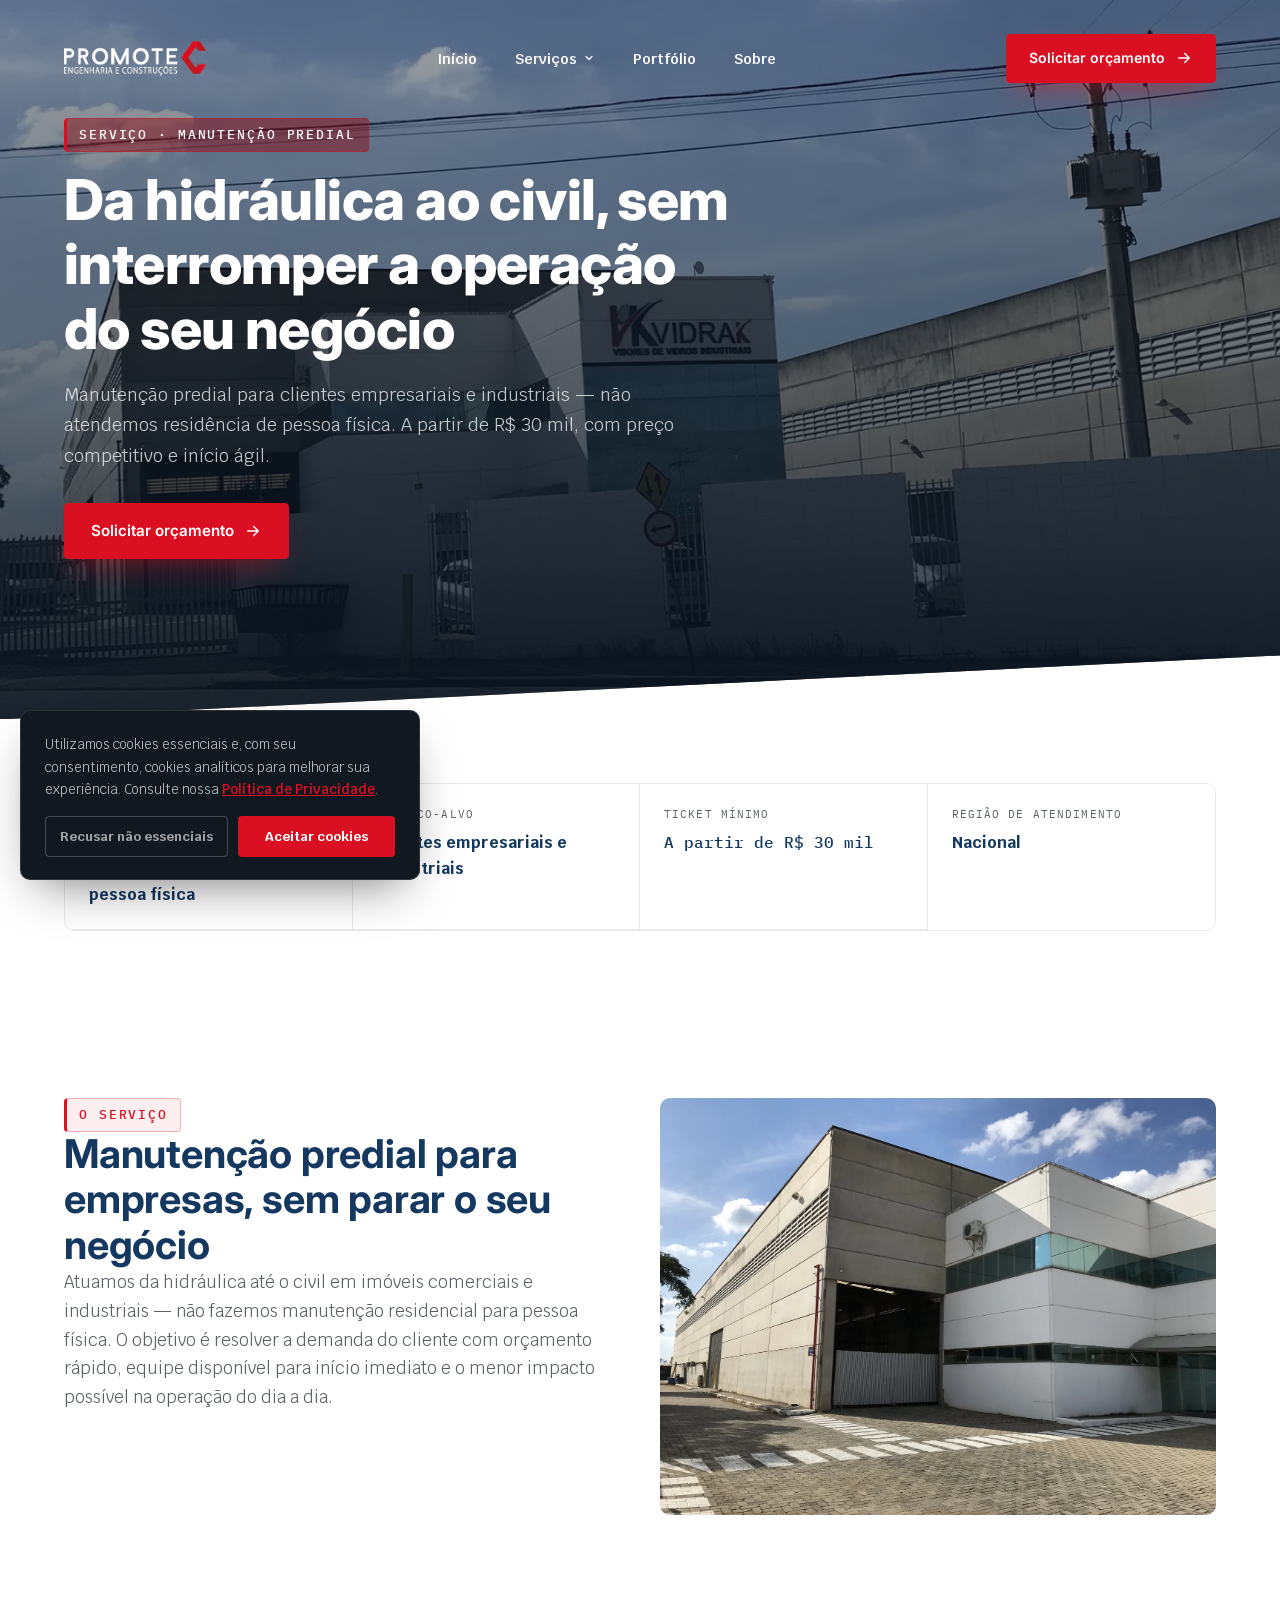
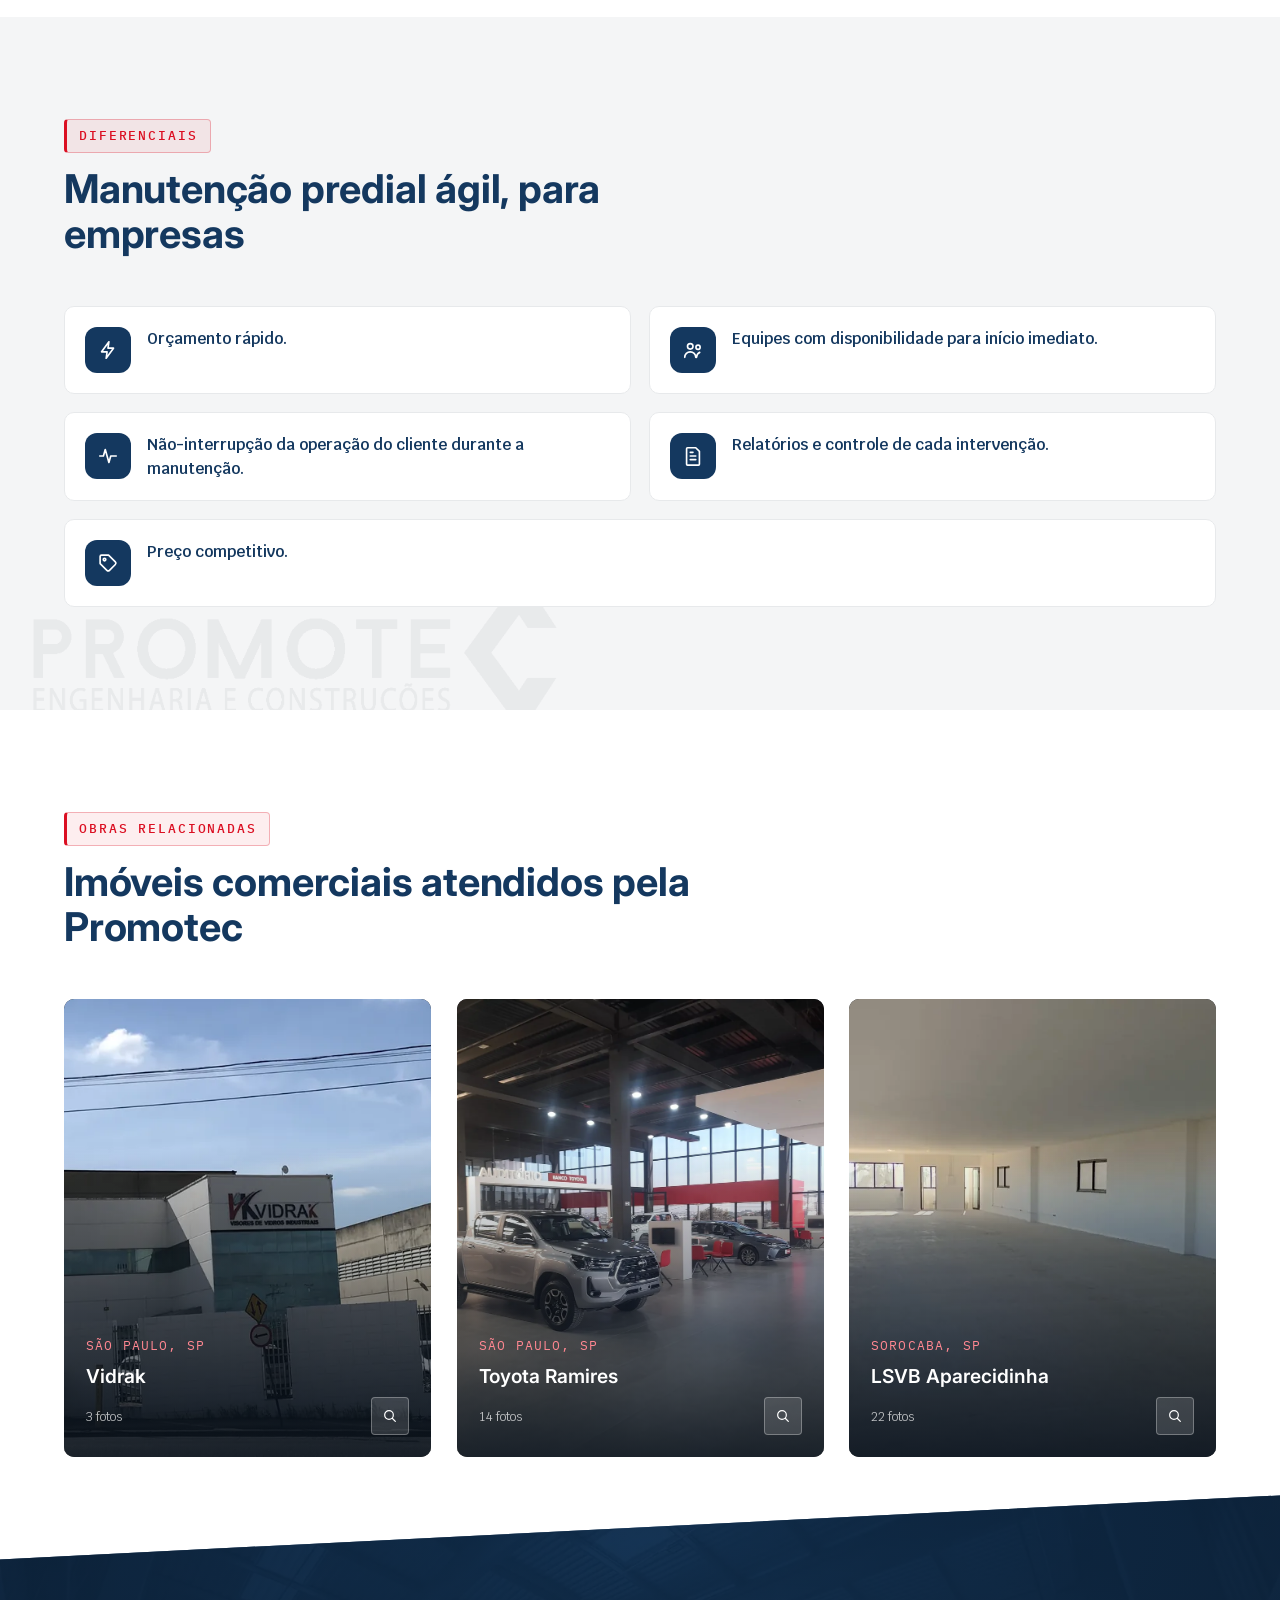
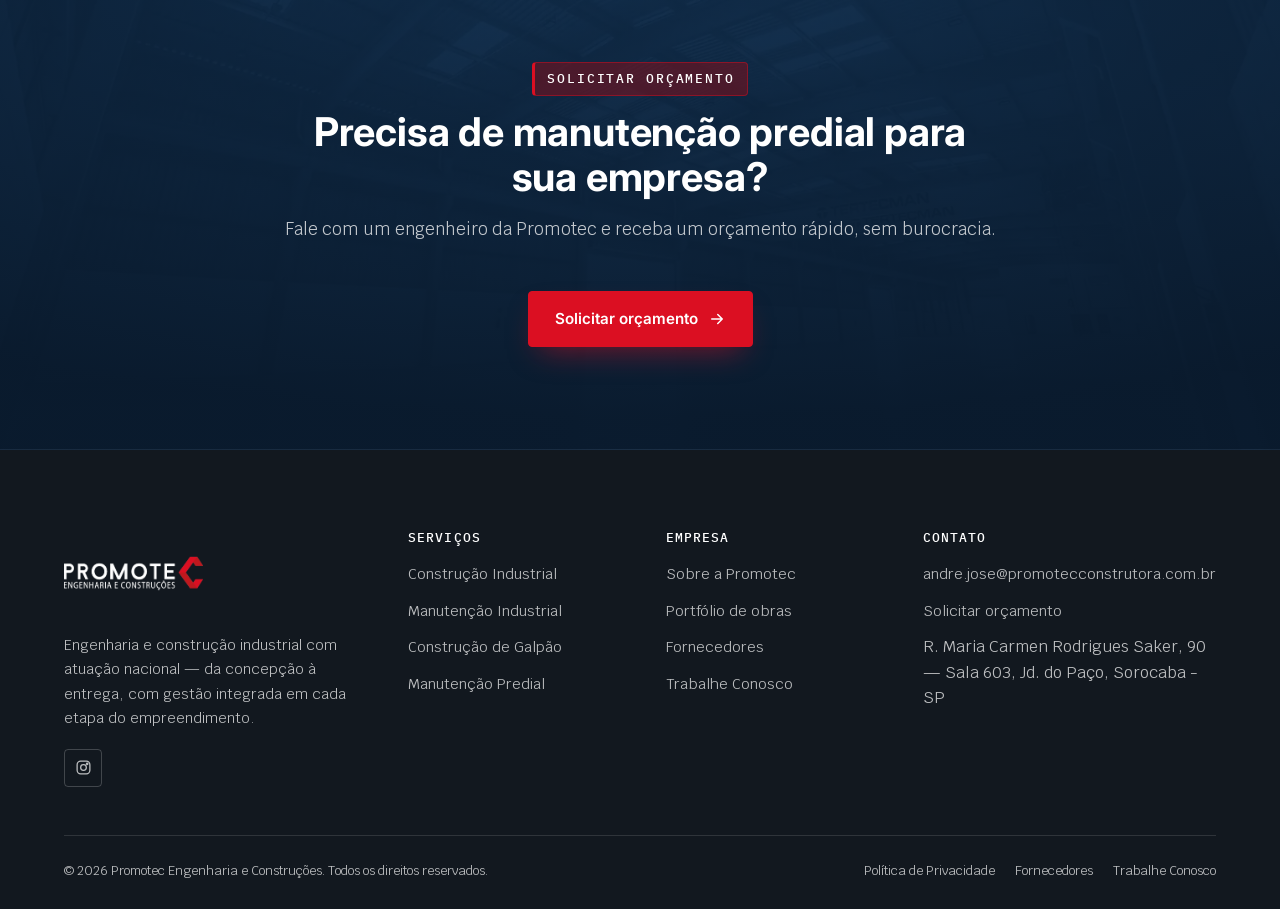
<file: Site/manutencao-predial.html>
<!DOCTYPE html>
<html lang="pt-BR">
<head>
<meta charset="UTF-8">
<meta name="viewport" content="width=device-width, initial-scale=1.0">
<!-- BuildV: GTM -->
<script>(function(w,d,s,l,i){w[l]=w[l]||[];w[l].push({'gtm.start':
new Date().getTime(),event:'gtm.js'});var f=d.getElementsByTagName(s)[0],
j=d.createElement(s),dl=l!='dataLayer'?'&l='+l:'';j.async=true;j.src=
'https://www.googletagmanager.com/gtm.js?id='+i+dl;f.parentNode.insertBefore(j,f);
})(window,document,'script','dataLayer','GTM-MV752TH5');</script>
<!-- /BuildV: GTM -->
<title>Manutenção Predial — Promotec Engenharia e Construções</title>
<meta name="description" content="Manutenção predial da hidráulica ao civil para clientes empresariais e industriais. A partir de R$ 30 mil, com atuação nacional.">
<link rel="canonical" href="https://www.promotecconstrutora.com.br/manutencao-predial.html">
<link rel="icon" href="favicon.png" type="image/png">
<link rel="stylesheet" href="css/styles.css?v=20260814f">
<link rel="stylesheet" href="css/motion.css?v=20260814f">
<style>
  html{scroll-behavior:auto}
  a{color:inherit}
  :root{--oo-green:#DB0F22}
  [data-progress]{background:linear-gradient(90deg,#DB0F22,#BF181E)}
</style>
<script>document.documentElement.setAttribute('data-motion','on')</script>
<!-- BuildV: MERLIN -->
<script src='https://scripts.gomerlin.com.br/merlin.js'></script>
<script>
  Merlin.Popup.initFromSource("https://tools.gomerlin.com.br/popup/8584e505-db4e-4447-a9d1-a08049b33b37");

  function waitForElm(selector) {
    return new Promise(function(resolve) {
      if (document.querySelector(selector)) {
        return resolve(document.querySelector(selector));
      }
      var observer = new MutationObserver(function() {
        if (document.querySelector(selector)) {
          resolve(document.querySelector(selector));
          observer.disconnect();
        }
      });
      observer.observe(document.documentElement, { childList: true, subtree: true });
    });
  }

  waitForElm('.merlin-button').then(function() {
    for (var i = 1; i <= 15; i++) {
      var el = document.getElementById('cta-merlin' + i);
      if (el) {
        el.addEventListener('click', function(e) {
          e.preventDefault();
          document.querySelector('.merlin-button').click();
        });
      }
    }
  });
</script>
<!-- /BuildV: MERLIN -->
</head>
<body>
<!-- BuildV: GTM (noscript) -->
<noscript><iframe src="https://www.googletagmanager.com/ns.html?id=GTM-MV752TH5"
height="0" width="0" style="display:none;visibility:hidden"></iframe></noscript>
<!-- /BuildV: GTM (noscript) -->
<a class="skip-link" href="#conteudo">Pular para o conteúdo</a>
<div data-progress></div>

<header class="site-header" data-hd data-bg="dark">
  <div class="container">
    <a class="brand" href="index.html" aria-label="Promotec Engenharia e Construções — página inicial">
      <img src="assets/logos/logo-white.png?v=2" alt="Promotec Engenharia e Construções" width="142" height="89">
    </a>
    <nav class="nav-desktop" aria-label="Navegação principal">
      <ul>
        <li><a data-nav-link href="index.html">Início</a></li>
        <li class="has-dropdown has-mega">
          <button class="dropdown-toggle" type="button" aria-expanded="false" aria-haspopup="true" aria-controls="menu-servicos" id="toggle-servicos">
            Serviços
            <svg class="chev" viewBox="0 0 24 24" fill="none" stroke="currentColor" stroke-width="2.4" stroke-linecap="round" stroke-linejoin="round" aria-hidden="true"><path d="m6 9 6 6 6-6"/></svg>
          </button>
          <ul class="dropdown-menu mega" id="menu-servicos" role="menu" aria-labelledby="toggle-servicos">
            <li role="none"><a role="menuitem" href="construcao-industrial.html"><span class="dm-thumb"><img src="assets/img/cards/construcao-industrial.webp" alt="" loading="lazy" width="220" height="147"></span><span class="dm-title">Construção Industrial</span><span class="dm-desc">Obras e ampliações industriais</span></a></li>
            <li role="none"><a role="menuitem" href="manutencao-industrial.html"><span class="dm-thumb"><img src="assets/img/cards/manutencao-industrial.webp" alt="" loading="lazy" width="220" height="147"></span><span class="dm-title">Manutenção Industrial</span><span class="dm-desc">Civil e elétrica</span></a></li>
            <li role="none"><a role="menuitem" href="construcao-galpao.html"><span class="dm-thumb"><img src="assets/img/cards/construcao-galpao.webp" alt="" loading="lazy" width="220" height="147"></span><span class="dm-title">Construção de Galpão</span><span class="dm-desc">Galpões sob medida</span></a></li>
            <li role="none"><a role="menuitem" href="manutencao-predial.html" aria-current="page"><span class="dm-thumb"><img src="assets/img/cards/manutencao-predial.webp" alt="" loading="lazy" width="220" height="147"></span><span class="dm-title">Manutenção Predial</span><span class="dm-desc">Da hidráulica ao civil</span></a></li>
          </ul>
        </li>
        <li><a data-nav-link href="portfolio.html">Portfólio</a></li>
        <li><a data-nav-link href="sobre.html">Sobre</a></li>
      </ul>
    </nav>
    <div class="header-actions">
      <a class="btn btn-primary" id="cta-merlin1" href="#1">
        Solicitar orçamento
        <svg viewBox="0 0 24 24" fill="none" stroke="currentColor" stroke-width="2" stroke-linecap="round" stroke-linejoin="round" aria-hidden="true"><path d="M5 12h14M13 6l6 6-6 6"/></svg>
      </a>
      <button data-nav-toggle type="button" aria-label="Abrir menu" aria-expanded="false" aria-controls="mobileMenu">
        <svg viewBox="0 0 24 24" fill="none" stroke="currentColor" stroke-width="2" stroke-linecap="round" aria-hidden="true"><path d="M4 6h16M4 12h16M4 18h16"/></svg>
      </button>
    </div>
  </div>
</header>

<div data-mobile-menu id="mobileMenu" aria-hidden="true">
  <div class="mm-top">
    <a href="index.html" aria-label="Promotec — início"><img src="assets/logos/logo-white.png?v=2" alt="Promotec Engenharia e Construções" width="82" height="51"></a>
    <button data-menu-close type="button" aria-label="Fechar menu">
      <svg viewBox="0 0 24 24" fill="none" stroke="currentColor" stroke-width="2" stroke-linecap="round" aria-hidden="true"><path d="M6 6l12 12M18 6 6 18"/></svg>
    </button>
  </div>
  <nav aria-label="Navegação mobile">
    <a href="index.html">Início</a>
    <div class="mm-sub">
      <a href="construcao-industrial.html"><img src="assets/img/cards/construcao-industrial.webp" alt="" width="56" height="36" loading="lazy"><span>Construção Industrial</span></a>
      <a href="manutencao-industrial.html"><img src="assets/img/cards/manutencao-industrial.webp" alt="" width="56" height="36" loading="lazy"><span>Manutenção Industrial</span></a>
      <a href="construcao-galpao.html"><img src="assets/img/cards/construcao-galpao.webp" alt="" width="56" height="36" loading="lazy"><span>Construção de Galpão</span></a>
      <a href="manutencao-predial.html" aria-current="page"><img src="assets/img/cards/manutencao-predial.webp" alt="" width="56" height="36" loading="lazy"><span>Manutenção Predial</span></a>
    </div>
    <a href="portfolio.html">Portfólio</a>
    <a href="sobre.html">Sobre</a>
  </nav>
  <div class="mm-cta">
    <a class="btn btn-primary btn-block" id="cta-merlin2" href="#2">Solicitar orçamento</a>
  </div>
</div>

<main id="conteudo">
  <section class="hero hero-page" data-hero data-bg="dark">
    <div class="hero-media">
      <img src="assets/img/hero/manutencao-predial.webp" alt="" loading="eager" width="1599" height="899">
    </div>
    <div data-hero-fx class="hero-fx">
      <div class="container">
        <div class="hero-content" data-reveal>
          <span class="eyebrow">Serviço · Manutenção Predial</span>
          <h1 data-hero-h>Da hidráulica ao civil, sem interromper a operação do seu negócio</h1>
          <p class="lede">Manutenção predial para clientes empresariais e industriais — não atendemos residência de pessoa física. A partir de R$ 30 mil, com preço competitivo e início ágil.</p>
          <div class="hero-actions">
            <a class="btn btn-primary" id="cta-merlin3" href="#3">
  Solicitar orçamento
  <svg viewBox="0 0 24 24" fill="none" stroke="currentColor" stroke-width="2" stroke-linecap="round" stroke-linejoin="round" aria-hidden="true"><path d="M5 12h14M13 6l6 6-6 6"/></svg>
</a>
            
          </div>
        </div>
      </div>
    </div>
  </section>

  <section class="section-tight" data-bg="light">
    <div class="container">
      <div class="spec-bar" style="--spec-cols:4" data-reveal>
        <div class="spec-item"><span class="spec-label">Escopo</span><span class="spec-value">Da hidráulica ao civil — não atendemos residência de pessoa física</span></div>
<div class="spec-item"><span class="spec-label">Público-alvo</span><span class="spec-value">Clientes empresariais e industriais</span></div>
<div class="spec-item"><span class="spec-label">Ticket mínimo</span><span class="spec-value"><span class="mono-num">A partir de R$ 30 mil</span></span></div>
<div class="spec-item"><span class="spec-label">Região de atendimento</span><span class="spec-value">Nacional</span></div>
      </div>
    </div>
  </section>

  <section class="section">
    <div class="container split-diff" style="grid-template-columns:1fr 1fr">
      <div data-reveal="left" data-rv="left">
        <span class="eyebrow">O serviço</span>
        <h2>Manutenção predial para empresas, sem parar o seu negócio</h2>
        <p class="lede">Atuamos da hidráulica até o civil em imóveis comerciais e industriais — não fazemos manutenção residencial para pessoa física. O objetivo é resolver a demanda do cliente com orçamento rápido, equipe disponível para início imediato e o menor impacto possível na operação do dia a dia.</p>
      </div>
      <figure data-reveal="fig" style="margin:0;border-radius:var(--radius-md);overflow:hidden">
        <img src="assets/img/portfolio/vidrak/02.webp" alt="Fachada predial e comercial, projeto Vidrak" loading="lazy" style="width:100%;height:100%;object-fit:cover">
      </figure>
    </div>
  </section>

  <section class="section section-alt section-wm wm-bl">
    <div class="container">
      <div class="section-head" data-reveal>
        <span class="eyebrow">Diferenciais</span>
        <h2>Manutenção predial ágil, para empresas</h2>
      </div>
      <div class="diff-list" style="grid-template-columns:repeat(2,1fr)">
        <div class="diff-item" data-reveal>
  <span class="diff-icon"><svg viewBox="0 0 24 24" fill="none" stroke="currentColor" stroke-width="1.8" stroke-linecap="round" stroke-linejoin="round" aria-hidden="true"><path d="M13 3 5 14h6l-1 7 8-11h-6l1-7Z"/></svg></span>
  <p>Orçamento rápido.</p>
</div>
        <div class="diff-item" data-reveal>
  <span class="diff-icon"><svg viewBox="0 0 24 24" fill="none" stroke="currentColor" stroke-width="1.8" stroke-linecap="round" stroke-linejoin="round" aria-hidden="true"><circle cx="9" cy="8" r="3"/><path d="M3 20c0-3.3 2.7-6 6-6s6 2.7 6 6"/><circle cx="17.5" cy="9" r="2.3"/><path d="M15.8 20c.2-2.6 1.6-4.6 3.5-5.4"/></svg></span>
  <p>Equipes com disponibilidade para início imediato.</p>
</div>
        <div class="diff-item" data-reveal>
  <span class="diff-icon"><svg viewBox="0 0 24 24" fill="none" stroke="currentColor" stroke-width="1.8" stroke-linecap="round" stroke-linejoin="round" aria-hidden="true"><path d="M3 12h4l2-7 4 14 2-7h6"/></svg></span>
  <p>Não-interrupção da operação do cliente durante a manutenção.</p>
</div>
        <div class="diff-item" data-reveal>
  <span class="diff-icon"><svg viewBox="0 0 24 24" fill="none" stroke="currentColor" stroke-width="1.8" stroke-linecap="round" stroke-linejoin="round" aria-hidden="true"><path d="M6 3h9l4 4v14a1 1 0 0 1-1 1H6a1 1 0 0 1-1-1V4a1 1 0 0 1 1-1Z"/><path d="M9 12h6M9 16h6M9 8h3"/></svg></span>
  <p>Relatórios e controle de cada intervenção.</p>
</div>
        <div class="diff-item" style="grid-column:1/-1" data-reveal>
  <span class="diff-icon"><svg viewBox="0 0 24 24" fill="none" stroke="currentColor" stroke-width="1.8" stroke-linecap="round" stroke-linejoin="round" aria-hidden="true"><path d="M12.6 3.4 20 10.8a2 2 0 0 1 0 2.8l-6.4 6.4a2 2 0 0 1-2.8 0L3.4 12.6V5a1.6 1.6 0 0 1 1.6-1.6h7.6Z"/><circle cx="8.2" cy="8.2" r="1.4"/></svg></span>
  <p>Preço competitivo.</p>
</div>
      </div>
    </div>
  </section>

  <section class="section">
    <div class="container">
      <div class="section-head" data-reveal>
        <span class="eyebrow">Obras relacionadas</span>
        <h2>Imóveis comerciais atendidos pela Promotec</h2>
      </div>
      <div class="portfolio-grid">
        <a class="portfolio-card" data-reveal="fig" href="portfolio.html#vidrak">
  <div class="pf-media"><img src="assets/img/portfolio/vidrak/01.webp" alt="Fachada predial Vidrak, Av. General Motors" loading="lazy"></div>
  <div class="pf-veil"></div>
  <div class="pf-body"><span class="pf-eyebrow">São Paulo, SP</span><h3>Vidrak</h3><div class="pf-meta"><small>3 fotos</small><span class="pf-zoom"><svg viewBox="0 0 24 24" fill="none" stroke="currentColor" stroke-width="1.8" stroke-linecap="round" stroke-linejoin="round" aria-hidden="true"><circle cx="10.5" cy="10.5" r="6.5"/><path d="m20 20-4.3-4.3"/></svg></span></div></div>
</a>
        <a class="portfolio-card" data-reveal="fig" href="portfolio.html#toyota-ramires">
  <div class="pf-media"><img src="assets/img/portfolio/toyota-ramires/01.webp" alt="Showroom concluído da concessionária Toyota Ramires" loading="lazy"></div>
  <div class="pf-veil"></div>
  <div class="pf-body"><span class="pf-eyebrow">São Paulo, SP</span><h3>Toyota Ramires</h3><div class="pf-meta"><small>14 fotos</small><span class="pf-zoom"><svg viewBox="0 0 24 24" fill="none" stroke="currentColor" stroke-width="1.8" stroke-linecap="round" stroke-linejoin="round" aria-hidden="true"><circle cx="10.5" cy="10.5" r="6.5"/><path d="m20 20-4.3-4.3"/></svg></span></div></div>
</a>
        <a class="portfolio-card" data-reveal="fig" href="portfolio.html#lsvb-aparecidinha">
  <div class="pf-media"><img src="assets/img/portfolio/lsvb-aparecidinha/01.webp" alt="Interior de planta industrial, projeto LSVB Aparecidinha" loading="lazy"></div>
  <div class="pf-veil"></div>
  <div class="pf-body"><span class="pf-eyebrow">Sorocaba, SP</span><h3>LSVB Aparecidinha</h3><div class="pf-meta"><small>22 fotos</small><span class="pf-zoom"><svg viewBox="0 0 24 24" fill="none" stroke="currentColor" stroke-width="1.8" stroke-linecap="round" stroke-linejoin="round" aria-hidden="true"><circle cx="10.5" cy="10.5" r="6.5"/><path d="m20 20-4.3-4.3"/></svg></span></div></div>
</a>
      </div>
    </div>
  </section>

  <section class="section bg-dark">
    <div class="container" style="text-align:center">
      <div class="section-head center" data-reveal>
        <span class="eyebrow">Solicitar orçamento</span>
        <h2 style="color:#fff">Precisa de manutenção predial para sua empresa?</h2>
        <p class="lede">Fale com um engenheiro da Promotec e receba um orçamento rápido, sem burocracia.</p>
      </div>
      <a class="btn btn-primary" id="cta-merlin4" href="#4">
  Solicitar orçamento
  <svg viewBox="0 0 24 24" fill="none" stroke="currentColor" stroke-width="2" stroke-linecap="round" stroke-linejoin="round" aria-hidden="true"><path d="M5 12h14M13 6l6 6-6 6"/></svg>
</a>
    </div>
  </section>
</main>

<footer class="footer" data-bg="dark">
  <div class="container">
    <div class="footer-grid">
      <div class="footer-brand">
        <img src="assets/logos/logo-white.png?v=2" alt="Promotec Engenharia e Construções" width="139" height="87">
        <p>Engenharia e construção industrial com atuação nacional — da concepção à entrega, com gestão integrada em cada etapa do empreendimento.</p>
        <div class="footer-social">
          <a href="https://www.instagram.com/promotecconstrutora/" target="_blank" rel="noopener" aria-label="Promotec Engenharia no Instagram (abre em nova aba)">
            <svg viewBox="0 0 24 24" fill="none" stroke="currentColor" stroke-width="1.8" aria-hidden="true"><rect x="3" y="3" width="18" height="18" rx="5"/><circle cx="12" cy="12" r="4"/><circle cx="17.2" cy="6.8" r="1"/></svg>
          </a>
        </div>
      </div>
      <div class="footer-col">
        <h5>Serviços</h5>
        <ul>
          <li><a href="construcao-industrial.html">Construção Industrial</a></li>
          <li><a href="manutencao-industrial.html">Manutenção Industrial</a></li>
          <li><a href="construcao-galpao.html">Construção de Galpão</a></li>
          <li><a href="manutencao-predial.html">Manutenção Predial</a></li>
        </ul>
      </div>
      <div class="footer-col">
        <h5>Empresa</h5>
        <ul>
          <li><a href="sobre.html">Sobre a Promotec</a></li>
          <li><a href="portfolio.html">Portfólio de obras</a></li>
          <li><a href="fornecedores/">Fornecedores</a></li>
          <li><a href="trabalhe-conosco/">Trabalhe Conosco</a></li>
        </ul>
      </div>
      <div class="footer-col">
        <h5>Contato</h5>
        <ul>
          <li><a href="mailto:andre.jose@promotecconstrutora.com.br">andre.jose@promotecconstrutora.com.br</a></li>
          <li><a id="cta-merlin5" href="#5">Solicitar orçamento</a></li>
          <li>R. Maria Carmen Rodrigues Saker, 90 — Sala 603, Jd. do Paço, Sorocaba - SP</li>
        </ul>
      </div>
    </div>
    <div class="footer-bottom">
      <p>&copy; 2026 Promotec Engenharia e Construções. Todos os direitos reservados.</p>
      <ul>
        <li><a href="#" data-modal="privacyOverlay">Política de Privacidade</a></li>
        <li><a href="fornecedores/">Fornecedores</a></li>
        <li><a href="trabalhe-conosco/">Trabalhe Conosco</a></li>
      </ul>
    </div>
  </div>
</footer>

<div class="privacy-overlay" id="privacyOverlay" role="dialog" aria-modal="true" aria-labelledby="privacyTitle">
  <div class="privacy-modal">
    <div class="privacy-header">
      <h2 id="privacyTitle">Política de Privacidade</h2>
      <button class="privacy-close" id="privacyClose" type="button" aria-label="Fechar política de privacidade">&#x2715;</button>
    </div>
    <div class="privacy-body">
      <p>A <strong>Promotec Engenharia e Construções</strong> está comprometida com a proteção dos seus dados pessoais, em conformidade com a <strong>LGPD (Lei nº 13.709/2018)</strong>.</p>
      <h3>1. Dados coletados</h3>
      <p>Coletamos apenas os dados fornecidos voluntariamente nos formulários do site (Fornecedores e Trabalhe Conosco): nome, e-mail, telefone e arquivos anexados (proposta ou currículo).</p>
      <h3>2. Finalidade</h3>
      <ul><li>Responder à sua solicitação de orçamento ou candidatura</li><li>Avaliar cadastro de fornecedores e currículos recebidos</li><li>Enviar comunicações relacionadas ao contato realizado</li><li>Cumprir obrigações legais</li></ul>
      <h3>3. Compartilhamento</h3>
      <p>Seus dados não são vendidos nem compartilhados com terceiros, exceto quando exigido por lei ou autoridade competente.</p>
      <h3>4. Armazenamento e segurança</h3>
      <p>Os dados são armazenados em banco de dados com acesso restrito. Arquivos anexados são validados por tipo e tamanho e protegidos contra execução de código.</p>
      <h3>5. Cookies</h3>
      <p>Utilizamos cookies essenciais ao funcionamento do site e, mediante seu consentimento, cookies analíticos para entender o uso do site. Você pode recusar os cookies não essenciais no banner de consentimento.</p>
      <h3>6. Seus direitos (LGPD)</h3>
      <ul><li>Confirmar a existência de tratamento de dados</li><li>Acessar, corrigir ou solicitar a exclusão dos seus dados</li><li>Revogar o consentimento a qualquer momento</li></ul>
      <h3>7. Contato do controlador</h3>
      <p><strong>Promotec Engenharia e Construções</strong><br>andre.jose@promotecconstrutora.com.br<br>R. Maria Carmen Rodrigues Saker, 90, Sala 603 — Jd. do Paço, Sorocaba - SP</p>
      <p style="color:var(--color-gray-600);font-size:11px;margin-top:24px">Última atualização: julho de 2026.</p>
    </div>
  </div>
</div>

<div class="cookie-notice" id="cookieNotice" role="region" aria-label="Aviso de cookies">
  <p>Utilizamos cookies essenciais e, com seu consentimento, cookies analíticos para melhorar sua experiência. Consulte nossa <button type="button" data-modal="privacyOverlay">Política de Privacidade</button>.</p>
  <div class="cookie-actions">
    <button type="button" class="cookie-btn cookie-btn--decline" id="cookieDecline">Recusar não essenciais</button>
    <button type="button" class="cookie-btn cookie-btn--accept" id="cookieAccept">Aceitar cookies</button>
  </div>
</div>

<script src="js/motion.js?v=20260814f"></script>
<script src="js/app.js?v=20260814f"></script>
</body>
</html>
</file>
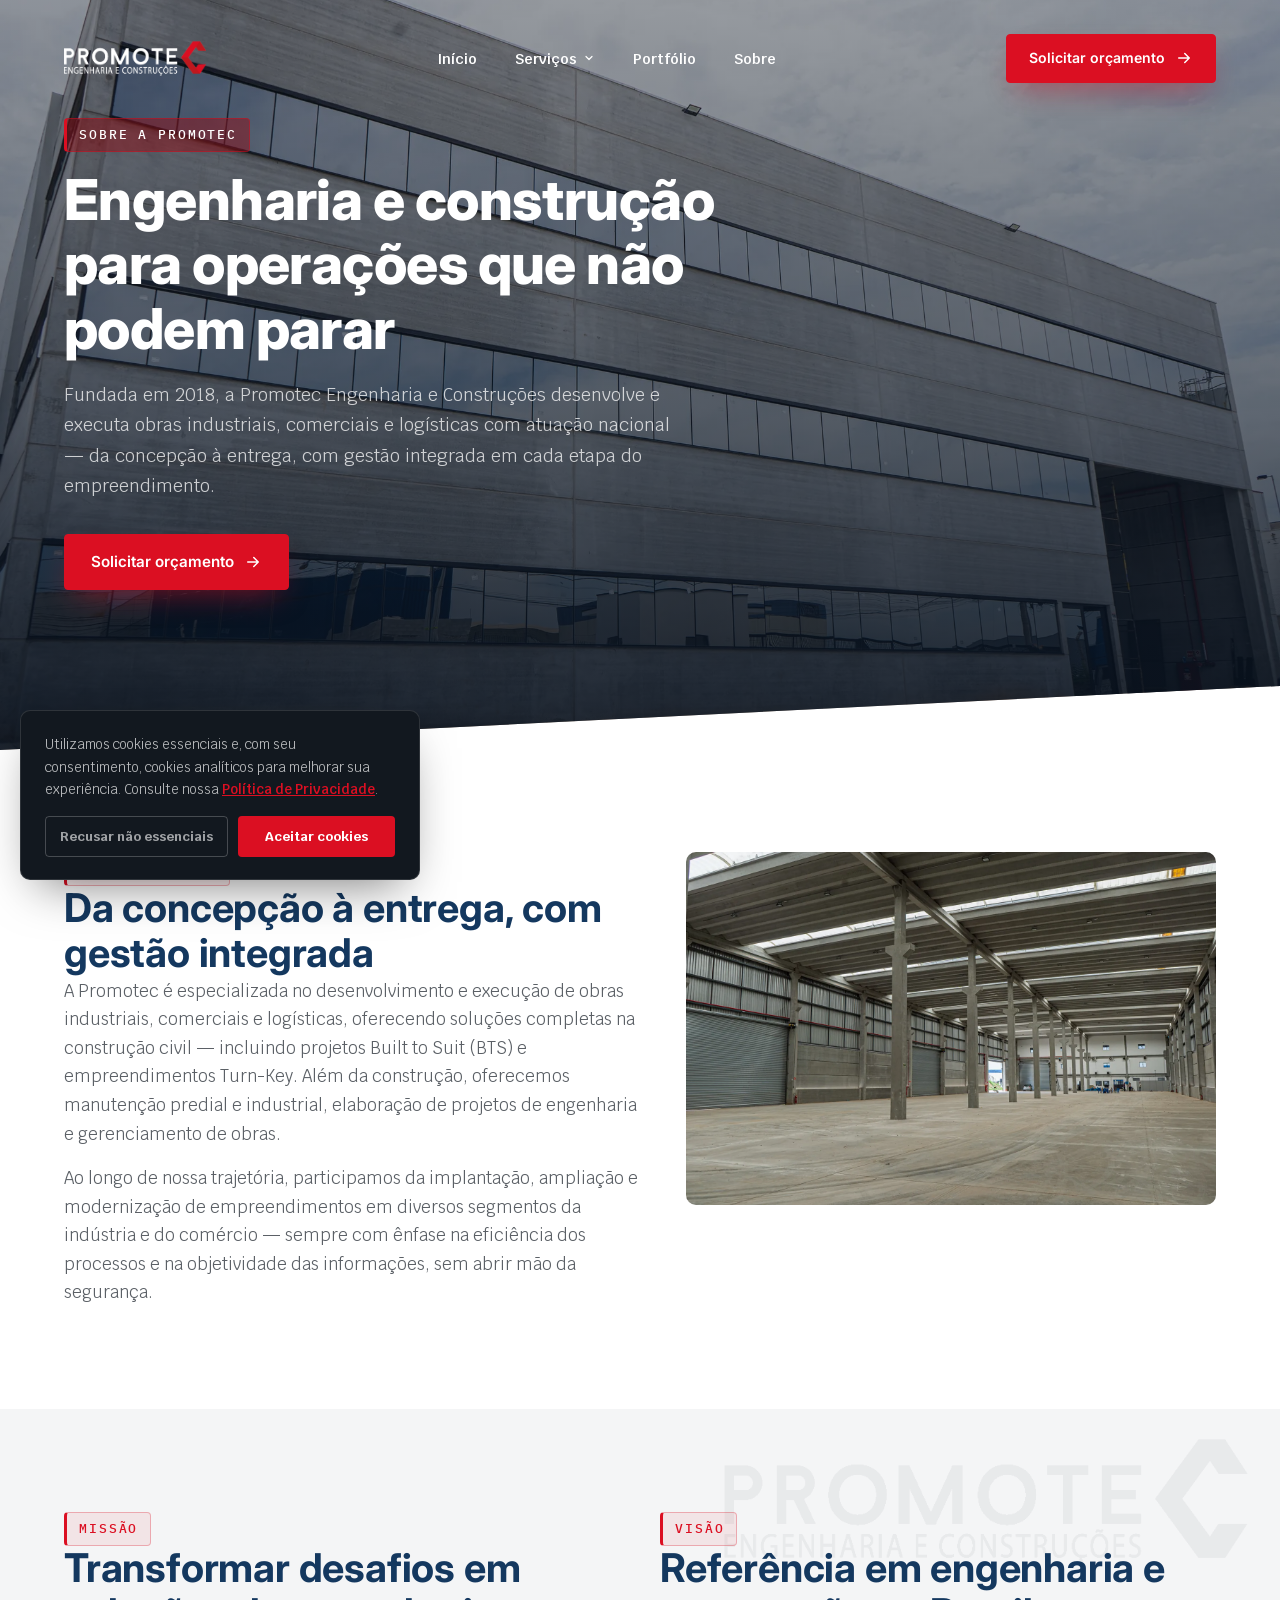
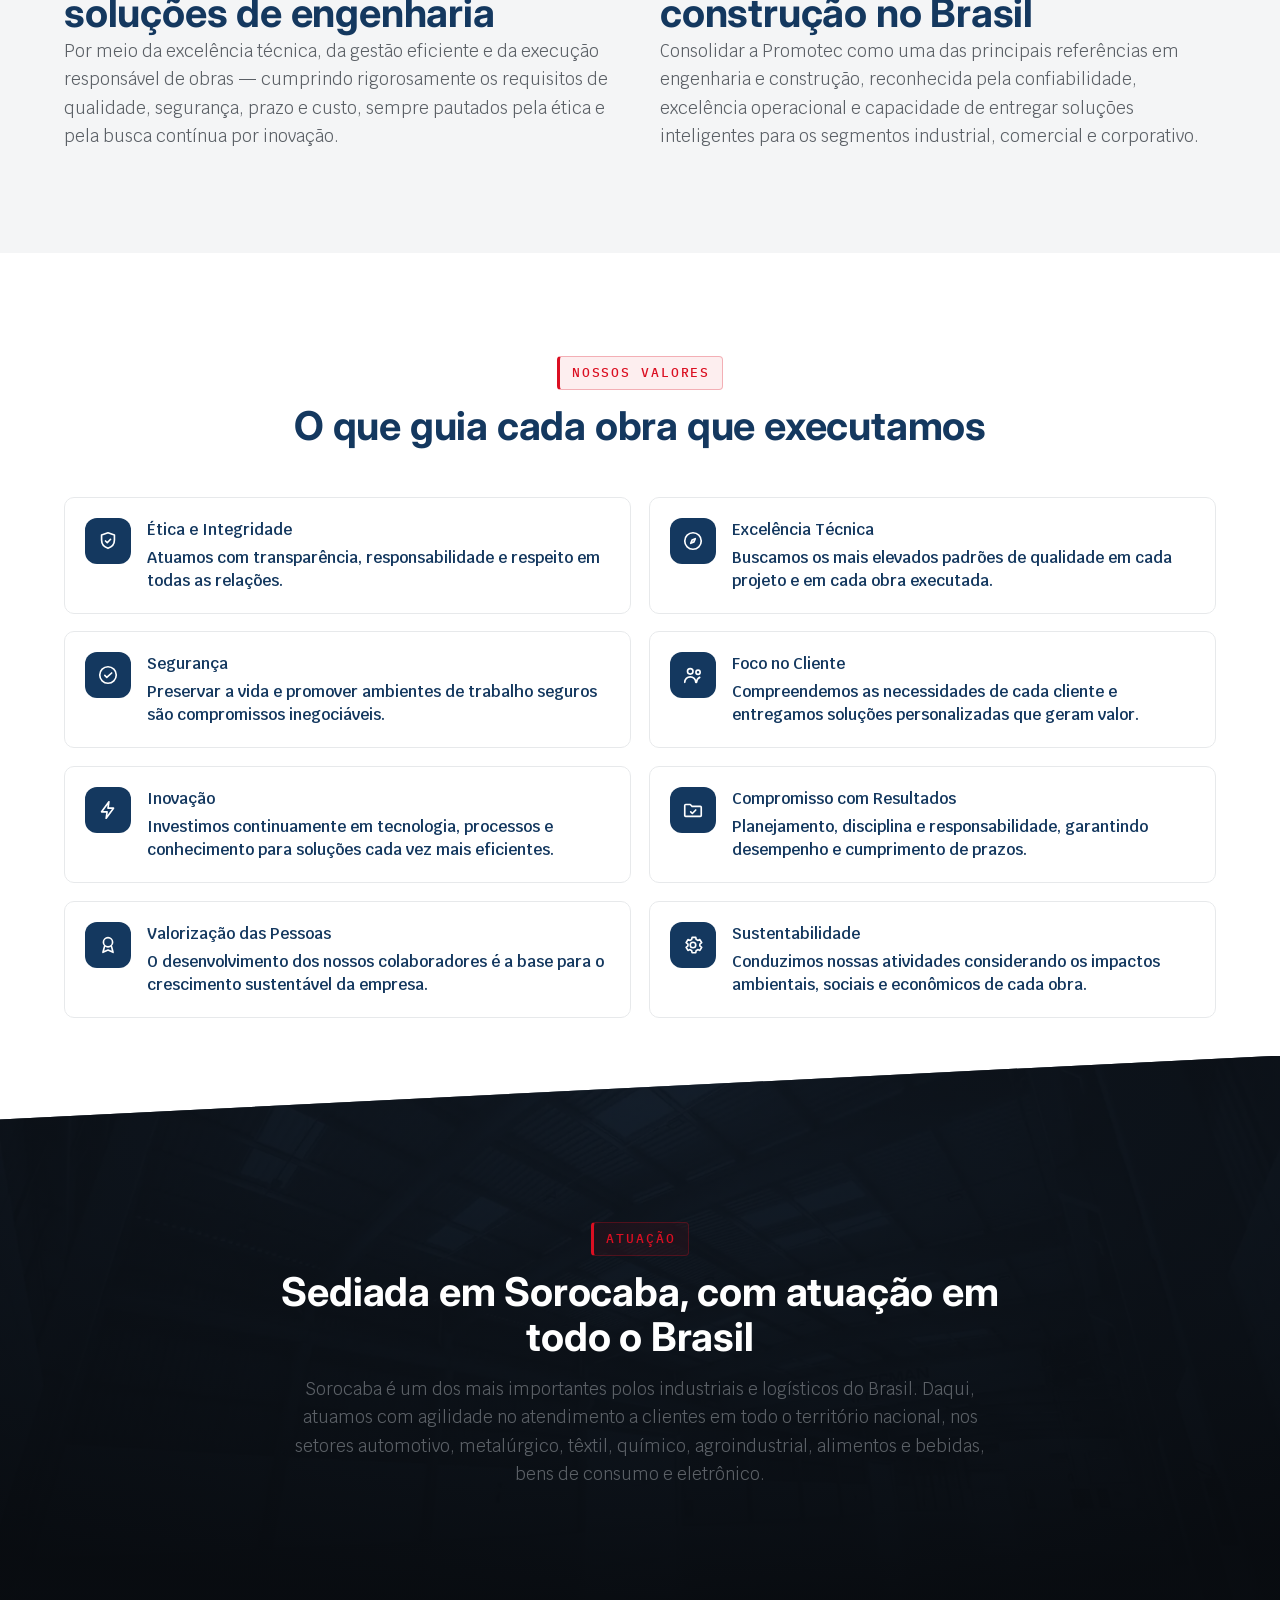
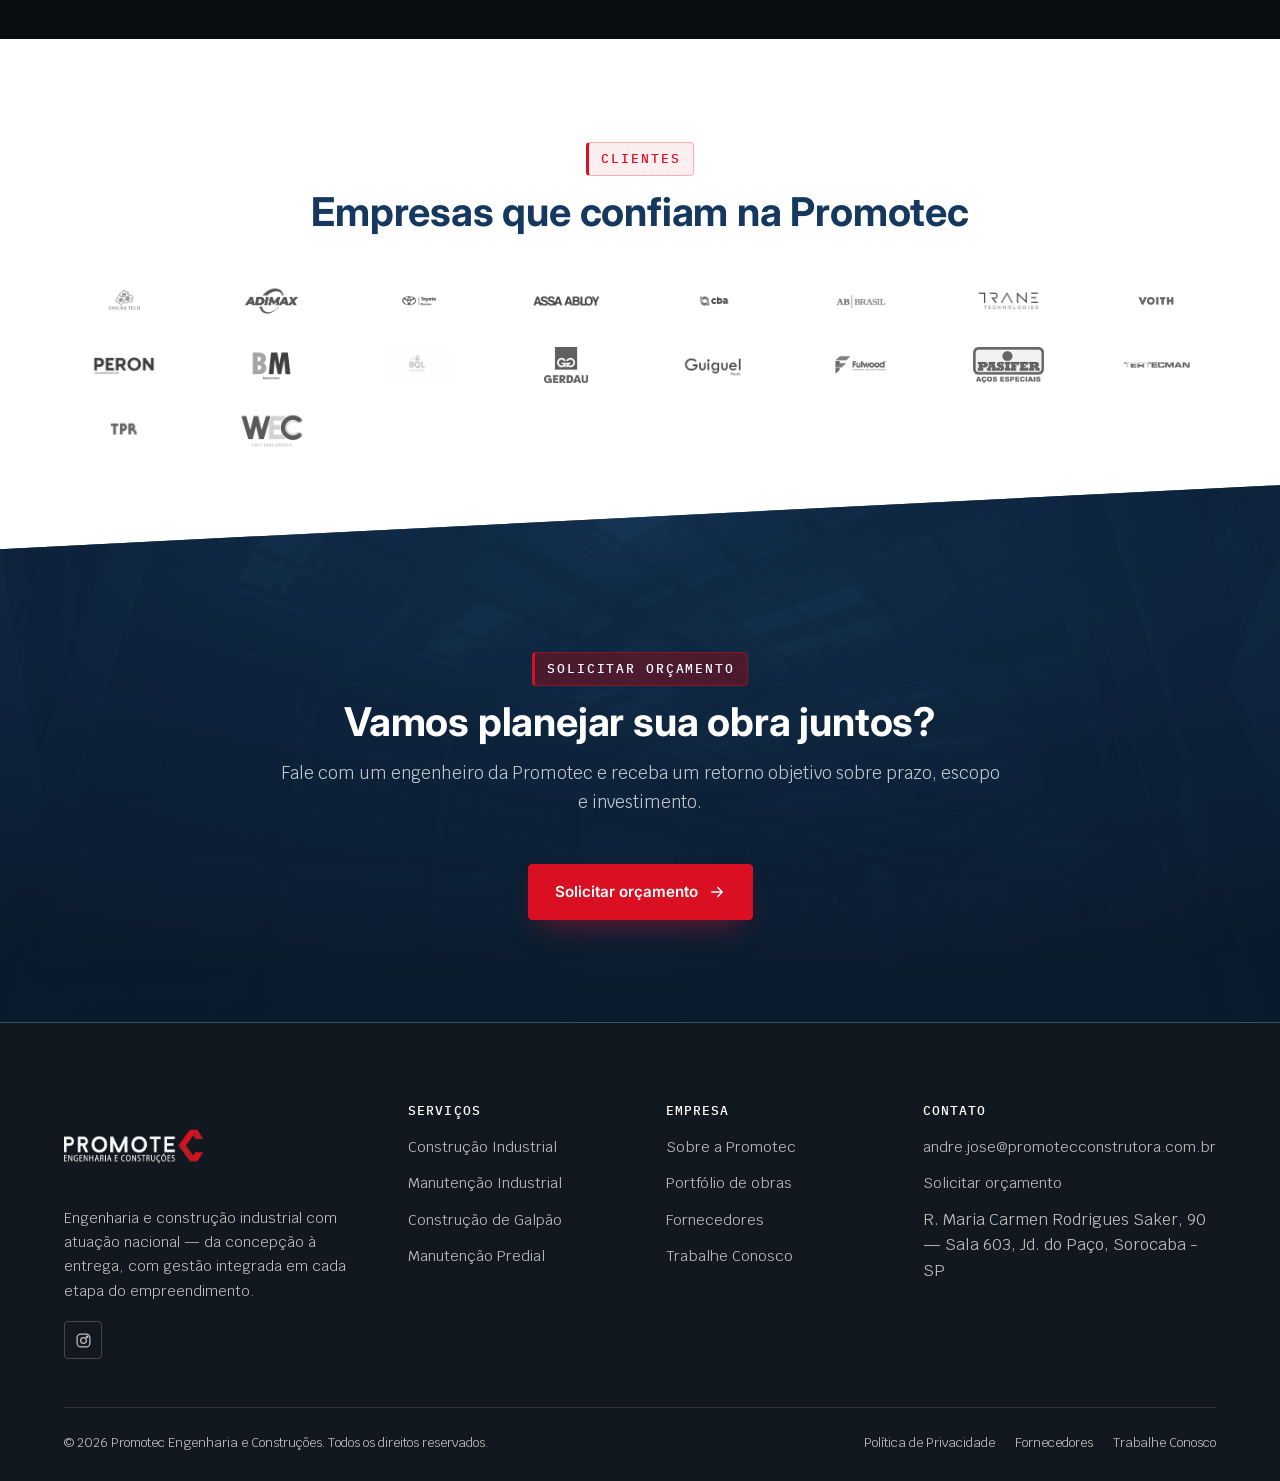
<file: Site/sobre.html>
<!DOCTYPE html>
<html lang="pt-BR">
<head>
<meta charset="UTF-8">
<meta name="viewport" content="width=device-width, initial-scale=1.0">
<!-- BuildV: GTM -->
<script>(function(w,d,s,l,i){w[l]=w[l]||[];w[l].push({'gtm.start':
new Date().getTime(),event:'gtm.js'});var f=d.getElementsByTagName(s)[0],
j=d.createElement(s),dl=l!='dataLayer'?'&l='+l:'';j.async=true;j.src=
'https://www.googletagmanager.com/gtm.js?id='+i+dl;f.parentNode.insertBefore(j,f);
})(window,document,'script','dataLayer','GTM-MV752TH5');</script>
<!-- /BuildV: GTM -->
<title>Sobre a Promotec — Engenharia e Construções</title>
<meta name="description" content="Fundada em 2018, a Promotec desenvolve e executa obras industriais, comerciais e logísticas com atuação nacional. Conheça nossa história, missão e valores.">
<link rel="canonical" href="https://www.promotecconstrutora.com.br/sobre.html">
<link rel="icon" href="favicon.png" type="image/png">
<link rel="stylesheet" href="css/styles.css?v=20260814f">
<link rel="stylesheet" href="css/motion.css?v=20260814f">
<style>
  html{scroll-behavior:auto}
  a{color:inherit}
  :root{--oo-green:#DB0F22}
  [data-progress]{background:linear-gradient(90deg,#DB0F22,#BF181E)}
</style>
<script>document.documentElement.setAttribute('data-motion','on')</script>
<!-- BuildV: MERLIN -->
<script src='https://scripts.gomerlin.com.br/merlin.js'></script>
<script>
  Merlin.Popup.initFromSource("https://tools.gomerlin.com.br/popup/8584e505-db4e-4447-a9d1-a08049b33b37");

  function waitForElm(selector) {
    return new Promise(function(resolve) {
      if (document.querySelector(selector)) {
        return resolve(document.querySelector(selector));
      }
      var observer = new MutationObserver(function() {
        if (document.querySelector(selector)) {
          resolve(document.querySelector(selector));
          observer.disconnect();
        }
      });
      observer.observe(document.documentElement, { childList: true, subtree: true });
    });
  }

  waitForElm('.merlin-button').then(function() {
    for (var i = 1; i <= 15; i++) {
      var el = document.getElementById('cta-merlin' + i);
      if (el) {
        el.addEventListener('click', function(e) {
          e.preventDefault();
          document.querySelector('.merlin-button').click();
        });
      }
    }
  });
</script>
<!-- /BuildV: MERLIN -->
</head>
<body>
<!-- BuildV: GTM (noscript) -->
<noscript><iframe src="https://www.googletagmanager.com/ns.html?id=GTM-MV752TH5"
height="0" width="0" style="display:none;visibility:hidden"></iframe></noscript>
<!-- /BuildV: GTM (noscript) -->
<a class="skip-link" href="#conteudo">Pular para o conteúdo</a>
<div data-progress></div>

<header class="site-header" data-hd data-bg="dark">
  <div class="container">
    <a class="brand" href="index.html" aria-label="Promotec Engenharia e Construções — página inicial">
      <img src="assets/logos/logo-white.png?v=2" alt="Promotec Engenharia e Construções" width="142" height="89">
    </a>
    <nav class="nav-desktop" aria-label="Navegação principal">
      <ul>
        <li><a data-nav-link href="index.html">Início</a></li>
        <li class="has-dropdown has-mega">
          <button class="dropdown-toggle" type="button" aria-expanded="false" aria-haspopup="true" aria-controls="menu-servicos" id="toggle-servicos">
            Serviços
            <svg class="chev" viewBox="0 0 24 24" fill="none" stroke="currentColor" stroke-width="2.4" stroke-linecap="round" stroke-linejoin="round" aria-hidden="true"><path d="m6 9 6 6 6-6"/></svg>
          </button>
          <ul class="dropdown-menu mega" id="menu-servicos" role="menu" aria-labelledby="toggle-servicos">
            <li role="none"><a role="menuitem" href="construcao-industrial.html"><span class="dm-thumb"><img src="assets/img/cards/construcao-industrial.webp" alt="" loading="lazy" width="220" height="147"></span><span class="dm-title">Construção Industrial</span><span class="dm-desc">Obras e ampliações industriais</span></a></li>
            <li role="none"><a role="menuitem" href="manutencao-industrial.html"><span class="dm-thumb"><img src="assets/img/cards/manutencao-industrial.webp" alt="" loading="lazy" width="220" height="147"></span><span class="dm-title">Manutenção Industrial</span><span class="dm-desc">Civil e elétrica</span></a></li>
            <li role="none"><a role="menuitem" href="construcao-galpao.html"><span class="dm-thumb"><img src="assets/img/cards/construcao-galpao.webp" alt="" loading="lazy" width="220" height="147"></span><span class="dm-title">Construção de Galpão</span><span class="dm-desc">Galpões sob medida</span></a></li>
            <li role="none"><a role="menuitem" href="manutencao-predial.html"><span class="dm-thumb"><img src="assets/img/cards/manutencao-predial.webp" alt="" loading="lazy" width="220" height="147"></span><span class="dm-title">Manutenção Predial</span><span class="dm-desc">Da hidráulica ao civil</span></a></li>
          </ul>
        </li>
        <li><a data-nav-link href="portfolio.html">Portfólio</a></li>
        <li><a data-nav-link href="sobre.html" aria-current="page">Sobre</a></li>
      </ul>
    </nav>
    <div class="header-actions">
      <a class="btn btn-primary" id="cta-merlin1" href="#1">
        Solicitar orçamento
        <svg viewBox="0 0 24 24" fill="none" stroke="currentColor" stroke-width="2" stroke-linecap="round" stroke-linejoin="round" aria-hidden="true"><path d="M5 12h14M13 6l6 6-6 6"/></svg>
      </a>
      <button data-nav-toggle type="button" aria-label="Abrir menu" aria-expanded="false" aria-controls="mobileMenu">
        <svg viewBox="0 0 24 24" fill="none" stroke="currentColor" stroke-width="2" stroke-linecap="round" aria-hidden="true"><path d="M4 6h16M4 12h16M4 18h16"/></svg>
      </button>
    </div>
  </div>
</header>

<div data-mobile-menu id="mobileMenu" aria-hidden="true">
  <div class="mm-top">
    <a href="index.html" aria-label="Promotec — início"><img src="assets/logos/logo-white.png?v=2" alt="Promotec Engenharia e Construções" width="82" height="51"></a>
    <button data-menu-close type="button" aria-label="Fechar menu">
      <svg viewBox="0 0 24 24" fill="none" stroke="currentColor" stroke-width="2" stroke-linecap="round" aria-hidden="true"><path d="M6 6l12 12M18 6 6 18"/></svg>
    </button>
  </div>
  <nav aria-label="Navegação mobile">
    <a href="index.html">Início</a>
    <div class="mm-sub">
      <a href="construcao-industrial.html"><img src="assets/img/cards/construcao-industrial.webp" alt="" width="56" height="36" loading="lazy"><span>Construção Industrial</span></a>
      <a href="manutencao-industrial.html"><img src="assets/img/cards/manutencao-industrial.webp" alt="" width="56" height="36" loading="lazy"><span>Manutenção Industrial</span></a>
      <a href="construcao-galpao.html"><img src="assets/img/cards/construcao-galpao.webp" alt="" width="56" height="36" loading="lazy"><span>Construção de Galpão</span></a>
      <a href="manutencao-predial.html"><img src="assets/img/cards/manutencao-predial.webp" alt="" width="56" height="36" loading="lazy"><span>Manutenção Predial</span></a>
    </div>
    <a href="portfolio.html">Portfólio</a>
    <a href="sobre.html">Sobre</a>
  </nav>
  <div class="mm-cta">
    <a class="btn btn-primary btn-block" id="cta-merlin2" href="#2">Solicitar orçamento</a>
  </div>
</div>

<main id="conteudo">
  <section class="hero hero-page" data-hero data-bg="dark">
    <div class="hero-media">
      <img src="assets/img/hero/sobre.webp" alt="" loading="eager" width="1599" height="899">
    </div>
    <div data-hero-fx class="hero-fx">
      <div class="container">
        <div class="hero-content" data-reveal>
          <span class="eyebrow">Sobre a Promotec</span>
          <h1 data-hero-h>Engenharia e construção para operações que não podem parar</h1>
          <p class="lede">Fundada em 2018, a Promotec Engenharia e Construções desenvolve e executa obras industriais, comerciais e logísticas com atuação nacional — da concepção à entrega, com gestão integrada em cada etapa do empreendimento.</p>
          <div class="hero-actions">
            <a class="btn btn-primary" id="cta-merlin3" href="#3">
  Solicitar orçamento
  <svg viewBox="0 0 24 24" fill="none" stroke="currentColor" stroke-width="2" stroke-linecap="round" stroke-linejoin="round" aria-hidden="true"><path d="M5 12h14M13 6l6 6-6 6"/></svg>
</a>
            
          </div>
        </div>
      </div>
    </div>
  </section>

  <section class="section">
    <div class="container split-diff" style="grid-template-columns:1.1fr 1fr">
      <div data-reveal="left" data-rv="left">
        <span class="eyebrow">Nossa história</span>
        <h2>Da concepção à entrega, com gestão integrada</h2>
        <p class="lede">A Promotec é especializada no desenvolvimento e execução de obras industriais, comerciais e logísticas, oferecendo soluções completas na construção civil — incluindo projetos Built to Suit (BTS) e empreendimentos Turn-Key. Além da construção, oferecemos manutenção predial e industrial, elaboração de projetos de engenharia e gerenciamento de obras.</p>
        <p class="lede" style="margin-top:16px">Ao longo de nossa trajetória, participamos da implantação, ampliação e modernização de empreendimentos em diversos segmentos da indústria e do comércio — sempre com ênfase na eficiência dos processos e na objetividade das informações, sem abrir mão da segurança.</p>
      </div>
      <figure data-reveal="fig" style="margin:0;border-radius:var(--radius-md);overflow:hidden">
        <img src="assets/img/portfolio/galpao-avk/05.webp" alt="Obra industrial executada pela Promotec" loading="lazy" style="width:100%;height:100%;object-fit:cover">
      </figure>
    </div>
  </section>

  <section class="section section-alt section-wm wm-tr">
    <div class="container split-diff" style="grid-template-columns:1fr 1fr">
      <div data-reveal>
        <span class="eyebrow">Missão</span>
        <h2>Transformar desafios em soluções de engenharia</h2>
        <p class="lede">Por meio da excelência técnica, da gestão eficiente e da execução responsável de obras — cumprindo rigorosamente os requisitos de qualidade, segurança, prazo e custo, sempre pautados pela ética e pela busca contínua por inovação.</p>
      </div>
      <div data-reveal>
        <span class="eyebrow">Visão</span>
        <h2>Referência em engenharia e construção no Brasil</h2>
        <p class="lede">Consolidar a Promotec como uma das principais referências em engenharia e construção, reconhecida pela confiabilidade, excelência operacional e capacidade de entregar soluções inteligentes para os segmentos industrial, comercial e corporativo.</p>
      </div>
    </div>
  </section>

  <section class="section">
    <div class="container">
      <div class="section-head center" data-reveal>
        <span class="eyebrow">Nossos valores</span>
        <h2>O que guia cada obra que executamos</h2>
      </div>
      <div class="diff-list" style="grid-template-columns:repeat(2,1fr)">
        <div class="diff-item" data-reveal>
  <span class="diff-icon"><svg viewBox="0 0 24 24" fill="none" stroke="currentColor" stroke-width="1.8" stroke-linecap="round" stroke-linejoin="round" aria-hidden="true"><path d="M12 3 5 5.5V11c0 4.5 3 7.7 7 9 4-1.3 7-4.5 7-9V5.5L12 3Z"/><path d="m9.3 12 1.9 1.9 3.6-3.8"/></svg></span>
  <p><strong style="color:inherit;display:block;margin-bottom:4px">Ética e Integridade</strong>Atuamos com transparência, responsabilidade e respeito em todas as relações.</p>
</div>
<div class="diff-item" data-reveal>
  <span class="diff-icon"><svg viewBox="0 0 24 24" fill="none" stroke="currentColor" stroke-width="1.8" stroke-linecap="round" stroke-linejoin="round" aria-hidden="true"><circle cx="12" cy="12" r="9"/><path d="M14.5 9.5 13 13l-3.5 1.5L11 11l3.5-1.5Z"/></svg></span>
  <p><strong style="color:inherit;display:block;margin-bottom:4px">Excelência Técnica</strong>Buscamos os mais elevados padrões de qualidade em cada projeto e em cada obra executada.</p>
</div>
<div class="diff-item" data-reveal>
  <span class="diff-icon"><svg viewBox="0 0 24 24" fill="none" stroke="currentColor" stroke-width="1.8" stroke-linecap="round" stroke-linejoin="round" aria-hidden="true"><circle cx="12" cy="12" r="9"/><path d="m8.5 12.5 2.2 2.2L16 9.8"/></svg></span>
  <p><strong style="color:inherit;display:block;margin-bottom:4px">Segurança</strong>Preservar a vida e promover ambientes de trabalho seguros são compromissos inegociáveis.</p>
</div>
<div class="diff-item" data-reveal>
  <span class="diff-icon"><svg viewBox="0 0 24 24" fill="none" stroke="currentColor" stroke-width="1.8" stroke-linecap="round" stroke-linejoin="round" aria-hidden="true"><circle cx="9" cy="8" r="3"/><path d="M3 20c0-3.3 2.7-6 6-6s6 2.7 6 6"/><circle cx="17.5" cy="9" r="2.3"/><path d="M15.8 20c.2-2.6 1.6-4.6 3.5-5.4"/></svg></span>
  <p><strong style="color:inherit;display:block;margin-bottom:4px">Foco no Cliente</strong>Compreendemos as necessidades de cada cliente e entregamos soluções personalizadas que geram valor.</p>
</div>
<div class="diff-item" data-reveal>
  <span class="diff-icon"><svg viewBox="0 0 24 24" fill="none" stroke="currentColor" stroke-width="1.8" stroke-linecap="round" stroke-linejoin="round" aria-hidden="true"><path d="M13 3 5 14h6l-1 7 8-11h-6l1-7Z"/></svg></span>
  <p><strong style="color:inherit;display:block;margin-bottom:4px">Inovação</strong>Investimos continuamente em tecnologia, processos e conhecimento para soluções cada vez mais eficientes.</p>
</div>
<div class="diff-item" data-reveal>
  <span class="diff-icon"><svg viewBox="0 0 24 24" fill="none" stroke="currentColor" stroke-width="1.8" stroke-linecap="round" stroke-linejoin="round" aria-hidden="true"><path d="M3 7a1 1 0 0 1 1-1h5l2 2h9a1 1 0 0 1 1 1v9a1 1 0 0 1-1 1H4a1 1 0 0 1-1-1V7Z"/><path d="m9.5 14 1.8 1.8L15 12"/></svg></span>
  <p><strong style="color:inherit;display:block;margin-bottom:4px">Compromisso com Resultados</strong>Planejamento, disciplina e responsabilidade, garantindo desempenho e cumprimento de prazos.</p>
</div>
<div class="diff-item" data-reveal>
  <span class="diff-icon"><svg viewBox="0 0 24 24" fill="none" stroke="currentColor" stroke-width="1.8" stroke-linecap="round" stroke-linejoin="round" aria-hidden="true"><circle cx="12" cy="9" r="5"/><path d="m8.2 13.5-1.7 6.5 5.5-2.5 5.5 2.5-1.7-6.5"/></svg></span>
  <p><strong style="color:inherit;display:block;margin-bottom:4px">Valorização das Pessoas</strong>O desenvolvimento dos nossos colaboradores é a base para o crescimento sustentável da empresa.</p>
</div>
<div class="diff-item" data-reveal>
  <span class="diff-icon"><svg viewBox="0 0 24 24" fill="none" stroke="currentColor" stroke-width="1.8" stroke-linecap="round" stroke-linejoin="round" aria-hidden="true"><circle cx="12" cy="12" r="3"/><path d="M19.4 13a7.4 7.4 0 0 0 .1-2l2-1.5-2-3.4-2.3.9a7.6 7.6 0 0 0-1.7-1L15 3.6h-4l-.5 2.4a7.6 7.6 0 0 0-1.7 1l-2.3-.9-2 3.4L6.5 11a7.4 7.4 0 0 0 0 2l-2 1.5 2 3.4 2.3-.9c.5.4 1.1.8 1.7 1l.5 2.4h4l.5-2.4c.6-.2 1.2-.6 1.7-1l2.3.9 2-3.4-2-1.5Z"/></svg></span>
  <p><strong style="color:inherit;display:block;margin-bottom:4px">Sustentabilidade</strong>Conduzimos nossas atividades considerando os impactos ambientais, sociais e econômicos de cada obra.</p>
</div>
      </div>
    </div>
  </section>

  <section class="section bg-charcoal">
    <div class="container">
      <div class="section-head center" data-reveal>
        <span class="eyebrow">Atuação</span>
        <h2 style="color:#fff">Sediada em Sorocaba, com atuação em todo o Brasil</h2>
        <p class="lede">Sorocaba é um dos mais importantes polos industriais e logísticos do Brasil. Daqui, atuamos com agilidade no atendimento a clientes em todo o território nacional, nos setores automotivo, metalúrgico, têxtil, químico, agroindustrial, alimentos e bebidas, bens de consumo e eletrônico.</p>
      </div>
    </div>
  </section>

  <section class="section" id="clientes">
    <div class="container">
      <div class="section-head center" data-reveal>
        <span class="eyebrow">Clientes</span>
        <h2>Empresas que confiam na Promotec</h2>
      </div>
      <div data-reveal style="display:grid;grid-template-columns:repeat(auto-fit,minmax(110px,1fr));gap:28px;align-items:center;justify-items:center">
        <img src="assets/logos/clientes/sakura-tech.webp" alt="Sakura Tech" loading="lazy" style="height:36px;width:auto;max-width:150px;object-fit:contain;filter:grayscale(1);opacity:.75">
<img src="assets/logos/clientes/adimax.webp" alt="Adimax" loading="lazy" style="height:36px;width:auto;max-width:150px;object-fit:contain;filter:grayscale(1);opacity:.75">
<img src="assets/logos/clientes/toyota-ramires.webp" alt="Toyota Ramires" loading="lazy" style="height:36px;width:auto;max-width:150px;object-fit:contain;filter:grayscale(1);opacity:.75">
<img src="assets/logos/clientes/assa-abloy.webp" alt="Assa Abloy" loading="lazy" style="height:36px;width:auto;max-width:150px;object-fit:contain;filter:grayscale(1);opacity:.75">
<img src="assets/logos/clientes/cba.webp" alt="CBA" loading="lazy" style="height:36px;width:auto;max-width:150px;object-fit:contain;filter:grayscale(1);opacity:.75">
<img src="assets/logos/clientes/ab-brasil.webp" alt="AB Brasil" loading="lazy" style="height:36px;width:auto;max-width:150px;object-fit:contain;filter:grayscale(1);opacity:.75">
<img src="assets/logos/clientes/trane.webp" alt="Trane" loading="lazy" style="height:36px;width:auto;max-width:150px;object-fit:contain;filter:grayscale(1);opacity:.75">
<img src="assets/logos/clientes/voith.webp" alt="Voith" loading="lazy" style="height:36px;width:auto;max-width:150px;object-fit:contain;filter:grayscale(1);opacity:.75">
<img src="assets/logos/clientes/fulwood.webp" alt="Fulwood Condomínios Logísticos e Industriais" loading="lazy" style="height:36px;width:auto;max-width:150px;object-fit:contain;filter:grayscale(1);opacity:.75">
<img src="assets/logos/clientes/bm-administradora.webp" alt="BM Administradora" loading="lazy" style="height:36px;width:auto;max-width:150px;object-fit:contain;filter:grayscale(1);opacity:.75">
<img src="assets/logos/clientes/bql.webp" alt="BQL Biolub Química" loading="lazy" style="height:36px;width:auto;max-width:150px;object-fit:contain;filter:grayscale(1);opacity:.75">
<img src="assets/logos/clientes/gerdau.webp" alt="Gerdau" loading="lazy" style="height:36px;width:auto;max-width:150px;object-fit:contain;filter:grayscale(1);opacity:.75">
<img src="assets/logos/clientes/guiguel-plastic.webp" alt="Guiguel Plastic" loading="lazy" style="height:36px;width:auto;max-width:150px;object-fit:contain;filter:grayscale(1);opacity:.75">
<img src="assets/logos/clientes/peron-administradora.webp" alt="Peron Administradora" loading="lazy" style="height:36px;width:auto;max-width:150px;object-fit:contain;filter:grayscale(1);opacity:.75">
<img src="assets/logos/clientes/pasifer.webp" alt="Pasifer Aços Especiais" loading="lazy" style="height:36px;width:auto;max-width:150px;object-fit:contain;filter:grayscale(1);opacity:.75">
<img src="assets/logos/clientes/tertecman.webp" alt="Tertecman" loading="lazy" style="height:36px;width:auto;max-width:150px;object-fit:contain;filter:grayscale(1);opacity:.75">
<img src="assets/logos/clientes/tpr-br.webp" alt="TPR BR / Grovela" loading="lazy" style="height:36px;width:auto;max-width:150px;object-fit:contain;filter:grayscale(1);opacity:.75">
<img src="assets/logos/clientes/wec-cabos.webp" alt="WEC Cabos" loading="lazy" style="height:36px;width:auto;max-width:150px;object-fit:contain;filter:grayscale(1);opacity:.75">
      </div>
    </div>
  </section>

  <section class="section bg-dark">
    <div class="container" style="text-align:center">
      <div class="section-head center" data-reveal>
        <span class="eyebrow">Solicitar orçamento</span>
        <h2 style="color:#fff">Vamos planejar sua obra juntos?</h2>
        <p class="lede">Fale com um engenheiro da Promotec e receba um retorno objetivo sobre prazo, escopo e investimento.</p>
      </div>
      <a class="btn btn-primary" id="cta-merlin4" href="#4">
  Solicitar orçamento
  <svg viewBox="0 0 24 24" fill="none" stroke="currentColor" stroke-width="2" stroke-linecap="round" stroke-linejoin="round" aria-hidden="true"><path d="M5 12h14M13 6l6 6-6 6"/></svg>
</a>
    </div>
  </section>
</main>

<footer class="footer" data-bg="dark">
  <div class="container">
    <div class="footer-grid">
      <div class="footer-brand">
        <img src="assets/logos/logo-white.png?v=2" alt="Promotec Engenharia e Construções" width="139" height="87">
        <p>Engenharia e construção industrial com atuação nacional — da concepção à entrega, com gestão integrada em cada etapa do empreendimento.</p>
        <div class="footer-social">
          <a href="https://www.instagram.com/promotecconstrutora/" target="_blank" rel="noopener" aria-label="Promotec Engenharia no Instagram (abre em nova aba)">
            <svg viewBox="0 0 24 24" fill="none" stroke="currentColor" stroke-width="1.8" aria-hidden="true"><rect x="3" y="3" width="18" height="18" rx="5"/><circle cx="12" cy="12" r="4"/><circle cx="17.2" cy="6.8" r="1"/></svg>
          </a>
        </div>
      </div>
      <div class="footer-col">
        <h5>Serviços</h5>
        <ul>
          <li><a href="construcao-industrial.html">Construção Industrial</a></li>
          <li><a href="manutencao-industrial.html">Manutenção Industrial</a></li>
          <li><a href="construcao-galpao.html">Construção de Galpão</a></li>
          <li><a href="manutencao-predial.html">Manutenção Predial</a></li>
        </ul>
      </div>
      <div class="footer-col">
        <h5>Empresa</h5>
        <ul>
          <li><a href="sobre.html">Sobre a Promotec</a></li>
          <li><a href="portfolio.html">Portfólio de obras</a></li>
          <li><a href="fornecedores/">Fornecedores</a></li>
          <li><a href="trabalhe-conosco/">Trabalhe Conosco</a></li>
        </ul>
      </div>
      <div class="footer-col">
        <h5>Contato</h5>
        <ul>
          <li><a href="mailto:andre.jose@promotecconstrutora.com.br">andre.jose@promotecconstrutora.com.br</a></li>
          <li><a id="cta-merlin5" href="#5">Solicitar orçamento</a></li>
          <li>R. Maria Carmen Rodrigues Saker, 90 — Sala 603, Jd. do Paço, Sorocaba - SP</li>
        </ul>
      </div>
    </div>
    <div class="footer-bottom">
      <p>&copy; 2026 Promotec Engenharia e Construções. Todos os direitos reservados.</p>
      <ul>
        <li><a href="#" data-modal="privacyOverlay">Política de Privacidade</a></li>
        <li><a href="fornecedores/">Fornecedores</a></li>
        <li><a href="trabalhe-conosco/">Trabalhe Conosco</a></li>
      </ul>
    </div>
  </div>
</footer>

<div class="privacy-overlay" id="privacyOverlay" role="dialog" aria-modal="true" aria-labelledby="privacyTitle">
  <div class="privacy-modal">
    <div class="privacy-header">
      <h2 id="privacyTitle">Política de Privacidade</h2>
      <button class="privacy-close" id="privacyClose" type="button" aria-label="Fechar política de privacidade">&#x2715;</button>
    </div>
    <div class="privacy-body">
      <p>A <strong>Promotec Engenharia e Construções</strong> está comprometida com a proteção dos seus dados pessoais, em conformidade com a <strong>LGPD (Lei nº 13.709/2018)</strong>.</p>
      <h3>1. Dados coletados</h3>
      <p>Coletamos apenas os dados fornecidos voluntariamente nos formulários do site (Fornecedores e Trabalhe Conosco): nome, e-mail, telefone e arquivos anexados (proposta ou currículo).</p>
      <h3>2. Finalidade</h3>
      <ul><li>Responder à sua solicitação de orçamento ou candidatura</li><li>Avaliar cadastro de fornecedores e currículos recebidos</li><li>Enviar comunicações relacionadas ao contato realizado</li><li>Cumprir obrigações legais</li></ul>
      <h3>3. Compartilhamento</h3>
      <p>Seus dados não são vendidos nem compartilhados com terceiros, exceto quando exigido por lei ou autoridade competente.</p>
      <h3>4. Armazenamento e segurança</h3>
      <p>Os dados são armazenados em banco de dados com acesso restrito. Arquivos anexados são validados por tipo e tamanho e protegidos contra execução de código.</p>
      <h3>5. Cookies</h3>
      <p>Utilizamos cookies essenciais ao funcionamento do site e, mediante seu consentimento, cookies analíticos para entender o uso do site. Você pode recusar os cookies não essenciais no banner de consentimento.</p>
      <h3>6. Seus direitos (LGPD)</h3>
      <ul><li>Confirmar a existência de tratamento de dados</li><li>Acessar, corrigir ou solicitar a exclusão dos seus dados</li><li>Revogar o consentimento a qualquer momento</li></ul>
      <h3>7. Contato do controlador</h3>
      <p><strong>Promotec Engenharia e Construções</strong><br>andre.jose@promotecconstrutora.com.br<br>R. Maria Carmen Rodrigues Saker, 90, Sala 603 — Jd. do Paço, Sorocaba - SP</p>
      <p style="color:var(--color-gray-600);font-size:11px;margin-top:24px">Última atualização: julho de 2026.</p>
    </div>
  </div>
</div>

<div class="cookie-notice" id="cookieNotice" role="region" aria-label="Aviso de cookies">
  <p>Utilizamos cookies essenciais e, com seu consentimento, cookies analíticos para melhorar sua experiência. Consulte nossa <button type="button" data-modal="privacyOverlay">Política de Privacidade</button>.</p>
  <div class="cookie-actions">
    <button type="button" class="cookie-btn cookie-btn--decline" id="cookieDecline">Recusar não essenciais</button>
    <button type="button" class="cookie-btn cookie-btn--accept" id="cookieAccept">Aceitar cookies</button>
  </div>
</div>

<script src="js/motion.js?v=20260814f"></script>
<script src="js/app.js?v=20260814f"></script>
</body>
</html>
</file>
<file: Site/css/styles.css>
/* ============================================================================
   Promotec Engenharia e Construções — styles.css
   Design system: design-system/tokens.md (paleta extraída do logo real).
   Complementa css/motion.css (motor de movimento BuildV, intocado).
   ============================================================================ */

@import url('https://fonts.googleapis.com/css2?family=Inter:wght@400;500;600;700;800&family=Krub:wght@400;500;600;700&family=IBM+Plex+Mono:wght@500&display=swap');

/* ---------------------------------------------------------------------- */
/* 1. TOKENS                                                               */
/* ---------------------------------------------------------------------- */
:root{
  --color-navy:      #14385F;
  --color-navy-800:  #0F2A45;
  --color-navy-600:  #1D4A78;
  --color-red:       #DB0F22;
  --color-red-dark:  #BF181E;
  --color-gray:      #878786;
  --color-gray-600:  #5B6066;
  --color-gray-200:  #E7E9EB;
  --color-gray-100:  #F4F5F6;
  --color-white:     #FFFFFF;
  --color-charcoal:  #12181F;

  --font-head: 'Inter', system-ui, sans-serif;
  --font-body: 'Krub', system-ui, sans-serif;
  --font-mono: 'IBM Plex Mono', ui-monospace, monospace;

  --radius-sm: 6px;
  --radius-md: 10px;
  --radius-btn: 4px;   /* botões: linhas retas, canto só sutilmente arredondado */
  --radius-pill: 999px;
  --cut: clamp(32px, 5vw, 72px);   /* altura do recorte diagonal entre seções */

  --header-h: 118px;
  --ease-house: cubic-bezier(.16,.84,.28,1);

  --shadow-card: 0 18px 44px -20px rgba(20,56,95,0.22);
  --shadow-card-hover: 0 28px 60px -22px rgba(20,56,95,0.32);
}

/* ---------------------------------------------------------------------- */
/* 2. RESET + BASE                                                         */
/* ---------------------------------------------------------------------- */
*,*::before,*::after{ box-sizing:border-box; }
html{
  scroll-behavior:smooth;
  scroll-padding-top:calc(var(--header-h) + 12px);
  -webkit-text-size-adjust:100%;
}
body{ overflow-x:clip; }
body{
  margin:0;
  font-family:var(--font-body);
  color:var(--color-navy-800);
  background:var(--color-white);
  line-height:1.6;
  font-size:1rem;
  -webkit-font-smoothing:antialiased;
}
img,video{ max-width:100%; height:auto; display:block; }
svg{ display:block; }
ul,ol{ margin:0; padding:0; list-style:none; }
h1,h2,h3,h4,h5,h6{ margin:0; font-family:var(--font-head); color:var(--color-navy); line-height:1.15; }
p{ margin:0; }
a{ text-decoration:none; }
button{ font-family:inherit; }
input,textarea,select{ font-family:inherit; font-size:1rem; }

/* foco visivel sempre — nunca remover sem substituto (WCAG 2.4.7) */
a:focus-visible,button:focus-visible,input:focus-visible,textarea:focus-visible,
select:focus-visible,[tabindex]:focus-visible{
  outline:3px solid var(--color-red);
  outline-offset:2px;
  border-radius:4px;
}

.sr-only{
  position:absolute; width:1px; height:1px; padding:0; margin:-1px;
  overflow:hidden; clip:rect(0,0,0,0); white-space:nowrap; border:0;
}

.skip-link{
  position:absolute; left:-9999px; top:auto;
  background:var(--color-red); color:#fff; padding:12px 20px;
  border-radius:0 0 8px 0; z-index:1000; font-weight:600;
}
.skip-link:focus{ left:0; top:0; }

/* ---------------------------------------------------------------------- */
/* 3. TIPOGRAFIA                                                           */
/* ---------------------------------------------------------------------- */
/* Hierarquia guiada pelo peso: H1 extrabold(800) > H2 bold(700) >
   H3/H4 semibold(600) > corpo regular(400); ênfase pontual em 600. */
h1{ font-weight:800; font-size:clamp(2.2rem, 2.4vw + 1.6rem, 3.6rem); letter-spacing:-0.01em; }
h2{ font-weight:700; font-size:clamp(1.7rem, 1.6vw + 1.2rem, 2.5rem); letter-spacing:-0.005em; }
h3{ font-weight:600; font-size:clamp(1.15rem, .6vw + 1rem, 1.4rem); }
h4{ font-weight:600; font-size:1.05rem; }

.lede{ color:var(--color-gray-600); font-size:1.05rem; line-height:1.7; }
.bg-dark .lede,.hero .lede{ color:rgba(255,255,255,0.75); }

strong{ font-weight:600; }
p strong,li strong,.lede strong{ color:var(--color-navy); }
.bg-dark strong,.hero strong,.footer strong{ color:#fff; }

/* Eyebrow como tag técnica: mesmo tamanho de fonte, mais presença —
   fundo com tinta da marca, contorno e barra de acento à esquerda
   (ecoa a barra vermelha dos big numbers). Aprovado na revisão do cliente;
   restaurado após o merge de 'textos-logo-atuacao' ter revertido sem querer. */
.eyebrow{
  display:inline-flex; align-items:center; gap:8px;
  font-family:var(--font-mono); font-size:.84rem; font-weight:500;
  letter-spacing:.14em; text-transform:uppercase; color:var(--color-red);
  background:rgba(219,15,34,.07);
  border:1px solid rgba(219,15,34,.28);
  border-left:3px solid var(--color-red);
  padding:5px 12px; border-radius:var(--radius-btn);
}
/* sobre fundo escuro/foto: texto branco, mesma tag, tinta vermelha escurecida */
.bg-dark .eyebrow,.hero .eyebrow{
  color:#fff;
  background:rgba(142,14,21,.48);
  border-color:rgba(219,15,34,.45);
  border-left-color:var(--color-red);
}

.mono-num{ font-family:var(--font-mono); font-weight:500; }

/* ---------------------------------------------------------------------- */
/* 4. LAYOUT                                                               */
/* ---------------------------------------------------------------------- */
.container{ width:100%; max-width:1200px; margin:0 auto; padding:0 24px; }

.section{ padding:clamp(56px,8vw,104px) 0; position:relative; }
.section-tight{ padding:clamp(40px,5vw,72px) 0; }
.section-alt{ background:var(--color-gray-100); }
.bg-dark{ background:var(--color-navy); color:#fff; }
.bg-dark h2,.bg-dark h3,.bg-dark h4{ color:#fff; }
.bg-charcoal{ background:var(--color-charcoal); color:#fff; }
.bg-charcoal h2,.bg-charcoal h3,.bg-charcoal h4{ color:#fff; }

/* Recortes diagonais entre seções — assinatura visual do site.
   Hero corta a base; seções escuras cortam o topo com a MESMA inclinação
   (linhas paralelas). O padding extra compensa a área clipada para o
   conteúdo nunca encostar no corte. */
.hero{ clip-path: polygon(0 0, 100% 0, 100% calc(100% - var(--cut)), 0 100%); }
.section.bg-dark,.section.bg-charcoal{
  clip-path: polygon(0 var(--cut), 100% 0, 100% 100%, 0 100%);
  padding-top: calc(clamp(56px,8vw,104px) + var(--cut));
  isolation:isolate;   /* garante que as camadas ::before/::after (z-index:-1) fiquem DENTRO da seção */
  /* o recorte acontece na seção de baixo e SOBREPÕE a de cima: a cunha do
     clip revela a cor real da seção anterior (nunca o branco do body) */
  margin-top: calc(-1 * var(--cut));
}

/* Fundo com vida nas seções escuras: foto duotone da própria obra (estrutura
   metálica do Galpão Peron, pré-escurecida em navy) + vinheta radial por cima.
   Duas camadas em z-index:-1 — acima do bg da seção, abaixo de todo o conteúdo. */
.section.bg-dark{ --tint-mid:rgba(15,42,69,.60); --tint-strong:rgba(9,25,43,.94); }
.section.bg-charcoal{ --tint-mid:rgba(14,20,27,.64); --tint-strong:rgba(8,11,15,.95); }
.section.bg-dark::before,.section.bg-charcoal::before{
  content:""; position:absolute; inset:0; z-index:-1;
  background:url('../assets/img/bg/textura-obra.webp') center/cover no-repeat;
  opacity:.42;
}
.section.bg-dark::after,.section.bg-charcoal::after{
  content:""; position:absolute; inset:0; z-index:-1;
  background:radial-gradient(130% 105% at 50% 8%, var(--tint-mid) 0%, var(--tint-strong) 82%);
}

/* Marca-d'água do logo em seções claras — cinza único, opacidade leve,
   encostada/cropada na borda inferior direita (referência: rodapé Maxon).
   ⚠️ NÃO usar em seção que contenha position:sticky (o overflow:hidden do
   crop mataria o pin) — na Home, a grade de serviços fica de fora. */
.section-wm{ overflow:hidden; isolation:isolate; }
.section-wm::before{
  content:""; position:absolute; z-index:-1; pointer-events:none;
  right:-4%; bottom:-16%;
  width:min(54vw, 760px); aspect-ratio:1747/827;
  background:url('../assets/logos/logo-watermark.png') center/contain no-repeat;
  opacity:.07;
}
/* variantes de posição (para não repetir o mesmo canto em toda seção) */
.section-wm.wm-bl::before{ left:-4%; right:auto; }
.section-wm.wm-tr::before{ top:-16%; bottom:auto; }
.section-wm.wm-tl::before{ left:-4%; right:auto; top:-16%; bottom:auto; }

.section-head{ max-width:720px; margin-bottom:clamp(28px,4vw,48px); }
.section-head.center{ margin-left:auto; margin-right:auto; text-align:center; }
.section-head h2{ margin-top:14px; }
.section-head .lede{ margin-top:14px; }

.section-foot{ margin-top:clamp(28px,4vw,44px); }

/* ---------------------------------------------------------------------- */
/* 5. BOTOES                                                               */
/* ---------------------------------------------------------------------- */
.btn{
  display:inline-flex; align-items:center; justify-content:center; gap:10px;
  font-family:var(--font-head); font-weight:600; font-size:.95rem;
  padding:15px 26px; border-radius:var(--radius-btn); border:1.5px solid transparent;
  cursor:pointer; white-space:nowrap; transition:background .22s ease,color .22s ease,
  border-color .22s ease, transform .16s ease, box-shadow .22s ease;
  min-height:48px;
}
.btn svg{ width:18px; height:18px; transition:transform .3s var(--ease-house); flex:0 0 auto; }
.btn:hover svg{ transform:translateX(4px); }
.btn:active{ transform:scale(.975); }

/* hover = inversão de cores (cores sempre explícitas nos estados — o a:hover
   genérico do motion.css é neutralizado no bloco de overrides dele) */
.btn-primary{ background:var(--color-red); color:#fff; border-color:var(--color-red); box-shadow:0 14px 30px -12px rgba(219,15,34,.55); }
.btn-primary:hover{ background:#fff; color:var(--color-red); border-color:var(--color-red); }

.btn-secondary{ background:transparent; color:var(--color-navy); border-color:var(--color-navy); }
.btn-secondary:hover{ background:var(--color-navy); color:#fff; }

.btn-on-dark{ background:transparent; color:#fff; border-color:rgba(255,255,255,.4); }
.btn-on-dark:hover{ background:rgba(255,255,255,.12); border-color:#fff; color:#fff; }

.btn-block{ width:100%; }
.btn-sm{ padding:11px 20px; font-size:.85rem; min-height:40px; }

/* ---------------------------------------------------------------------- */
/* 6. HEADER + NAV                                                        */
/* ---------------------------------------------------------------------- */
.site-header{
  position:fixed; top:0; left:0; right:0; z-index:500;
  padding:14px 0; transition:background .35s var(--ease-house),padding .35s var(--ease-house),
  transform .4s var(--ease-house), border-color .35s ease;
  border-bottom:1px solid transparent;
}
.site-header .container{ display:flex; align-items:center; justify-content:space-between; gap:24px; width:100%; }

.brand{ display:inline-flex; align-items:center; flex:0 0 auto; }
.brand img{ height:89px; width:auto; transition:height .35s var(--ease-house); }
.site-header[style*="background: rgba"] .brand img{ height:74px; }

.nav-desktop{ display:none; }
.nav-desktop ul{ display:flex; align-items:center; gap:6px; }
.nav-desktop > ul > li{ position:relative; }
.nav-desktop a[data-nav-link],.nav-desktop button.dropdown-toggle{
  display:inline-flex; align-items:center; gap:6px;
  font-size:.92rem; font-weight:600; color:#fff; background:none; border:none;
  padding:11px 16px; border-radius:var(--radius-btn); cursor:pointer;
  transition:background .2s ease,color .2s ease;
}
.nav-desktop a[data-nav-link]:hover,
.nav-desktop button.dropdown-toggle:hover,
.nav-desktop li.has-dropdown:hover > button,
.nav-desktop li.has-dropdown:focus-within > button{
  background:rgba(255,255,255,.14);
}
.nav-desktop a[data-nav-link][aria-current="true"]{ color:#fff; background:rgba(255,255,255,.16); }
.dropdown-toggle .chev{ width:12px; height:12px; transition:transform .25s ease; }
.has-dropdown:hover .chev,.has-dropdown:focus-within .chev{ transform:rotate(180deg); }

.dropdown-menu{
  position:absolute; top:calc(100% + 8px); left:0; min-width:264px;
  background:#fff; border-radius:var(--radius-md); box-shadow:0 24px 54px -20px rgba(20,56,95,.35);
  padding:10px; opacity:0; visibility:hidden; transform:translateY(6px);
  transition:opacity .22s ease,transform .22s var(--ease-house),visibility .22s;
}
.has-dropdown:hover .dropdown-menu,
.has-dropdown:focus-within .dropdown-menu,
.has-dropdown.is-open .dropdown-menu{
  opacity:1; visibility:visible; transform:translateY(0);
}
.dropdown-menu a{
  display:block; padding:11px 14px; border-radius:8px; color:var(--color-navy);
  font-size:.9rem; font-weight:600; transition:background .18s ease,color .18s ease;
}
.dropdown-menu a:hover,.dropdown-menu a:focus-visible{ background:var(--color-gray-100); color:var(--color-red); }
.dropdown-menu a span{ display:block; font-family:var(--font-body); font-weight:400; font-size:.78rem; color:var(--color-gray-600); margin-top:2px; }

/* MEGA MENU de Serviços — painel largo centralizado no header (li fica static
   para o absolute referenciar o header fixed), 4 cards com foto real da obra. */
.nav-desktop li.has-mega{ position:static; }
.dropdown-menu.mega{
  left:50%; top:calc(100% - 4px); transform:translate(-50%,6px);
  width:min(940px, calc(100vw - 48px));
  display:grid; grid-template-columns:repeat(4,1fr); gap:8px; padding:14px;
}
.dropdown-menu.mega::before{ content:""; position:absolute; left:0; right:0; top:-26px; height:26px; } /* ponte de hover botão→painel */
.has-dropdown:hover .dropdown-menu.mega,
.has-dropdown:focus-within .dropdown-menu.mega,
.has-dropdown.is-open .dropdown-menu.mega{ transform:translate(-50%,0); }
.dropdown-menu.mega a{ padding:10px; }
.dm-thumb{ display:block; aspect-ratio:3/2; border-radius:6px; overflow:hidden; margin-bottom:10px; background:var(--color-gray-100); }
.dm-thumb img{ width:100%; height:100%; object-fit:cover; transition:transform .35s var(--ease-house); }
.dropdown-menu.mega a:hover .dm-thumb img,.dropdown-menu.mega a:focus-visible .dm-thumb img{ transform:scale(1.05); }
.dm-title{ display:block; font-weight:600; color:var(--color-navy); font-size:.92rem; line-height:1.3; }
.dm-desc{ display:block; font-family:var(--font-body); font-weight:400; font-size:.78rem; color:var(--color-gray-600); margin-top:3px; }
.dropdown-menu.mega a:hover .dm-title{ color:var(--color-red); }
.dropdown-menu.mega a[aria-current="page"] .dm-title{ color:var(--color-red); }

.header-actions{ display:flex; align-items:center; gap:14px; }
.header-actions .btn{ padding:12px 22px; font-size:.88rem; min-height:42px; }

/* toggle mobile */
[data-nav-toggle]{
  display:inline-flex; align-items:center; justify-content:center;
  width:44px; height:44px; border-radius:var(--radius-btn); border:1.5px solid rgba(255,255,255,.5);
  background:transparent; color:#fff; cursor:pointer;
}
[data-nav-toggle] svg{ width:20px; height:20px; }

/* menu mobile off-canvas */
[data-mobile-menu]{
  position:fixed; inset:0; z-index:600; display:none;
  background:var(--color-navy-800); flex-direction:column;
  padding:22px 24px; overflow-y:auto;
}
[data-mobile-menu] .mm-top{ display:flex; align-items:center; justify-content:space-between; margin-bottom:32px; }
[data-mobile-menu] .mm-top img{ height:51px; width:auto; }
[data-menu-close]{
  display:inline-flex; align-items:center; justify-content:center;
  width:44px; height:44px; border-radius:var(--radius-btn); border:1.5px solid rgba(255,255,255,.4);
  background:transparent; color:#fff; cursor:pointer;
}
[data-mobile-menu] nav{ display:flex; flex-direction:column; gap:2px; }
[data-mobile-menu] nav a{
  font-size:1.3rem; font-weight:700; color:#fff; padding:14px 4px;
  border-bottom:1px solid rgba(255,255,255,.12);
}
[data-mobile-menu] nav .mm-sub{ padding-left:16px; display:flex; flex-direction:column; }
[data-mobile-menu] nav .mm-sub a{
  font-size:1.02rem; font-weight:600; color:rgba(255,255,255,.82); border-bottom:none; padding:10px 4px;
  display:flex; align-items:center; gap:12px;
}
[data-mobile-menu] nav .mm-sub img{
  width:56px; height:36px; object-fit:cover; border-radius:4px; flex:0 0 auto;
}
[data-mobile-menu] .mm-cta{ margin-top:24px; }

/* ---------------------------------------------------------------------- */
/* 7. HERO                                                                 */
/* ---------------------------------------------------------------------- */
.hero{
  position:relative; min-height:92vh; display:flex; align-items:flex-end;
  color:#fff; overflow:hidden; padding-top:var(--header-h);
}
.hero-page{ min-height:56vh; }
/* padding extra = altura do recorte diagonal (--cut), para o conteúdo não encostar no corte */
[data-hero-fx]{ position:relative; z-index:2; width:100%; padding-bottom:calc(clamp(56px,8vw,96px) + var(--cut)); }
.hero-media{ position:absolute; inset:0; z-index:0; }
.hero-media img{ width:100%; height:100%; object-fit:cover; }
.hero-media::after{
  content:""; position:absolute; inset:0;
  background:linear-gradient(180deg, rgba(15,25,38,.42) 0%, rgba(11,23,38,.62) 55%, rgba(9,19,32,.88) 100%);
}
.hero-content{ max-width:680px; position:relative; z-index:2; }
.hero-content h1{ color:#fff; margin-top:16px; }
.hero-content .lede{ margin-top:18px; max-width:56ch; font-size:1.12rem; }
.hero-actions{ display:flex; flex-wrap:wrap; gap:14px; margin-top:32px; }

/* ---------------------------------------------------------------------- */
/* 8. TIRA DE LOGOS (marquee)                                              */
/* ---------------------------------------------------------------------- */
.logos-strip{ padding:44px 0; background:#fff; border-top:1px solid var(--color-gray-200); border-bottom:1px solid var(--color-gray-200); }
.logos-strip .strip-label{ text-align:center; margin-bottom:22px; color:var(--color-gray-600); font-size:.82rem; font-weight:600; letter-spacing:.06em; text-transform:uppercase; }
.marquee{ overflow:hidden; -webkit-mask-image:linear-gradient(90deg,transparent,#000 6%,#000 94%,transparent); mask-image:linear-gradient(90deg,transparent,#000 6%,#000 94%,transparent); }
.marquee-track{ display:flex; align-items:center; gap:64px; width:max-content; animation:oo-marquee 42s linear infinite; }
.marquee:hover .marquee-track{ animation-play-state:paused; }
.marquee-track img{ height:66px; width:auto; max-width:273px; object-fit:contain; filter:grayscale(1); opacity:.55; transition:filter .25s ease,opacity .25s ease; }
.marquee-track img:hover{ filter:grayscale(0); opacity:1; }

/* ---------------------------------------------------------------------- */
/* 9. GRADE DE SERVICOS (Home) — usa data-svc-scene do motor (pin real)    */
/* ---------------------------------------------------------------------- */
.svc-grid{ display:grid; gap:22px; margin-top:8px; }
.card-servico{
  display:flex; flex-direction:column; background:#fff; border:1px solid var(--color-gray-200);
  border-radius:var(--radius-md); overflow:hidden; transition:box-shadow .28s ease,transform .28s ease,border-color .28s ease;
  color:inherit;
}
.card-servico:hover{ box-shadow:var(--shadow-card-hover); transform:translateY(-4px); border-color:var(--color-navy); }
.card-servico .cs-media{ aspect-ratio:4/3; overflow:hidden; background:var(--color-gray-100); }
.card-servico .cs-media img{ width:100%; height:100%; object-fit:cover; transition:transform .5s ease; }
.card-servico:hover .cs-media img{ transform:scale(1.06); }
.card-servico .cs-body{ padding:22px 22px 26px; display:flex; flex-direction:column; gap:8px; flex:1; }
.cs-num{ font-family:var(--font-mono); font-size:.88rem; color:var(--color-red); font-weight:500; }
.card-servico h3{ font-size:1.15rem; }
.card-servico p{ color:var(--color-gray-600); font-size:.92rem; line-height:1.6; }
.cs-link{ margin-top:auto; padding-top:10px; display:inline-flex; align-items:center; gap:8px; font-weight:700; font-size:.88rem; color:var(--color-navy); }
.cs-link svg{ width:16px; height:16px; transition:transform .3s var(--ease-house); }
.card-servico:hover .cs-link svg{ transform:translateX(4px); }

/* ---------------------------------------------------------------------- */
/* 10. METADATA BAR (specs de servico)                                     */
/* ---------------------------------------------------------------------- */
.spec-bar{ display:grid; grid-template-columns:1fr; gap:0; border:1px solid var(--color-gray-200); border-radius:var(--radius-md); overflow:hidden; background:#fff; }
@media(min-width:901px){ .spec-bar{ grid-template-columns:repeat(var(--spec-cols,4),1fr); } }
.spec-bar .spec-item{ border-right:1px solid var(--color-gray-200); }
.spec-bar .spec-item:last-child{ border-right:none; }
@media(max-width:900px){ .spec-bar .spec-item{ border-right:none; } }
.spec-item{ padding:22px 24px; border-bottom:1px solid var(--color-gray-200); }
.spec-item:last-child{ border-bottom:none; }
.spec-label{ font-family:var(--font-mono); font-size:.7rem; letter-spacing:.1em; text-transform:uppercase; color:var(--color-gray-600); display:block; margin-bottom:6px; }
.spec-value{ font-weight:700; color:var(--color-navy); font-size:1rem; line-height:1.45; }

/* ---------------------------------------------------------------------- */
/* 11. DIFERENCIAIS (lista com icone)                                      */
/* ---------------------------------------------------------------------- */
.diff-list{ display:grid; gap:18px; }
.diff-item{ display:flex; gap:16px; align-items:flex-start; padding:20px; border-radius:var(--radius-md); background:#fff; border:1px solid var(--color-gray-200); transition:border-color .25s ease, box-shadow .25s ease, transform .25s ease; }
.diff-item:hover{ border-color:var(--color-navy); box-shadow:var(--shadow-card); transform:translateY(-2px); }
.diff-icon{ flex:0 0 auto; width:46px; height:46px; border-radius:12px; background:var(--color-navy); color:#fff; display:flex; align-items:center; justify-content:center; }
.diff-icon svg{ width:22px; height:22px; }
.diff-item p{ font-weight:600; color:var(--color-navy); font-size:.98rem; line-height:1.5; margin:0; }
.bg-dark .diff-item,.bg-charcoal .diff-item{ background:rgba(255,255,255,.05); border-color:rgba(255,255,255,.14); }
.bg-dark .diff-item p,.bg-charcoal .diff-item p{ color:#fff; }
.bg-dark .diff-icon,.bg-charcoal .diff-icon{ background:var(--color-red); }

/* split assimetrico: texto+CTA vs lista */
.split-diff{ display:grid; gap:40px; align-items:start; }
.split-diff .split-text h2{ margin-top:14px; }
.split-diff .split-text .lede{ margin-top:16px; }
.split-diff .split-text .btn{ margin-top:26px; }

/* ---------------------------------------------------------------------- */
/* 12. PORTFOLIO — grid + lightbox proprio                                 */
/* ---------------------------------------------------------------------- */
.portfolio-grid{ display:grid; grid-template-columns:repeat(3,1fr); gap:26px; }
.portfolio-card{
  position:relative; border-radius:var(--radius-md); overflow:hidden; cursor:pointer;
  background:var(--color-charcoal); border:0; padding:0; text-align:left; display:block; width:100%;
  color:#fff; aspect-ratio:4/5;
}
.portfolio-card .pf-media{ position:absolute; inset:0; }
.portfolio-card .pf-media img{ width:100%; height:100%; object-fit:cover; transition:transform .6s ease; }
.portfolio-card:hover .pf-media img{ transform:scale(1.07); }
.portfolio-card .pf-veil{
  position:absolute; inset:0;
  background:linear-gradient(180deg, rgba(10,20,32,0) 32%, rgba(8,17,28,.86) 100%);
}
.portfolio-card .pf-body{ position:absolute; left:0; right:0; bottom:0; padding:22px; z-index:2; }
.portfolio-card .pf-eyebrow{ font-family:var(--font-mono); font-size:.8rem; letter-spacing:.09em; text-transform:uppercase; color:#ff8791; }
.portfolio-card h3{ color:#fff; margin-top:8px; font-size:1.2rem; }
.portfolio-card .pf-meta{ display:flex; align-items:center; justify-content:space-between; margin-top:10px; }
.portfolio-card .pf-meta small{ color:rgba(255,255,255,.72); font-size:.82rem; }
.pf-zoom{
  width:38px; height:38px; border-radius:var(--radius-btn); background:rgba(255,255,255,.14);
  border:1px solid rgba(255,255,255,.3); display:flex; align-items:center; justify-content:center;
  transition:background .25s ease,transform .25s ease;
}
.pf-zoom svg{ width:16px; height:16px; color:#fff; }
.portfolio-card:hover .pf-zoom{ background:var(--color-red); transform:scale(1.08); border-color:var(--color-red); }
.portfolio-card:focus-visible{ outline:3px solid var(--color-red); outline-offset:3px; }

/* ---------------------------------------------------------------------- */
/* 13. NUMEROS (setores/clientes reais — data-nums do motor)               */
/* ---------------------------------------------------------------------- */
.nums-grid{ display:grid; grid-template-columns:repeat(4,1fr); gap:clamp(24px,4vw,48px); margin-top:8px; }
.num-item{ text-align:left; border-left:2px solid var(--color-red); padding-left:clamp(16px,2vw,26px); }
.num-item .num-value{ font-family:var(--font-mono); font-weight:500; font-size:clamp(3.2rem,5.6vw,5.4rem); color:#fff; line-height:1; display:flex; align-items:baseline; gap:6px; }
.num-item .num-suffix{ font-size:.56em; color:#ff6b78; }
.num-item .num-label{ margin-top:14px; color:rgba(255,255,255,.7); font-size:.92rem; max-width:34ch; line-height:1.6; }
.num-item .num-label strong{ display:block; color:#fff; font-size:1.02rem; margin-bottom:4px; }
.nums-note{ margin-top:26px; display:flex; align-items:center; gap:10px; color:rgba(255,255,255,.72); font-size:.92rem; }
.nums-note a{ color:#fff; text-decoration:underline; text-underline-offset:3px; }
.nums-note a:hover{ color:#ff8791; }
.live-dot{ width:9px; height:9px; border-radius:50%; background:#4ade80; box-shadow:0 0 0 0 rgba(74,222,128,.55); animation:livePulse 2.2s infinite; flex:0 0 auto; }
@keyframes livePulse{ 0%{box-shadow:0 0 0 0 rgba(74,222,128,.55)} 70%{box-shadow:0 0 0 10px rgba(74,222,128,0)} 100%{box-shadow:0 0 0 0 rgba(74,222,128,0)} }
.segments-tags{ display:flex; flex-wrap:wrap; gap:10px; margin-top:clamp(30px,4vw,44px); }
.segments-tags span{ font-size:.82rem; font-weight:600; padding:7px 14px; border-radius:var(--radius-btn); background:rgba(255,255,255,.08); border:1px solid rgba(255,255,255,.18); color:#fff; }

/* ---------------------------------------------------------------------- */
/* 14. CTA FINAL — "como funciona" (linha vertical desenhada)              */
/* ---------------------------------------------------------------------- */
.how-block{ display:grid; gap:48px; align-items:center; }
.how-steps{ position:relative; padding-left:52px; }
.how-steps::before{
  content:""; position:absolute; left:15px; top:6px; bottom:6px; width:2px;
  background:rgba(255,255,255,.18);
}
.how-line{
  content:""; position:absolute; left:15px; top:6px; width:2px; height:calc(100% - 12px);
  background:linear-gradient(180deg,var(--color-red),var(--color-red-dark));
  transform-origin:top; transition:transform 1.1s var(--ease-house);
}
/* estado inicial "invisivel" so existe se o JS confirmar (classe .how-armed);
   sem JS, a linha e os passos ficam 100% visiveis por padrao (robustez). */
.how-steps.how-armed .how-line{ transform:scaleY(0); }
.how-steps.is-on .how-line{ transform:scaleY(1); }
.how-step{
  position:relative; padding-bottom:34px;
  transition:opacity .7s var(--ease-house), transform .7s var(--ease-house);
}
.how-steps.how-armed .how-step{ opacity:0; transform:translateY(16px); }
.how-steps.is-on .how-step{ opacity:1; transform:none; }
.how-steps.is-on .how-step:nth-child(1){ transition-delay:.18s; }
.how-steps.is-on .how-step:nth-child(2){ transition-delay:.38s; }
.how-steps.is-on .how-step:nth-child(3){ transition-delay:.58s; }
.how-step:last-child{ padding-bottom:0; }
.how-step .how-dot{
  position:absolute; left:-52px; top:0; width:32px; height:32px; border-radius:var(--radius-btn);
  background:var(--color-red); color:#fff; display:flex; align-items:center; justify-content:center;
  font-family:var(--font-mono); font-weight:500; font-size:.85rem; box-shadow:0 0 0 6px var(--color-navy);
}
.how-step h4{ color:#fff; font-size:1.08rem; }
.how-step p{ color:rgba(255,255,255,.72); margin-top:6px; font-size:.94rem; max-width:44ch; }
.how-cta{ margin-top:30px; }

/* ---------------------------------------------------------------------- */
/* 15. FOOTER                                                              */
/* ---------------------------------------------------------------------- */
.footer{ background:var(--color-charcoal); color:rgba(255,255,255,.72); padding:clamp(48px,7vw,80px) 0 28px; }
.footer a{ color:rgba(255,255,255,.72); }
.footer a:hover{ color:#fff; }
.footer-grid{ display:grid; gap:40px; grid-template-columns:1.4fr 1fr 1fr 1fr; }
.footer-brand img{ height:87px; width:auto; max-width:100%; margin-bottom:16px; }
.footer-brand p{ font-size:.9rem; line-height:1.7; max-width:34ch; }
.footer-col h5{ color:#fff; font-size:.82rem; letter-spacing:.08em; text-transform:uppercase; margin-bottom:16px; font-family:var(--font-mono); font-weight:500; }
.footer-col ul{ display:flex; flex-direction:column; gap:11px; }
.footer-col a{ font-size:.92rem; }
.footer-social{ display:flex; gap:10px; margin-top:18px; }
.footer-social a{
  width:38px; height:38px; border-radius:var(--radius-btn); border:1px solid rgba(255,255,255,.2);
  display:flex; align-items:center; justify-content:center; transition:background .2s ease,border-color .2s ease;
}
.footer-social a:hover{ background:var(--color-red); border-color:var(--color-red); }
.footer-social svg{ width:17px; height:17px; }
.footer-bottom{
  margin-top:48px; padding-top:24px; border-top:1px solid rgba(255,255,255,.12);
  display:flex; flex-wrap:wrap; gap:16px; align-items:center; justify-content:space-between;
  font-size:.82rem;
}
.footer-bottom ul{ display:flex; flex-wrap:wrap; gap:20px; }

/* ---------------------------------------------------------------------- */
/* 16. LIGHTBOX (reaproveita CSS neutro de motion.css via mesmos atributos)*/
/* ---------------------------------------------------------------------- */
/* [data-lightbox], [data-lb-*] ja vem estilizado por motion.css — aqui so
   pequenos ajustes de contador/idioma que nao existiam la. */
[data-lb-count]{ font-family:var(--font-mono); }

/* ---------------------------------------------------------------------- */
/* 17. MODULOS LGPD — cookie notice + modal de privacidade                 */
/* ---------------------------------------------------------------------- */
.privacy-overlay{
  position:fixed; inset:0; z-index:900;
  background:rgba(9,19,32,.82); backdrop-filter:blur(6px); -webkit-backdrop-filter:blur(6px);
  display:flex; align-items:center; justify-content:center; padding:20px;
  opacity:0; pointer-events:none; transition:opacity .3s ease;
}
.privacy-overlay.open{ opacity:1; pointer-events:all; }
.privacy-modal{
  background:#fff; border-radius:var(--radius-md); width:100%; max-width:660px; max-height:86vh;
  display:flex; flex-direction:column; transform:translateY(20px);
  transition:transform .35s var(--ease-house);
}
.privacy-overlay.open .privacy-modal{ transform:translateY(0); }
.privacy-header{ display:flex; align-items:center; justify-content:space-between; padding:20px 26px; border-bottom:1px solid var(--color-gray-200); flex-shrink:0; }
.privacy-header h2{ font-size:1.05rem; }
.privacy-close{ background:none; border:none; cursor:pointer; font-size:22px; color:var(--color-gray-600); padding:6px; line-height:1; border-radius:50%; }
.privacy-close:hover{ background:var(--color-gray-100); color:var(--color-navy); }
.privacy-body{ overflow-y:auto; padding:26px; font-size:.86rem; line-height:1.8; color:var(--color-navy-800); }
.privacy-body h3{ font-size:.86rem; margin:22px 0 6px; color:var(--color-navy); }
.privacy-body p,.privacy-body ul{ margin-bottom:12px; }
.privacy-body ul{ padding-left:20px; list-style:disc; }

.cookie-notice{
  position:fixed; bottom:20px; left:20px; z-index:700;
  background:var(--color-charcoal); border:1px solid rgba(255,255,255,.12);
  border-radius:var(--radius-md); padding:22px 24px; width:100%; max-width:400px;
  display:flex; flex-direction:column; gap:16px; box-shadow:0 20px 50px -18px rgba(0,0,0,.55);
  transform:translateY(calc(100% + 24px)); transition:transform .5s var(--ease-house);
}
.cookie-notice.show{ transform:translateY(0); }
.cookie-notice p{ font-size:.84rem; color:rgba(255,255,255,.72); line-height:1.65; margin:0; }
.cookie-notice p button{
  background:none; border:none; padding:0; color:var(--color-red); font-size:inherit;
  font-family:inherit; font-weight:600; cursor:pointer; text-decoration:underline;
}
.cookie-actions{ display:flex; gap:10px; }
.cookie-btn{ flex:1; padding:11px 14px; border-radius:var(--radius-btn); font-family:inherit; font-size:.82rem; font-weight:700; cursor:pointer; white-space:nowrap; text-align:center; border:none; min-height:40px; }
.cookie-btn--accept{ background:var(--color-red); color:#fff; }
.cookie-btn--accept:hover{ background:var(--color-red-dark); }
.cookie-btn--decline{ background:transparent; color:rgba(255,255,255,.6); border:1px solid rgba(255,255,255,.22); }
.cookie-btn--decline:hover{ border-color:#fff; color:#fff; }

/* ---------------------------------------------------------------------- */
/* 18. PAGINAS DE FORMULARIO (Fornecedores / Trabalhe Conosco)             */
/* ---------------------------------------------------------------------- */
.form-page{ padding-top:calc(var(--header-h) + 48px); padding-bottom:clamp(56px,8vw,96px); background:var(--color-gray-100); min-height:70vh; }
.form-page .page-head{ max-width:560px; margin:0 auto 32px; text-align:center; }
.form-page .page-head h1{ margin-top:14px; }
.form-page .page-head p{ margin-top:14px; color:var(--color-gray-600); }
.form-card{ background:#fff; border-radius:var(--radius-md); border:1px solid var(--color-gray-200); padding:clamp(26px,4vw,40px); width:100%; max-width:560px; margin:0 auto; box-shadow:var(--shadow-card); }
.form-grid{ display:flex; flex-direction:column; gap:18px; }
.form-group{ display:flex; flex-direction:column; gap:6px; }
.form-group label{ font-size:.76rem; font-weight:700; text-transform:uppercase; letter-spacing:.06em; color:var(--color-gray-600); }
.form-group .req{ color:var(--color-red); }
.form-group input,.form-group select,.form-group textarea{
  padding:13px 15px; border:1.5px solid var(--color-gray-200); border-radius:var(--radius-sm);
  font-size:.95rem; color:var(--color-navy-800); background:#fff; transition:border-color .2s ease; width:100%;
}
.form-group input:focus,.form-group select:focus,.form-group textarea:focus{ outline:none; border-color:var(--color-navy); }
.form-hint{ font-size:.78rem; color:var(--color-gray-600); }
.file-label{
  display:flex; align-items:center; gap:10px; padding:13px 15px; border:1.5px dashed var(--color-gray-200);
  border-radius:var(--radius-sm); background:var(--color-gray-100); cursor:pointer; font-size:.88rem; color:var(--color-gray-600);
  transition:border-color .2s ease;
}
.file-label:hover{ border-color:var(--color-navy); }
.file-label svg{ width:18px; height:18px; flex:0 0 auto; color:var(--color-navy); }
input[type="file"]{ position:absolute; width:1px; height:1px; overflow:hidden; clip:rect(0,0,0,0); }
.form-feedback{ padding:13px 16px; border-radius:var(--radius-sm); font-size:.88rem; display:none; }
.form-feedback.success{ display:block; background:#f0faf4; border:1px solid #a3d9b1; color:#1a6b35; }
.form-feedback.error{ display:block; background:#fdf2f2; border:1px solid #e8b4b4; color:#8a2020; }
.form-page .page-foot{ text-align:center; margin-top:24px; font-size:.85rem; color:var(--color-gray-600); }

/* ---------------------------------------------------------------------- */
/* 19. RESPONSIVO                                                          */
/* ---------------------------------------------------------------------- */
@media(min-width:901px){
  .nav-desktop{ display:block; }
  [data-nav-toggle]{ display:none; }
  .svc-grid{ grid-template-columns:repeat(4,1fr); }
}
@media(max-width:1100px){
  /* 4 big numbers nao cabem em 1 linha abaixo de ~1100px */
  .nums-grid{ grid-template-columns:repeat(2,1fr); }
}
@media(max-width:900px){
  .header-actions .btn-primary{ padding:10px 16px; font-size:.82rem; }
  .svc-grid{ grid-template-columns:repeat(2,1fr); }
  .portfolio-grid{ grid-template-columns:repeat(2,1fr); }
  .footer-grid{ grid-template-columns:1fr 1fr; }
  .spec-bar{ grid-template-columns:1fr !important; }
  .split-diff{ grid-template-columns:1fr !important; }
  .how-block{ grid-template-columns:1fr !important; }
  .nums-grid{ grid-template-columns:1fr; gap:20px; }
}
@media(max-width:640px){
  /* logo 60px + CTA + hambúrguer não cabem juntos; o CTA segue no hero e
     dentro do menu mobile (btn-block) — header fica logo + hambúrguer */
  .header-actions .btn-primary{ display:none; }
}
@media(max-width:560px){
  .svc-grid{ grid-template-columns:1fr; }
  .portfolio-grid{ grid-template-columns:1fr; }
  .footer-grid{ grid-template-columns:1fr; gap:32px; }
  .hero-actions{ flex-direction:column; align-items:stretch; }
  .hero-actions .btn{ width:100%; }
  .cookie-actions{ flex-direction:column; }
  .footer-bottom{ flex-direction:column; align-items:flex-start; }
  .diff-list{ grid-template-columns:1fr !important; }
}

/* ---------------------------------------------------------------------- */
/* 20. PREFERS-REDUCED-MOTION — sobrepõe qualquer animação/transição       */
/* ---------------------------------------------------------------------- */
@media (prefers-reduced-motion: reduce){
  *,*::before,*::after{
    animation-duration:0.01ms !important; animation-iteration-count:1 !important;
    transition-duration:0.01ms !important; scroll-behavior:auto !important;
  }
  .marquee-track{ animation:none !important; }
  [data-reveal],[data-rv]{ opacity:1 !important; transform:none !important; filter:none !important; }
  .how-line{ transform:scaleY(1) !important; }
  .how-step{ opacity:1 !important; transform:none !important; }
}
</file>
<file: Site/css/motion.css>
/* ============================================================================
   BuildV — Sistema de Movimento (motion.css)
   Origem: extraido de one-office/dist/index.html (build real de julho/2026).
   Implementacao de REFERENCIA do sistema de movimento BuildV: codigo testado em
   producao, copiado sem alteracoes. Nao "melhore" — replique.
   O prefixo `oo-` e herdado do projeto original (One Office) e pode ser renomeado
   ao reusar, DESDE QUE motion.css e motion.js sejam renomeados juntos (o JS
   consulta os mesmos seletores/atributos).
   Par obrigatorio: este arquivo + motion/motion.js.
   Dependencias de base assumidas pelo build original (nao incluidas aqui, pois
   nao sao movimento): `*{box-sizing:border-box}` e `body{overflow-x:clip}` — o
   `overflow-x:clip` importa para o parallax e o marquee nao gerarem scroll lateral.
   ============================================================================ */

/* ---- tokens/base usados pelo movimento ---- */
:root{--oo-green:#9BC53D}
html{scroll-behavior:smooth;scroll-padding-top:88px}

/* ---- transicoes de link ---- */
a{color:#57544D;text-decoration:none;transition:color .18s ease}
a:hover{color:#1C1B19}

/* ---- keyframes globais (Ken Burns do hero + marquee) ---- */
@keyframes oo-kb{from{transform:scale(1.05)}to{transform:scale(1.14)}}
@keyframes oo-marquee{from{transform:translateX(-50%)}to{transform:translateX(0)}}

/* ---- estados de hover / interacao base ---- */
[data-nav-toggle]{display:none}
header nav a[data-nav-link]:hover{color:#FBFAF7}
[data-cta]:hover{background:#E4E0D8 !important}
[data-ghost]:hover{background:rgba(241,239,234,0.12) !important}
.oo-card{transition:box-shadow .2s ease, transform .2s ease}
.oo-card:hover{box-shadow:0 18px 44px rgba(28,27,25,0.12);transform:translateY(-3px)}
.oo-gal figure img{transition:transform .5s ease}
.oo-gal figure:hover img{transform:scale(1.05)}
.oo-contact:hover{color:#FBFAF7 !important}
.oo-client:hover{opacity:1 !important;filter:grayscale(0) !important}

/* ============ Refinamentos de interação ============ */
/* Barra de progresso de leitura */
[data-progress]{position:fixed;top:0;left:0;height:2px;width:0;background:linear-gradient(90deg,#8C887E,#F1EFEA);z-index:140;transition:width .1s linear;will-change:width}
/* Navegação: sublinhado animado + seção ativa (scrollspy) */
header nav a[data-nav-link]{position:relative;transition:color .25s ease}
header nav a[data-nav-link]::after{content:"";position:absolute;left:0;right:100%;bottom:-7px;height:1.5px;background:var(--oo-green);transition:right .32s cubic-bezier(.4,0,.2,1)}
header nav a[data-nav-link]:hover::after,header nav a[data-nav-link][aria-current="true"]::after{right:0}
header nav a[data-nav-link][aria-current="true"]{color:#FBFAF7}
/* Botões: seta desliza no hover + feedback no toque */
[data-cta],[data-ghost]{transition:background .25s ease,transform .18s ease,box-shadow .25s ease}
[data-cta] svg,[data-ghost] svg{transition:transform .3s cubic-bezier(.4,0,.2,1)}
[data-cta]:hover svg,[data-ghost]:hover svg{transform:translateX(4px)}
[data-cta]:active,[data-ghost]:active{transform:scale(.975)}
/* Cards de serviço: elevação e borda no hover */
.oo-card{transition:box-shadow .28s ease,transform .28s ease,border-color .28s ease}
.oo-card:hover{box-shadow:0 24px 54px -20px rgba(28,27,25,0.30);transform:translateY(-4px);border-color:rgba(28,27,25,0.22)}
/* Galeria: zoom + véu inferior no hover, cursor de ampliar */
.oo-gal figure{cursor:zoom-in;position:relative}
.oo-gal figure::after{content:"";position:absolute;inset:0;background:linear-gradient(180deg,transparent 58%,rgba(20,19,17,0.42));opacity:0;transition:opacity .35s ease;pointer-events:none}
.oo-gal figure:hover::after{opacity:1}
/* Marquee pausa ao passar o cursor */
[data-marquee-track]:hover{animation-play-state:paused}
/* Formulário: foco refinado */
/* Lightbox da galeria */
[data-lightbox]{position:fixed;inset:0;z-index:200;display:none;align-items:center;justify-content:center;padding:clamp(16px,4vw,56px);background:rgba(15,14,12,0.93);backdrop-filter:blur(8px);-webkit-backdrop-filter:blur(8px);opacity:0;transition:opacity .3s ease}
[data-lightbox][data-open="true"]{display:flex}
[data-lightbox].is-visible{opacity:1}
[data-lightbox] img{max-width:100%;max-height:100%;border-radius:10px;box-shadow:0 40px 90px -30px rgba(0,0,0,0.85);transform:scale(.94);transition:transform .34s cubic-bezier(.2,.7,.2,1),opacity .22s ease;object-fit:contain;touch-action:pan-y;user-select:none;-webkit-user-select:none;-webkit-user-drag:none}
[data-lightbox].is-visible img{transform:scale(1)}
[data-lb-close]{position:absolute;top:clamp(14px,3vw,26px);right:clamp(14px,3vw,26px);width:46px;height:46px;border-radius:50%;background:rgba(241,239,234,0.1);border:1px solid rgba(241,239,234,0.25);color:#F1EFEA;display:flex;align-items:center;justify-content:center;cursor:pointer;transition:background .2s ease,transform .2s ease;z-index:3}
[data-lb-close]:hover{background:rgba(241,239,234,0.2);transform:rotate(90deg)}
[data-lb-prev],[data-lb-next]{position:absolute;top:50%;margin-top:-27px;width:54px;height:54px;border-radius:50%;background:rgba(241,239,234,0.1);border:1px solid rgba(241,239,234,0.25);color:#F1EFEA;display:flex;align-items:center;justify-content:center;cursor:pointer;transition:background .2s ease,transform .2s ease,opacity .2s ease;z-index:3}
[data-lb-prev]{left:clamp(10px,3vw,32px)}
[data-lb-next]{right:clamp(10px,3vw,32px)}
[data-lb-prev]:hover,[data-lb-next]:hover{background:rgba(241,239,234,0.22)}
[data-lb-prev]:hover{transform:translateX(-3px)}
[data-lb-next]:hover{transform:translateX(3px)}
[data-lb-count]{position:absolute;left:50%;transform:translateX(-50%);bottom:clamp(14px,3vw,26px);color:#E9E6DF;font-size:13px;letter-spacing:.08em;font-weight:500;background:rgba(20,19,17,0.5);border:1px solid rgba(241,239,234,0.14);padding:6px 14px;border-radius:999px;backdrop-filter:blur(6px);-webkit-backdrop-filter:blur(6px);z-index:3}
[data-lightbox][data-single="true"] [data-lb-prev],[data-lightbox][data-single="true"] [data-lb-next],[data-lightbox][data-single="true"] [data-lb-count]{display:none}
@media(max-width:600px){[data-lb-prev],[data-lb-next]{width:46px;height:46px;margin-top:-23px;background:rgba(241,239,234,0.14)}}
/* Menu mobile: fade do fundo + entrada escalonada dos itens */
[data-mobile-menu]{opacity:0;transition:opacity .3s ease}
[data-mobile-menu][data-open="true"]{opacity:1}
[data-mobile-menu] nav a,[data-mobile-menu]>a[data-menu-close]{opacity:0;transform:translateY(16px);transition:opacity .45s ease,transform .45s cubic-bezier(.2,.7,.2,1)}
[data-mobile-menu][data-open="true"] nav a,[data-mobile-menu][data-open="true"]>a[data-menu-close]{opacity:1;transform:none}
[data-mobile-menu][data-open="true"] nav a:nth-child(1){transition-delay:.08s}
[data-mobile-menu][data-open="true"] nav a:nth-child(2){transition-delay:.14s}
[data-mobile-menu][data-open="true"] nav a:nth-child(3){transition-delay:.20s}
[data-mobile-menu][data-open="true"] nav a:nth-child(4){transition-delay:.26s}
[data-mobile-menu][data-open="true"]>a[data-menu-close]{transition-delay:.34s}

/* ---- media queries de layout que sustentam as cenas de movimento ---- */
/* REVISAR: pode ser especifico da pagina — regras de layout responsivo misturadas com geometria de hero */
/* ============ Responsividade ============ */
/* Blocos alternados da Tecnologia: 1 coluna com imagem no topo no mobile */
@media(max-width:768px){.oo-split{grid-template-columns:1fr !important}.oo-split figure{order:-1}}
@media(max-width:1080px){[data-nav-desktop]{display:none !important}[data-nav-toggle]{display:inline-flex !important}}@media(max-width:900px){[data-hero-h]{font-size:clamp(40px,11vw,62px) !important}}
@media(max-width:600px){[data-hero-cta]{width:100%;justify-content:center}[data-hero-actions]{gap:12px}}
/* Mobile: hero mais enxuto — some com os 3 textos curtos do rodapé da hero e
   reduz a altura/respiro para o conteúdo ficar mais perto do topo. */
@media(max-width:640px){
  [data-hero-list]{display:none !important}
  [data-hero]{min-height:88svh !important}
  [data-hero-fx]{padding-top:clamp(80px,16vh,104px) !important;padding-bottom:clamp(48px,9vh,80px) !important}
}
/* Hero em telas baixas (landscape de celular): não trava em 100svh */
@media(max-height:560px) and (orientation:landscape){[data-hero]{min-height:auto !important;padding-top:96px}}
/* Respeito a prefers-reduced-motion desativado a pedido do cliente: as animações
   são exibidas para todos os visitantes (ver também "var reduce" no script). */

/* ===== Big numbers ===== */
[data-num-item]{will-change:opacity,transform}
/* ===== Atuação: cena com pin (desktop) ===== */
[data-svc-scene]{position:relative}
[data-svc-card]{will-change:opacity,transform}
[data-svc-grid]{grid-template-columns:1fr}
@media(min-width:600px){[data-svc-grid]{grid-template-columns:repeat(2,minmax(0,1fr))}}
@media(min-width:900px){[data-svc-grid]{grid-template-columns:repeat(4,minmax(0,1fr))}}
@media(min-width:900px){
  [data-svc-scene][data-pin="on"]{height:280vh}
  [data-svc-scene][data-pin="on"] [data-svc-sticky]{position:sticky;top:0;min-height:100vh;display:flex;flex-direction:column;justify-content:center;padding:clamp(84px,11vh,128px) 0}
}
/* ===== Visualizador 360° ===== */
.oo-360{cursor:grab}
.oo-360-img{animation:oo-pan 26s ease-in-out infinite alternate;transform-origin:center}
.oo-360-ui{position:absolute;inset:0;pointer-events:none}
.oo-360-reticle{position:absolute;top:50%;left:50%;width:46px;height:46px;margin:-23px 0 0 -23px;border:1.5px solid rgba(241,239,234,0.8);border-radius:50%}
.oo-360-reticle::before,.oo-360-reticle::after{content:"";position:absolute;background:rgba(241,239,234,0.8)}
.oo-360-reticle::before{top:50%;left:9px;right:9px;height:1.5px;margin-top:-.75px}
.oo-360-reticle::after{left:50%;top:9px;bottom:9px;width:1.5px;margin-left:-.75px}
.oo-360-hot{position:absolute;width:15px;height:15px;border-radius:50%;background:#F1EFEA;box-shadow:0 0 0 6px rgba(241,239,234,0.16);transform:translate(-50%,-50%)}
.oo-360-hot::after{content:"";position:absolute;inset:-6px;border-radius:50%;border:1.5px solid rgba(241,239,234,0.55);animation:oo-ping 2.6s ease-out infinite}
.oo-360-compass{position:absolute;top:16px;right:16px;display:inline-flex;align-items:center;gap:7px;padding:7px 12px;border-radius:999px;background:rgba(20,19,17,0.55);backdrop-filter:blur(8px);-webkit-backdrop-filter:blur(8px);border:1px solid rgba(241,239,234,0.22);color:#F1EFEA;font-size:11px;font-weight:600;letter-spacing:.1em}
.oo-360-compass::before{content:"";width:9px;height:9px;border-radius:50%;border:1.5px solid #F1EFEA;border-top-color:transparent;animation:oo-spin 3.6s linear infinite}
.oo-360-hint{position:absolute;right:16px;bottom:16px;display:inline-flex;align-items:center;gap:8px;padding:8px 14px;border-radius:999px;background:rgba(20,19,17,0.55);backdrop-filter:blur(8px);-webkit-backdrop-filter:blur(8px);border:1px solid rgba(241,239,234,0.2);color:#E9E6DF;font-size:11.5px;font-weight:500;letter-spacing:.02em;white-space:nowrap}
.oo-360-hint svg{animation:oo-swipe 2.6s ease-in-out infinite}
@keyframes oo-pan{from{transform:scale(1.14) translateX(-3.5%)}to{transform:scale(1.14) translateX(3.5%)}}
@keyframes oo-ping{0%{transform:scale(1);opacity:.85}100%{transform:scale(2.1);opacity:0}}
@keyframes oo-spin{to{transform:rotate(360deg)}}
@keyframes oo-swipe{0%,100%{transform:translateX(-4px)}50%{transform:translateX(4px)}}
/* ===== Diferenciais: timeline horizontal ===== */
.oo-htl{position:relative}
.oo-htl-track{position:absolute;inset:0;z-index:0;pointer-events:none}
.oo-htl-line,.oo-htl-progress{position:absolute;border-radius:2px}
.oo-htl-line{background:rgba(140,136,126,0.28)}
.oo-htl-progress{background:linear-gradient(90deg,#8C887E,#F1EFEA);transform-origin:left center;transform:scaleX(0)}
.oo-htl-items{list-style:none;margin:0;padding:0;display:grid;position:relative;z-index:1}
.oo-htl-item{position:relative;opacity:.5;transition:opacity .55s ease}
.oo-htl-item[data-on="true"]{opacity:1}
.oo-htl-dot{position:absolute;width:15px;height:15px;border-radius:50%;background:#57544D;box-shadow:0 0 0 4px #1C1B19;transition:background .45s ease,box-shadow .45s ease,transform .45s cubic-bezier(.2,.9,.3,1.35);transform:scale(.65)}
.oo-htl-item[data-on="true"] .oo-htl-dot{background:#F1EFEA;box-shadow:0 0 0 4px #1C1B19,0 0 0 6px rgba(241,239,234,0.32);transform:scale(1)}
.oo-htl-num{font-size:13px;color:#8C887E;font-weight:600;letter-spacing:.14em}
@media(min-width:900px){
  .oo-htl-items{grid-template-columns:repeat(4,1fr);gap:clamp(20px,2.5vw,40px)}
  .oo-htl-item{padding-top:46px}
  .oo-htl-dot{top:0;left:0}
}
@media(max-width:899px){
  .oo-htl-items{grid-template-columns:1fr;gap:0}
  .oo-htl-item{padding:0 0 30px 40px}
  .oo-htl-item:last-child{padding-bottom:0}
  .oo-htl-dot{left:0;top:5px}
  .oo-htl-progress{transform-origin:top center;transform:scaleY(0)}
}

/* ---- cards Turn-Key (2o bloco <style>, meio do <body> do build) ---- */
.oo-tk-card{transition:border-color .25s ease,transform .25s ease,background .25s ease}
.oo-tk-card:hover{border-color:rgba(241,239,234,0.3);transform:translateY(-2px);background:#262523}
.oo-tk-card svg{transition:transform .3s cubic-bezier(.4,0,.2,1)}
.oo-tk-card:hover svg{transform:translateX(4px)}

/* ---- ADICIONAL: presente nas paginas irmas do mesmo build
   (deploy/one-office/index.html, deploy/obras-corporativas/index.html),
   ausente em dist/index.html. Mesmo sistema, componentes extra. ---- */
/* REVISAR: pode ser especifico da pagina */
/* Galeria full-width premium (edge-to-edge) */
.oo-gal-fw{display:grid;grid-template-columns:repeat(2,1fr);gap:4px;width:100%}
@media(min-width:640px){.oo-gal-fw{grid-template-columns:repeat(3,1fr)}}
@media(min-width:1024px){.oo-gal-fw{grid-template-columns:repeat(4,1fr)}}
.oo-gal-fw figure{margin:0;aspect-ratio:3/2;overflow:hidden;background:#141311}
.oo-gal-fw figure img{width:100%;height:100%;object-fit:cover;display:block}
/* Card Turn-Key */
.oo-tk-feature{transition:border-color .3s ease,transform .3s ease,background .3s ease,box-shadow .3s ease}
.oo-tk-feature:hover{border-color:rgba(155,197,61,0.45);transform:translateY(-3px);background:#262523;box-shadow:0 44px 96px -44px rgba(0,0,0,0.8)}
.oo-tk-feature .oo-arw{transition:transform .3s cubic-bezier(.4,0,.2,1)}
.oo-tk-feature:hover .oo-arw{transform:translateX(5px)}

/* ════════════════════════════════════════════════════════════════════════
   OVERRIDES DE MARCA — PROMOTEC (bloco anexado; o motor acima fica intocado)
   Os seletores a{} / a:hover{} genéricos herdados do One Office pintavam
   qualquer link (inclusive botões) de bege no repouso e quase-preto no
   hover, por cima das cores de marca. O inline <style> das páginas já
   neutraliza o a{}; o a:hover{} só pode ser vencido aqui (mesma
   especificidade, ordem posterior). Cores de hover reais ficam com os
   seletores classeados de styles.css.
   ═══════════════════════════════════════════════════════════════════════ */
a{color:inherit}
a:hover{color:inherit}
</file>
